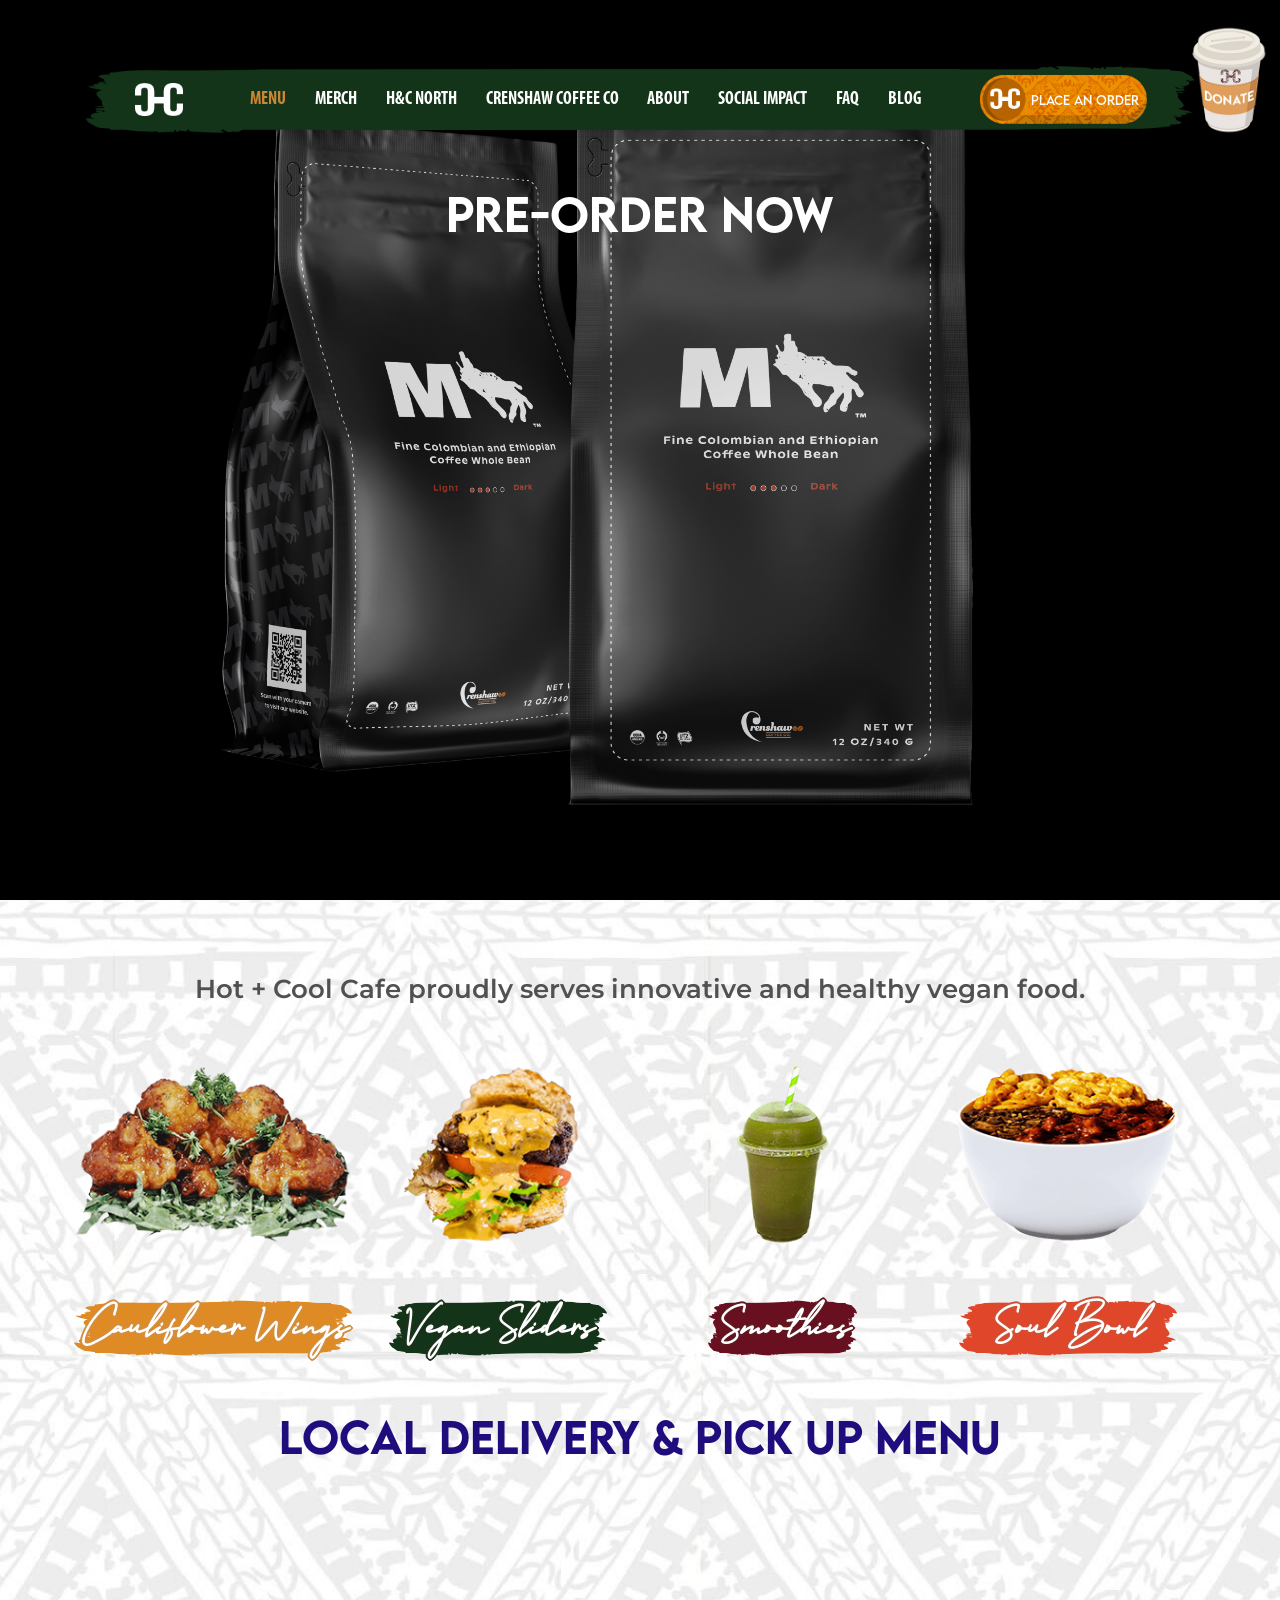
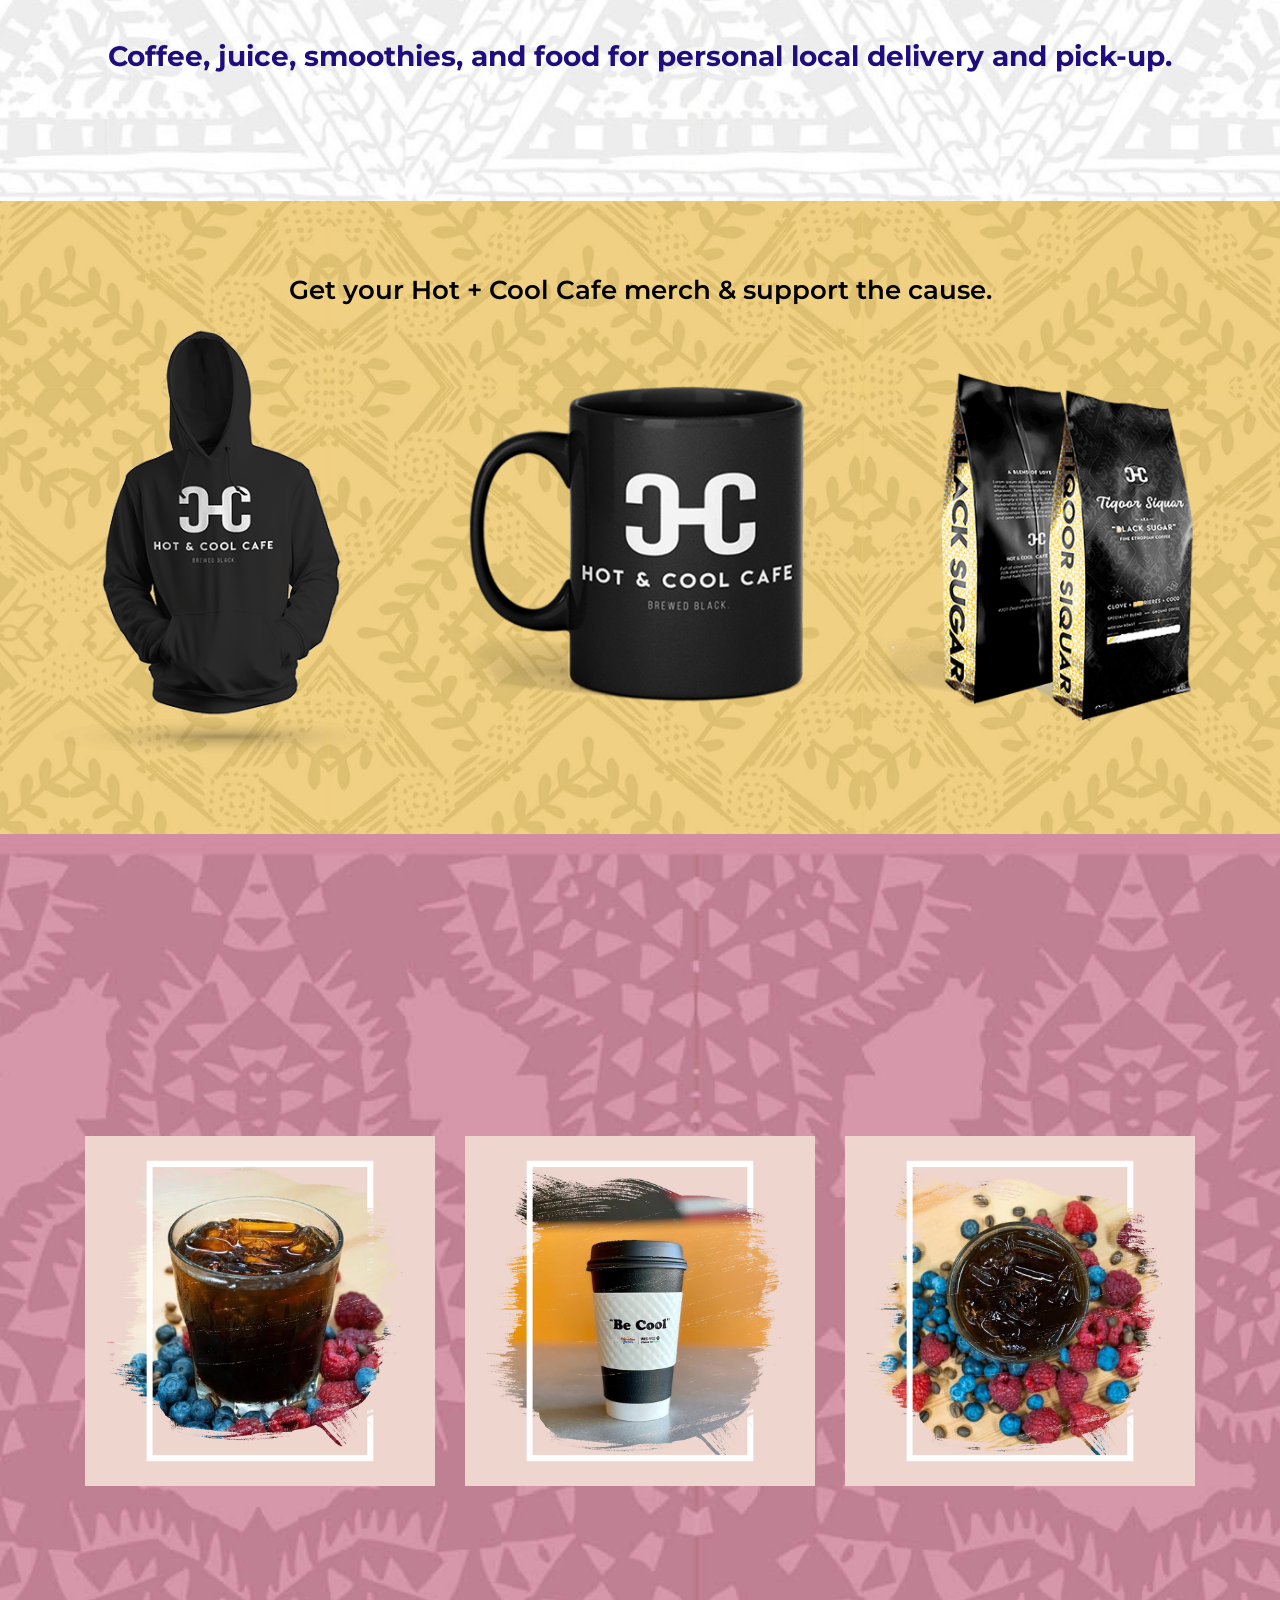
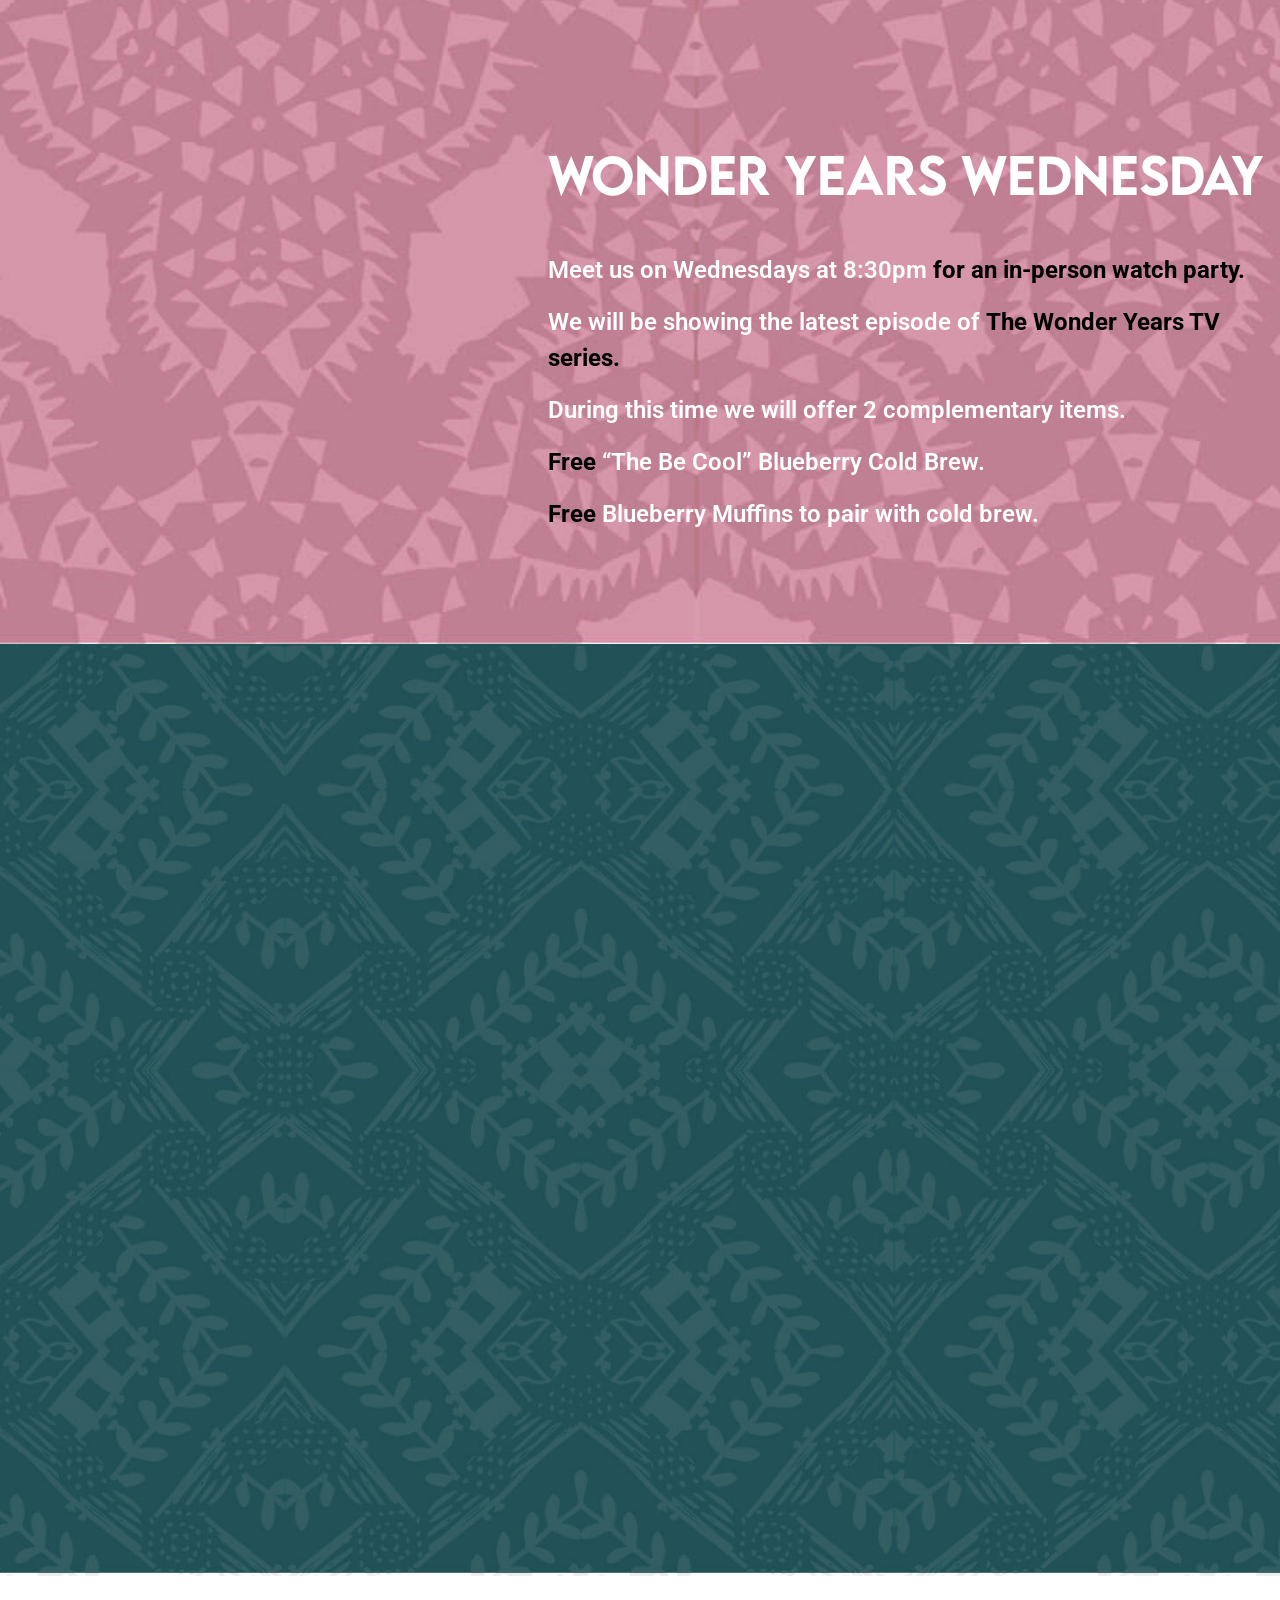
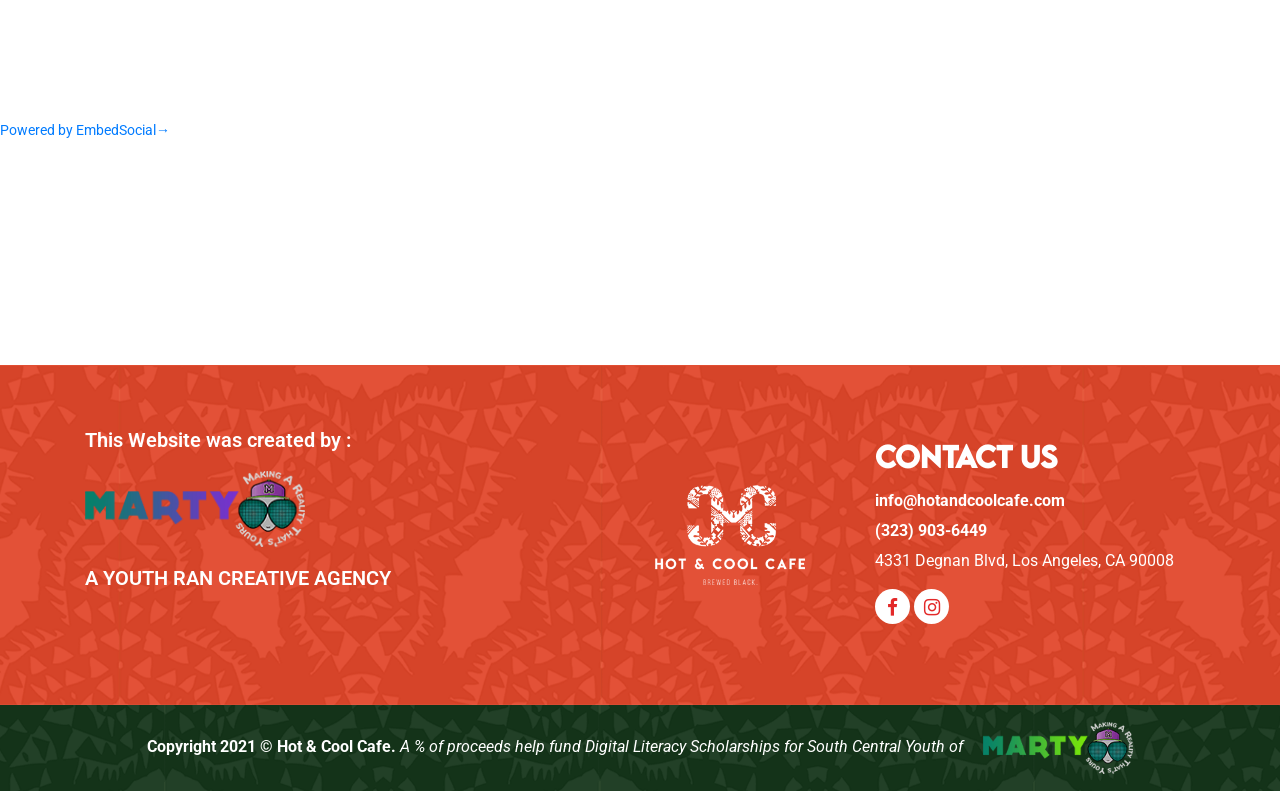
<file: index.html>
<!DOCTYPE html>
<html lang="en">
<head>
    <meta charset="UTF-8">
    <meta name="viewport" content="width=device-width, initial-scale=1">
    <meta http-equiv="Cache-control" content="no-cache, no-store, must-revalidate">
    <meta http-equiv="Pragma" content="no-cache">

    <title>Hot and Cool Cafe</title>
   
    <!--styles-->
    <link rel="stylesheet" href="assets/css/bootstrap.min.css">
    <link rel="stylesheet" href="assets/css/font-awesome.min.css">
    <link rel="stylesheet" href="assets/plugin/slick/slick.css">
    <link rel="stylesheet" href="assets/plugin/slick/slick-theme.css">
    <link rel="stylesheet" href="assets/css/aos.css">
    <link rel="stylesheet" href="assets/css/app.css?v=1.3">
    <!--end styles-->
    <link rel="shortcut icon" href="favicon.ico" type="image/x-icon">
    <link rel="apple-touch-icon" href="assets/images/apple-touch-icon.png">

</head>
<body>
<script async type="text/javascript" src="https://static.klaviyo.com/onsite/js/klaviyo.js?company_id=RwhCT3"></script>
<script
        async type="text/javascript"
        src="//static.klaviyo.com/onsite/js/klaviyo.js?company_id=RwhCT3"
></script>

<section class="home-section parallax-img" style="height: 100vh;background: url(assets/images/IMG_1203.jpg) center/cover no-repeat;" data-speed="0.5">
    <header>
        <div class="container">
            <nav class="navbar navbar-expand-lg navbar-light hc-navbar">
                <a class="navbar-brand" href="https://hotandcoolcafe.com/"><img src="assets/images/logo.png" alt="logo"></a>
                <button class="navbar-toggler" type="button" data-toggle="collapse" data-target="#navbarSupportedContent" aria-controls="navbarSupportedContent" aria-expanded="false" aria-label="Toggle navigation">
                    <i class="fa fa-bars text-white"></i>
                </button>
                <div class="collapse navbar-collapse" id="navbarSupportedContent">
                    <ul class="navbar-nav mr-auto">
                        <li class="nav-item active">
                            <a class="nav-link" target="_blank" href="https://hotandcoolcafe.square.site/">MENU</a>
                        </li>
                        <li class="nav-item">
                            <a class="nav-link" href="https://hotandcoolcafe.com/#merch">MERCH</a>
                        </li>
                        <!--                        <li class="nav-item">-->
                        <!--                            <a class="nav-link" href="/hot-cool-cafe-voting.html">VOTING</a>-->
                        <!--                        </li>-->
                        <li class="nav-item">
                            <a class="nav-link" href="https://hotandcoolcafe.com/#north">H&C NORTH</a>
                        </li>
                        <li class="nav-item">
                            <a class="nav-link" href="https://www.crenshawcoffeeco.com/" target="_blank">CRENSHAW COFFEE CO</a>
                        </li>
                        <li class="nav-item">
                            <a class="nav-link" href="about.html">ABOUT</a>
                        </li>
                        <li class="nav-item">
                            <a class="nav-link" href="about.html#social-impact">SOCIAL IMPACT</a>
                        </li>
                        <li class="nav-item ">
                            <a class="nav-link" href="faq.html">FAQ</a>
                        </li>
                        <li class="nav-item">
                            <a class="nav-link" href="blog.html">BLOG</a>
                        </li>
                        <li class="nav-item order-button" data-tilt="" data-tilt-reset="false" >
                            <a class="nav-link" target="_blank" href="https://hotandcoolcafe.square.site/">PLACE AN ORDER </a>
                        </li>
                    </ul>
                </div>
                <div class="donate-button">
                    <a href="https://www.gofundme.com/f/covid-19-seniors-and-families-in-need-meal-program" target="_blank"><img src="assets/images/H_C_donation_cup.png" alt="logo" class="img-fluid"></a>
                </div>
            </nav>
            <a href="https://www.crenshawcoffeeco.com/" target="_blank"> <h1 class="h1 text-center mt-5 bilal" style="color: #FFF" data-aos="fade-up">PRE-ORDER NOW</h1></a>

        </div>
    </header>
    <div class="home-inner-section mt-5" data-speed="0.5">
        <div class="container-fluid w-100">
            <div class="row">
                <!--<div class="col-md-6 p-0">-->
                <!--    <div class="hc-senior-image text-left" data-aos="fade-in">-->
                <!--        <img src="assets/images/senior-male.png" alt="Image" class="img-fluid">-->
                <!--    </div>-->
                <!--    <div class="hc-center-logo" data-tilt="" data-tilt-reset="false">-->
                <!--        <img src="assets/images/hc-logo.png" alt="Image" class="img-fluid">-->
                <!--    </div>-->
                <!--</div>-->
                <!--<div class="col-md-6 p-0">-->
                <!--    <div class="hc-senior-image text-right" data-aos="fade-in">-->
                <!--        <img src="assets/images/senior-women.png" alt="Image" class="img-fluid">-->
                <!--    </div>-->
                <!--</div>-->
                <!--<div class="col-12">-->
                <!--    <div class="text-center">-->
                <!--        <h4 class="para1 mb-5" data-aos="fade-in">-->
                <!--            Hot + Cool Cafe tackles <br>-->
                <!--            food inequity in South Central through our Senior Meal Program <br>-->
                <!--            and partnering with LA Community Fridges.-->
                <!--        </h4>-->
                <!--        <a href="https://www.gofundme.com/f/covid-19-seniors-and-families-in-need-meal-program" target="_blank" class="btn btn-learn-more" data-tilt="" data-tilt-reset="false" data-aos="fade-up">LEARN MORE <br>+<br> DONATE</a>-->
                <!--    </div>-->
                <!--</div>-->
            </div>
        </div>
    </div>
</section>

<section class="pro-section parallax-img" data-speed="-0.2">
    <div class="container">
        <h2 class="section-heading sh-orange heading-middle" data-aos="zoom-in">the best vegan bar food in LA! </h2>
        <p class="para1 text-center mb-5" style="color: #525050">Hot + Cool Cafe proudly serves innovative and healthy vegan food.</p>
        <div class="row pro-carousel">
            <div class="item text-center">
                <a href="https://hotandcoolcafe.square.site/product/cauliflower-wings/194" target="_blank">   <img src="assets/images/owl-slide.png" class="img-fluid" alt="slide">
                    <h4 class="mt-5 owl-orange-bg">Cauliflower Wings</h4></a>
            </div>
            <div class="item text-center">
                <a href="https://hotandcoolcafe.square.site/" target="_blank"><img src="assets/images/owl-slide2.png" class="img-fluid" alt="slide">
                    <h4 class="mt-5 owl-green-bg">Vegan Sliders</h4></a>
            </div>
            <div class="item text-center">
                <a href="https://hotandcoolcafe.square.site/product/the-garvey/193" target="_blank">   <img src="assets/images/owl-slide3.png" class="img-fluid" alt="slide">
                    <h4 class="mt-5 owl-pinkred-bg">Smoothies</h4></a>
            </div>
            <div class="item text-center">
                <a href="https://hotandcoolcafe.square.site/product/soul-bowl/4" target="_blank">     <img src="assets/images/owl-slide4.png" class="img-fluid" alt="slide">
                    <h4 class="mt-5 owl-shadered-bg">Soul Bowl</h4></a>
            </div>
        </div>
        <div class="text-center">
            <h4 class="berry-white lemonmilk-bold mb-4 navy-blue mt-5 aos-init">Local DElivery & Pick up menu</h4>
            <a href="https://hotandcoolcafe.square.site/" target="_blank" class="btn btn-place-ordered" data-tilt="" data-tilt-reset="false" data-aos="fade-up">PLACE AN ORDER</a>
            <p class="berry-white-sub navy-blue f28 mt-5">Coffee, juice, smoothies, and food for personal local delivery and pick-up.</p>
        </div>

    </div>
</section>

<section id="merch" class="merch-section parallax-img" data-speed="0.2">
    <div class="container-fluid">
        <h2 class="section-heading sh-merch heading-middle" data-aos="zoom-in">HOt & COOL MERCH </h2>
        <p class="para1 text-center" style="color: #000">Get your Hot + Cool Cafe merch & support the cause.</p>
        <div class="row">
            <div class="col-md-4">
                <a href="https://hotandcoolcafe.square.site/product/hot-and-cool-signature-unisex-hoodie/254" target="_blank" class="merch-image">
                    <img src="assets/images/coffe-hoodie.png" class="img-fluid" alt="Hot and Cool Hoodie" data-tilt-speed="1000" data-tilt data-tilt-scale="1.1" >
                </a>
            </div>
            <div class="col-md-4">
                <a href="https://hotandcoolcafe.square.site/product/hot-and-cool-signature-mug/255" target="_blank" class="merch-image">
                    <img src="assets/images/coffee-mug.png" class="img-fluid" alt="Hot and Cool Mug" data-tilt-speed="1000" data-tilt data-tilt-scale="1.1">
                </a>
            </div>
            <div class="col-md-4">
                <a href="https://hotandcoolcafe.square.site/product/hot-and-cool-black-sugar-whole-bean-coffee-bag/180" target="_blank" class="merch-image">
                    <img src="assets/images/coffee.png" class="img-fluid" alt="Hot and Cool Bag" data-tilt-speed="1000" data-tilt data-tilt-scale="1.1">
                </a>
            </div>
        </div>
    </div>
</section>

<!--<section class="checkout-section parallax-img" data-speed="0.6">-->
<!--    <div class="container">-->
<!--        <h2 class="section-heading hs-shadepink heading-middle" data-aos="zoom-in">CHECK OUT our new items! </h2>-->
<!--    </div>-->
<!--    <div class="container-fluid w-100">-->
<!--        <div class="row">-->
<!--            <div class="col-md-6 p-0 text-left">-->
<!--                <img src="assets/images/owner1.png" class="img-fluid pt-5" data-aos="fade-right" alt="Owner">-->
<!--            </div>-->
<!--            <div class="col-md-4 pt-5 align-self-center">-->
<!--                <div class="text-center">-->
<!--                    <h5 class="berry-white lemonmilk-bold mb-4" data-aos="fade-left"-->
<!--                    >THE BERRY WHITE</h5>-->
<!--                    <p class="text-white berry-white-sub" data-aos="fade-in">-->
<!--                        Cold brew <br>-->
<!--                        White chocolate <br>-->
<!--                        Blackberry syrup <br>-->
<!--                        Maple syrup <br>-->
<!--                        And whole lotta Soul-->
<!--                    </p>-->
<!--                    <a href="https://hotandcoolcafe.square.site/" target="_blank" class="btn btn-place-ordered2 mt-4" data-tilt="" data-tilt-reset="false"  data-aos="fade-up" data-aos-delay="800">Order Now</a>-->
<!--                </div>-->
<!--            </div>-->
<!--            <div class="col-md-2"></div>-->
<!--        </div>-->
<!--    </div>-->
<!--    <div class="right-side-juice">-->
<!--        <img src="assets/images/right-side-juice.png" class="img-fluid" alt="right side">-->
<!--    </div>-->
<!--</section>-->
<section class="checkout-section parallax-img py-5" data-speed="0.6">
    <div class="container">
        <h2 class="section-heading hs-shadepink heading-middle" data-aos="zoom-in">NEW DRINK ALERT!!</h2>
    </div>
    <div class="container">
        <div class="row">

            <!-- <div class="col-md-6 p-0 text-left">
                <img src="assets/images/owner1.png" class="img-fluid pt-5" data-aos="fade-right" alt="Owner">
            </div> -->

            <div class="col-md-12 pt-5 align-self-center">
                <div class="text-center">
                    <!-- <h5 class="berry-white lemonmilk-bold mb-4" data-aos="fade-left"
                    >THE BERRY WHITE</h5> -->
                    <p class="para2" data-aos="fade-in">
                        We proudly introduce THE BE COOL, A Blueberry Cold Brew celebrating THE WONDER YEARS. It’s Cold Brew Coffee infused with Blueberries and Raspberries. The Be Cool is hands down is the coolest cold brew coffee on the planet.
                    </p>
                    <div class="row">
                        <div class="col-md-4 mt-2">
                            <a href="#" class="merch-image">
                                <img src="assets/images/cup-1.jpg" class="img-fluid drink-images" alt="Hot and Cool Hoodie" data-tilt-speed="1000" data-tilt="" data-tilt-scale="1.1" style="will-change: transform; transform: perspective(300px) rotateX(0deg) rotateY(0deg);">
                            </a>
                        </div>
                        <div class="col-md-4 mt-2">
                            <a href="#"  class="merch-image">
                                <img src="assets/images/cup-2.jpg" class="img-fluid drink-images" alt="Hot and Cool Mug" data-tilt-speed="1000" data-tilt="" data-tilt-scale="1.1" style="will-change: transform; transform: perspective(300px) rotateX(0deg) rotateY(0deg);">
                            </a>
                        </div>
                        <div class="col-md-4 mt-2">
                            <a href="#"  class="merch-image">
                                <img src="assets/images/cup-3.jpg" class="img-fluid drink-images" alt="Hot and Cool Bag" data-tilt-speed="1000" data-tilt="" data-tilt-scale="1.1">
                            </a>
                        </div>
                    </div>
                    <div class="mt-4">
                    <a href="https://hotandcoolcafe.square.site/" target="_blank" class="btn btn-place-ordered2 mt-5" data-tilt="" data-tilt-reset="false"  data-aos="fade-up" data-aos-delay="800">Order Now</a>
                        </div>
<!--                    <div class="row m-5">-->

<!--                        <div class="col-md-12">-->
<!--                            <div class="row mt-4">-->
<!--                                <div class="col-md-12 text-center">-->
<!--                                    <img src="assets/images/party.png" alt="">-->
<!--                                    <h1 class="wonder_heading mt-5 text-white">“Wonder Years Wednesday.” </h1>-->
<!--                                    <p class="mt-4 font-20 text-white">-->
<!--                                        Meet us on Wednesdays at 8:30pm for an in-person watch party.-->
<!--                                    </p>-->
<!--                                </div>-->
<!--                                    </div>-->
<!--                                </div>-->

<!--                            </div>-->


                    </div>
<!--                    <h5 class="time-heading aos-init aos-animate aos-init aos-animate mt-3 py-5 font-weight-normal">Catch us on the Season Premiere episode of The Wonder Years on ABC and Hulu.</h5>-->
                </div>
            </div>
    </div>
    <div class="container-fluid">
        <div class="row pt-5 pb-5 d-flex align-items-center">
<!--            <div class="col-md-3 p-0 text-left mb-sm-mob">-->
<!--                <img src="assets/images/party.png" class="img-fluid aos-init aos-animate" data-tilt="" data-tilt-axis="y" data-aos="fade-in" alt="Window" style="will-change: transform; transform: perspective(300px) rotateX(0deg) rotateY(0deg);">-->
<!--            </div>-->
<!--            <div class="col-md-6 p-0 text-center aos-init aos-animate" data-aos="fade-in">-->
<!--                <h3 class="hc-orange-heading text-uppercase text-white">“Wonder Years Wednesday.” </h3>-->
<!--                <p class="para2">Meet us on Wednesdays at 8:30pm <span class="font-weight-bold text-dark">for an in-person watch party.</span></p>-->
<!--                <p class="para2">We will be showing the latest episode of  <span class="font-weight-bold text-dark">The Wonder Years TV series.</span></p>-->
<!--                <p class="para2">During this time we will offer 2 complementary items.</p>-->
<!--                <p class="para2"> <span class="font-weight-bold text-dark">Free</span> “The Be Cool” Blueberry Cold Brew </p>-->
<!--                <p class="para2"> <span class="font-weight-bold text-dark">Free</span> Blueberry Muffins to pair with cold brew </p>-->


<!--&lt;!&ndash;                <h5 class="time-heading">Open everyday 7AM-9PM.</h5>&ndash;&gt;-->
<!--            </div>-->
<!--            <div class="col-md-3 p-0 text-right mt-sm-mob">-->
<!--                <img src="assets/images/party-2.png" class="img-fluid aos-init aos-animate" data-tilt="" data-tilt-axis="y" data-aos="fade-in" alt="Window" style="will-change: transform; transform: perspective(300px) rotateX(0deg) rotateY(0deg);">-->
<!--            </div>-->
            <div class="col-md-5 text-center">
                <img src="assets/images/party.png" class="img-fluid aos-init aos-animate" data-tilt="" data-tilt-axis="y" data-aos="fade-in" alt="Window" style="will-change: transform; transform: perspective(300px) rotateX(0deg) rotateY(0deg);">
                </div>
            <div class="col-md-7">
                <h3 class="hc-orange-heading text-uppercase text-white wonders_heading mt-5">Wonder Years Wednesday</h3>
                               <div class="mt-5">
                                <p class="text-white font-24">Meet us on Wednesdays at 8:30pm <span class="font-weight-bold text-black">for an in-person watch party.</span></p>
                                <p class="text-white font-24">We will be showing the latest episode of  <span class="font-weight-bold text-black">The Wonder Years TV series.</span></p>
                                <p class="text-white font-24">During this time we will offer 2 complementary items.</p>
                                <p class="text-white font-24"> <span class="font-weight-bold text-black">Free</span> “The Be Cool” Blueberry Cold Brew. </p>
                                <p class="text-white font-24"> <span class="font-weight-bold text-black">Free</span> Blueberry Muffins to pair with cold brew. </p>
                               </div>
            </div>
        </div>
    </div>

    <!-- <div class="right-side-juice">
        <img src="assets/images/be_cool.png" class="img-fluid" alt="right side">
    </div>
    <div class="left-side-juice">
        <img src="assets/images/custom_cup.png" class="img-fluid" alt="right side">
    </div> -->
</section>
<section id="north" class="green-section parallax-img" data-speed="0.2">
    <div class="container">
        <h2 class="section-heading hs-grey heading-middle" data-aos="zoom-in">We HAVE A SECOND LOCATION! </h2>
    </div>
    <div class="container-fluid w-100 pt-5">
        <div class="row pt100">
            <div class="col-md-4 p-0 text-left mb-sm-mob">
                <img src="assets/images/green-left-side.png" class="img-fluid" data-tilt="" data-tilt-axis="y" data-aos="fade-in" alt="Window">
            </div>
            <div class="col-md-4 p-0 text-center" data-aos="fade-in">
                <h3 class="hc-orange-heading text-uppercase">HOT & COOL NORTH</h3>
                <p class="para2">Black owned <br>
                    & operated.
                </p>
                <p class="para2">
                    With delicious coffee & tasty <br> pastries, you’ll definitely <br>
                    want to stop by today.
                </p>
                <h5 class="time-heading">Open everyday 7AM-9PM.</h5>
            </div>
            <div class="col-md-4 p-0 text-right mt-sm-mob">
                <img src="assets/images/green-right-side.png" class="img-fluid"  data-tilt="" data-tilt-axis="y" data-aos="fade-in" alt="Window">
            </div>
        </div>
        <div class="text-center">
            <a href="https://hotandcoolcafe.square.site/" target="_blank" class="btn btn-place-ordered3 mt-5 mb-5" data-aos="fade-up" data-tilt="" data-tilt-reset="false">ORDER from <br>
                H&C NORTH</a>
            <h5 class="time-heading" data-aos="fade-in">6606 Variel Ave #123, Canoga Park, CA 91303</h5>
        </div>
    </div>
</section>
<section class="instagram-section pt-5 pb-5">
    <div class="container">
        <h3 class="hc-orange-heading text-black text-uppercase text-center mb-5" data-aos="fade-up">Follow us on instagram</h3>
    </div>
    <div class="embedsocial-hashtag" data-ref="21031575f3ce239226aa58a61474171201387817" ><a class="feed-powered-by-es" href="https://embedsocial.com/social-media-aggregator/" target="_blank" title="Powered by EmbedSocial">Powered by EmbedSocial<span>→</span></a></div><script>(function(d, s, id){var js; if (d.getElementById(id)) {return;} js = d.createElement(s); js.id = id; js.src = "https://embedsocial.com/cdn/ht.js"; d.getElementsByTagName("head")[0].appendChild(js);}(document, "script", "EmbedSocialHashtagScript"));</script>
    <div class="container text-center mt-5" data-aos="fade-in">
        <a href="https://www.instagram.com/hotandcoolcafe" target="_blank" class="btn btn-insta btn-lg" data-tilt="" > View US
            <br> On Instagram
        </a>
    </div>
</section>

<footer class="hc-footer">
    <div class="hc-footer-left">
        <div class="container">
            <div class="row">
                <div class="col-md-6">
                    <div class="mb-custom">
                        <p class="hc-footer-text text-white mb-3">This Website was created by :</p>
                        <a href="https://marty.world/" target="_blank">
                            <img src="assets/images/marty-logo.png" class="img-fluid mb-3" width="220" alt="logo">
                        </a>
                        <p class="hc-footer-text text-white">A YOUTH RAN CREATIVE AGENCY</p>
                    </div>
                </div>
                <div class=""></div>
                <div class="col-md-6">
                    <div class="hc-footer-right">
                        <div class="hc-footer-right-l">
                            <a href="https://hotandcoolcafe.com/">
                                <img src="assets/images/green-logo.png" class="img-fluid" width="150" alt="LOGO">
                            </a>
                        </div>
                        <div class="hc-footer-right-r">
                            <h3 class="font-weight-bold mb-3 lemonmilk-bold">CONTACT US</h3>
                            <p class="font-weight-bold"><a href="mailto:info@hotandcoolcafe.com">info@hotandcoolcafe.com</a></p>
                            <p class="font-weight-bold"><a href="tel:(323) 903-6449">(323) 903-6449</a></p>
                            <p class="m-0">4331 Degnan Blvd, Los Angeles, CA 90008</p>
                            <p class="mt-3 social_media">
                                <a href="https://www.facebook.com/hotandcoolcafe" target="_blank"><i class="fa fa-facebook"></i></a>
                                <a href="https://www.instagram.com/hotandcoolcafe/" target="_blank"><i class="fa fa-instagram"></i></a>
                            </p>
                        </div>
                    </div>
                </div>
            </div>
        </div>
    </div>

    <a id='qodef-back-to-top' href='#'>
        <svg width="13.148px" height="72.091px" viewBox="0 0 13.148 72.091">
            <path class="qodef-btt-part qodef-btt-p" d="M8.464,7.163h4.509V9.8H0.176V4.808c0-0.961,0.176-1.806,0.527-2.536s0.851-1.291,1.499-1.683S3.586,0,4.412,0   c1.254,0,2.243,0.429,2.966,1.288s1.085,2.046,1.085,3.564V7.163z M6.328,7.163V4.808c0-0.697-0.164-1.229-0.492-1.595   S5.039,2.663,4.43,2.663c-0.627,0-1.134,0.185-1.521,0.554S2.323,4.096,2.312,4.746v2.417H6.328z"/>
            <rect class="qodef-btt-part qodef-btt-line" x="5.574" y="17.412" width="2" height="27"/>
            <path class="qodef-btt-part qodef-btt-o" d="M6.864,50.258c1.26,0,2.364,0.223,3.313,0.668s1.682,1.083,2.197,1.912s0.773,1.78,0.773,2.852  c0,1.061-0.255,2.007-0.765,2.839s-1.238,1.477-2.184,1.934s-2.035,0.688-3.265,0.694H6.302c-1.26,0-2.369-0.227-3.327-0.681  s-1.693-1.096-2.206-1.925S0,56.774,0,55.708s0.256-2.014,0.769-2.843s1.248-1.471,2.206-1.925s2.064-0.681,3.318-0.681H6.864z   M6.284,52.93c-1.342,0-2.361,0.24-3.059,0.721S2.18,54.817,2.18,55.708c0,0.885,0.344,1.567,1.033,2.048s1.698,0.724,3.028,0.729  h0.624c1.307,0,2.32-0.24,3.041-0.721s1.081-1.172,1.081-2.074c0-0.885-0.347-1.564-1.042-2.039s-1.707-0.715-3.037-0.721H6.284z"/>
            <path class="qodef-btt-part qodef-btt-t" d="M2.312,61.667v3.92h10.661v2.637H2.312v3.867H0.176V61.667H2.312z"/>
        </svg>
    </a>
</footer>
<div class="hc-footer-copyright text-center">
    <div class="container">
        <p class="m-0"><strong>Copyright 2021 &copy; Hot & Cool Cafe.</strong> <span class="font-italic">A % of proceeds help fund Digital Literacy Scholarships for South Central Youth of </span><a href="https://marty.world/" target="_blank"><img src="assets/images/marty-logo1.png" alt="logo" class="img-fluid ml-3"></a></p>
    </div>
</div>






<!--Script Files-->
<script src="assets/js/jquery-v3.3.1.min.js"></script>
<script src="assets/js/popper-min.js"></script>
<script src="assets/js/bootstrap.min.js"></script>
<script src="assets/js/tilt.jquery.js"></script>
<script src="assets/plugin/slick/slick.js"></script>
<script src="https://apps.elfsight.com/p/platform.js" defer></script>
<script src="assets/js/aos.js"></script>
<script src="assets/plugin/jarallax/dist/jarallax.min.js"></script>
<script src="assets/js/app.js"></script>
<!--End-->
<script>
    var btn = $('#qodef-back-to-top');

    $(window).scroll(function() {
        if ($(window).scrollTop() > 800) {
            btn.addClass('show');
        } else {
            btn.removeClass('show');
        }
    });

    btn.on('click', function(e) {
        e.preventDefault();
        $('html, body').animate({scrollTop:0}, '300');
    });


</script>
</body>
</html>
</file>
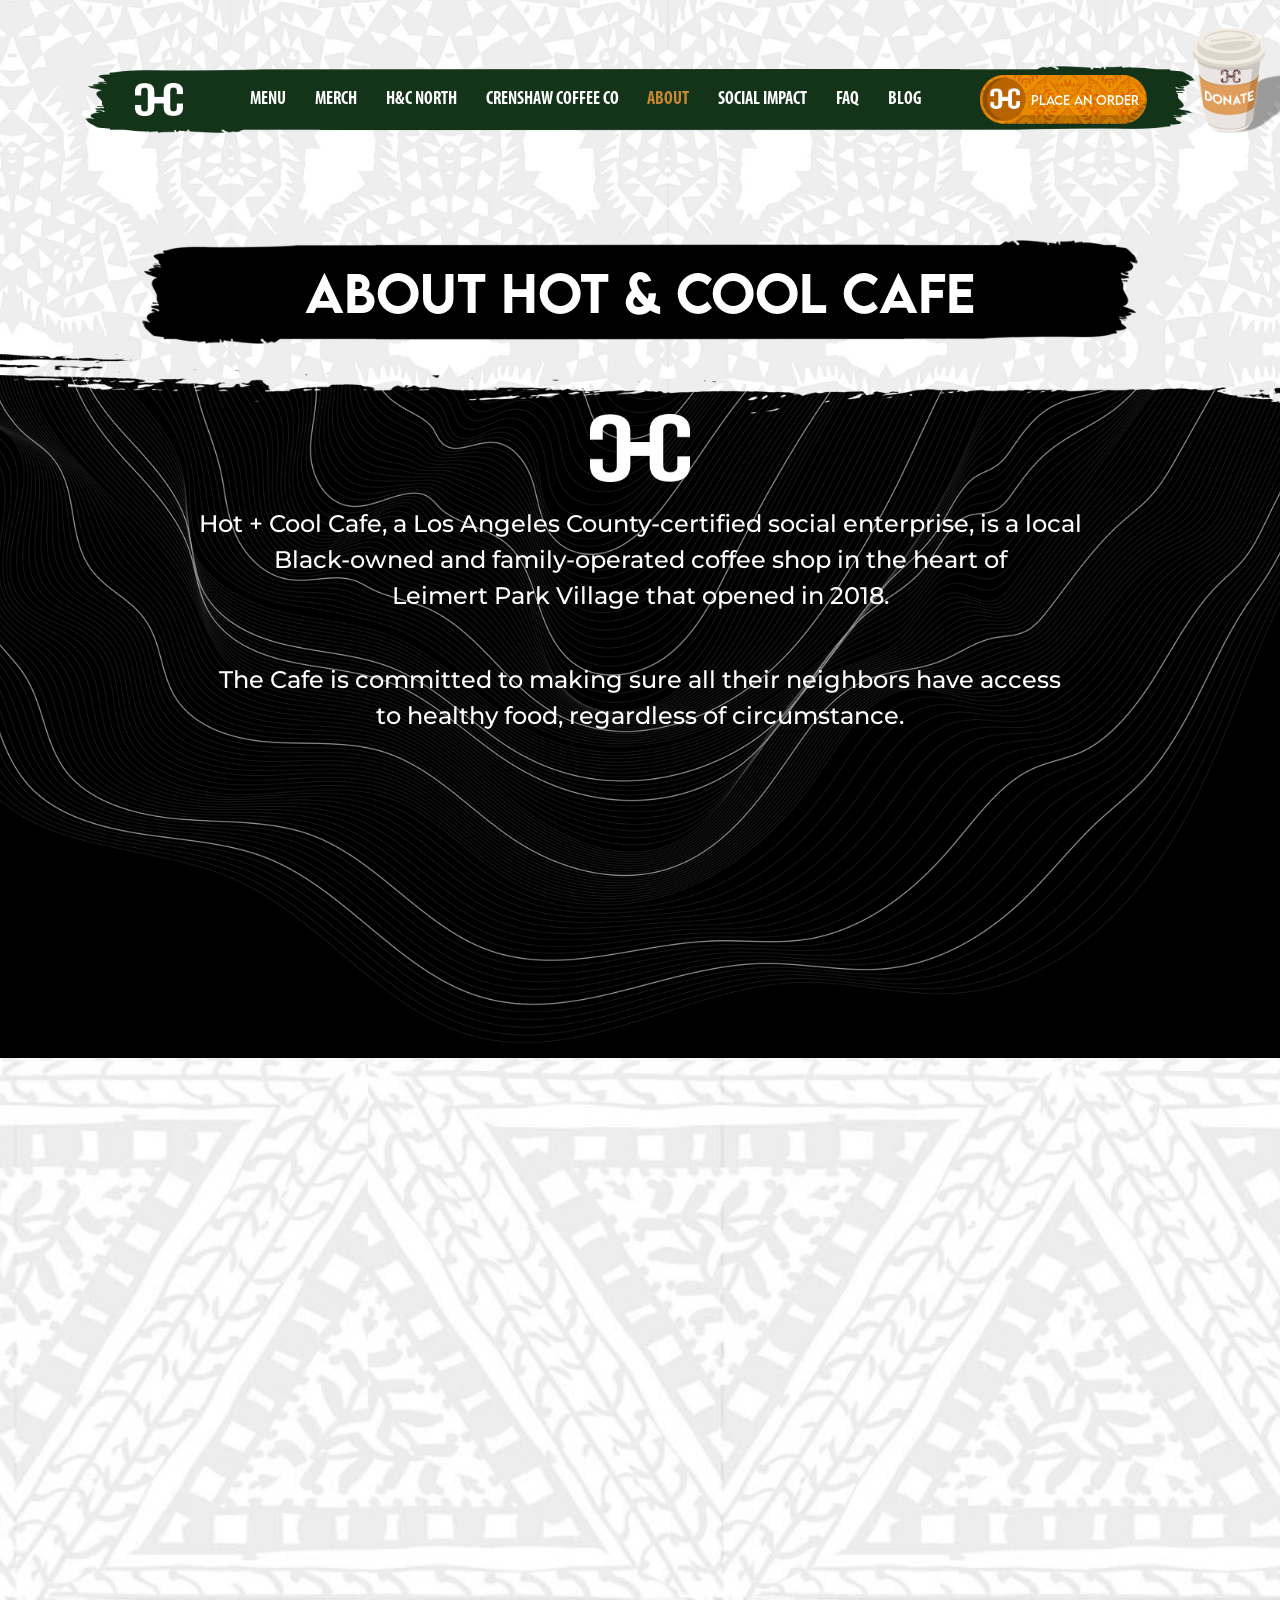
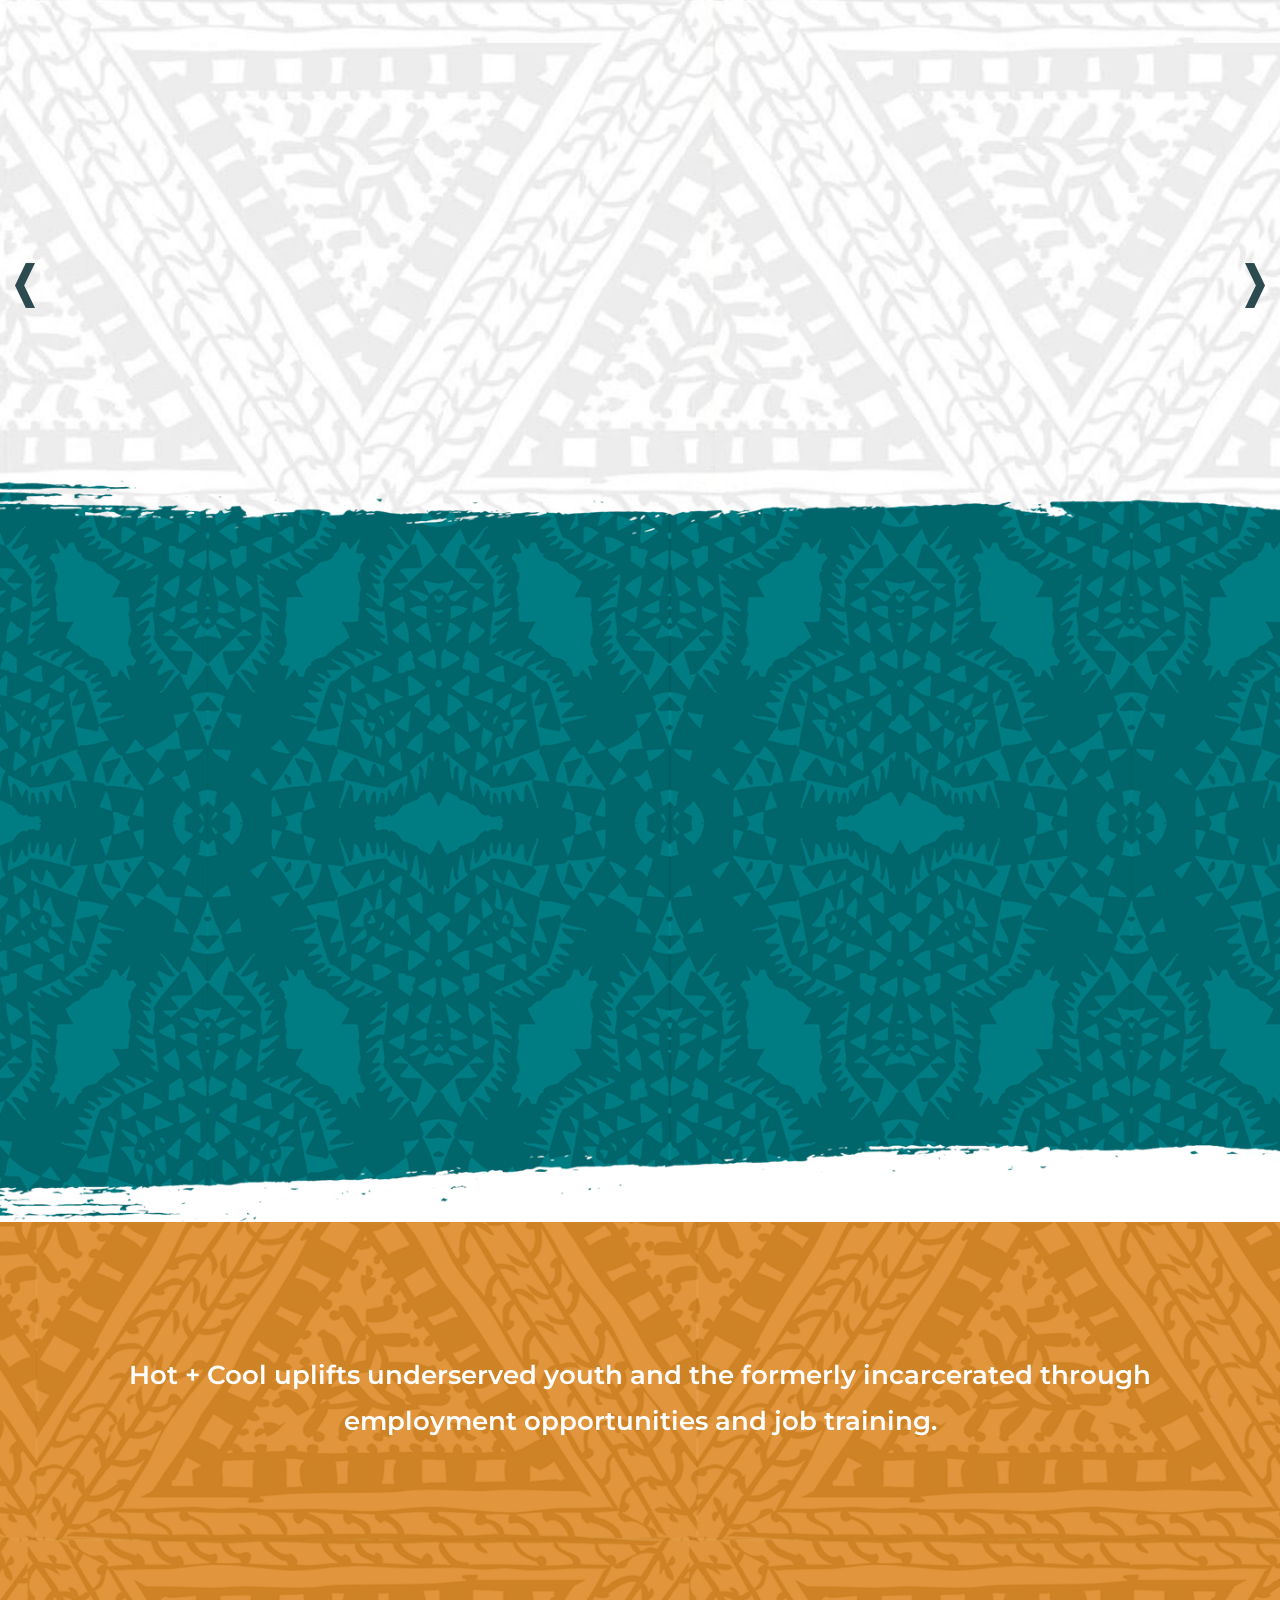
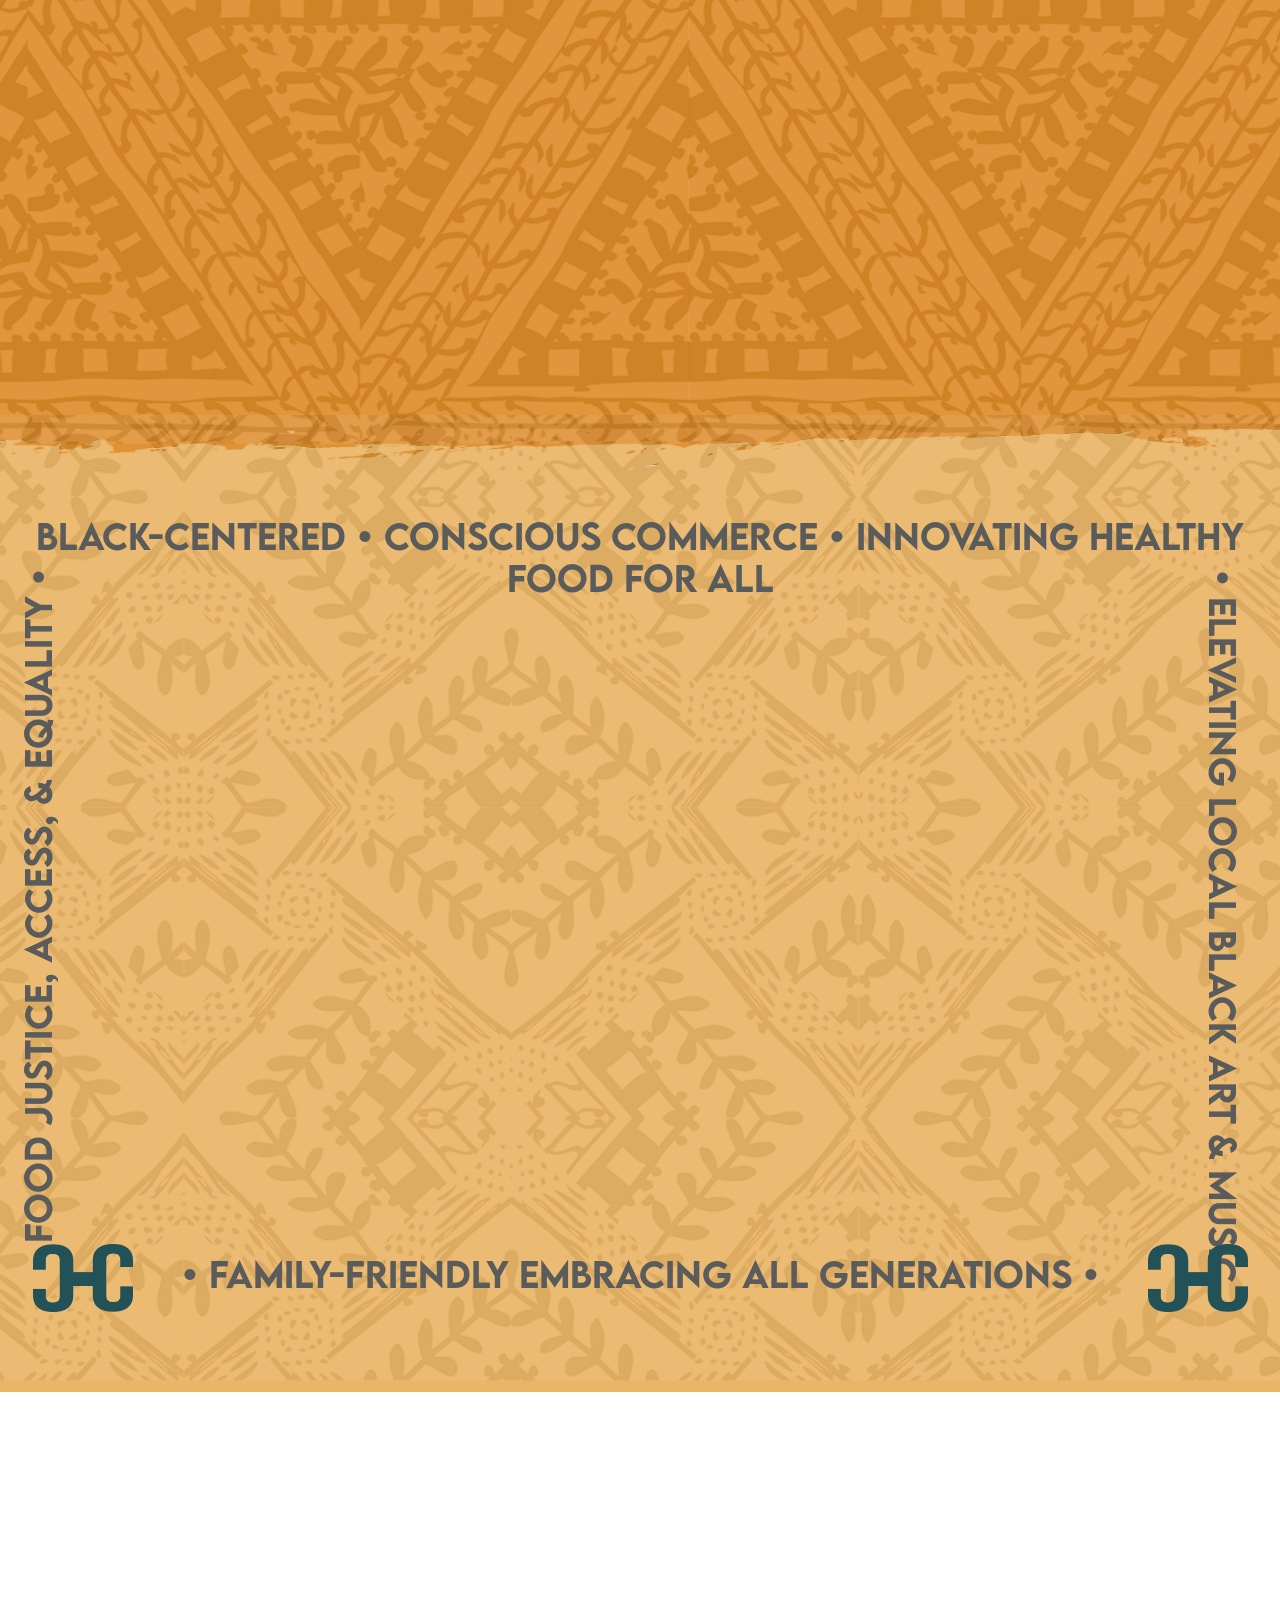
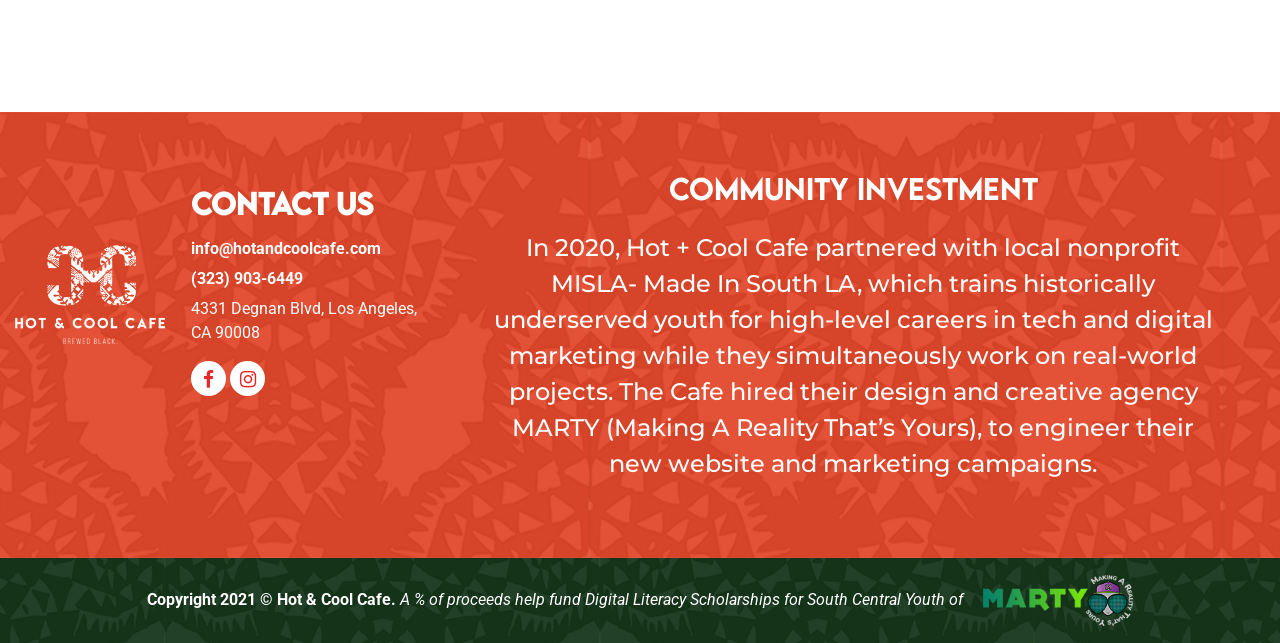
<file: about.html>
<!DOCTYPE html>
<html lang="en">
<head>
    <meta charset="UTF-8">
    <meta name="viewport" content="width=device-width,initial-scale=1,user-scalable=yes">
    <title>Hot and Cool Cafe - About Us</title>
    <meta name="description" content="">
    <meta name="keywords" content="Hot and Cool Cafe">
    <meta name="author" content="Marty World">
    <!--styles-->
    <link rel="stylesheet" href="assets/css/bootstrap.min.css">
    <link rel="stylesheet" href="assets/css/font-awesome.min.css">
    <link rel="stylesheet" href="assets/plugin/slick/slick.css">
    <link rel="stylesheet" href="assets/plugin/slick/slick-theme.css">
    <link rel="stylesheet" href="assets/css/aos.css">
    <link rel="stylesheet" href="assets/css/app.css">
    <!--end styles-->
    <link rel="shortcut icon" href="favicon.ico" type="image/x-icon">
    <link rel="apple-touch-icon" href="assets/images/apple-touch-icon.png">
</head>
<body class="about-page">
<section class="about-header-section">
    <header>
        <div class="container">
            <nav class="navbar navbar-expand-lg navbar-light hc-navbar">
                <a class="navbar-brand" href="https://hotandcoolcafe.com/"><img src="assets/images/logo.png" alt="logo"></a>
                <button class="navbar-toggler" type="button" data-toggle="collapse" data-target="#navbarSupportedContent" aria-controls="navbarSupportedContent" aria-expanded="false" aria-label="Toggle navigation">
                    <i class="fa fa-bars text-white"></i>
                </button>
                <div class="collapse navbar-collapse" id="navbarSupportedContent">
                    <ul class="navbar-nav mr-auto">
                        <li class="nav-item">
                            <a class="nav-link" target="_blank" href="https://hotandcoolcafe.square.site/">MENU</a>
                        </li>
                        <li class="nav-item">
                            <a class="nav-link" href="https://hotandcoolcafe.com/#merch">MERCH</a>
                        </li>
                        <li class="nav-item">
                            <a class="nav-link" href="https://hotandcoolcafe.com/#north">H&C NORTH</a>
                        </li>
                                      <li class="nav-item">
                            <a class="nav-link" href="https://www.crenshawcoffeeco.com/" target="_blank">CRENSHAW COFFEE CO</a>
                        </li>
                        <li class="nav-item active">
                            <a class="nav-link" href="about.html">ABOUT</a>
                        </li>
                        <li class="nav-item">
                            <a class="nav-link" href="about.html#social-impact">SOCIAL IMPACT</a>
                        </li>
                        <li class="nav-item ">
                            <a class="nav-link" href="faq.html">FAQ</a>
                        </li>
                        <li class="nav-item">
                            <a class="nav-link" href="blog.html">BLOG</a>
                        </li>
                        <li class="nav-item order-button" data-tilt="" data-tilt-reset="false" >
                            <a class="nav-link" target="_blank" href="https://hotandcoolcafe.square.site/">PLACE AN ORDER </a>
                        </li>
                    </ul>
                </div>
                <div class="donate-button">
                    <a href="https://www.gofundme.com/f/covid-19-seniors-and-families-in-need-meal-program" target="_blank"><img src="assets/images/H_C_donation_cup.png" alt="logo" class="img-fluid"></a>
                </div>
            </nav>

        </div>
    </header>
    <div class="container">
        <div style="padding: 100px 0 0">
            <h2 class="section-heading hs-about" data-aos="zoom-in">About HOT & COOL Cafe </h2>
        </div>
    </div>
</section>
<section class="about-section">
    <div class="container text-center">
        <img src="assets/images/logo.png" alt="Logo" width="100" class="img-fluid mb-4" data-aos="zoom-in">
        <p class="para3 mb-5 text-white" data-aos="fade-in">
            Hot + Cool Cafe, a Los Angeles County-certified social enterprise, is a local <br> Black-owned and family-operated coffee shop in the heart of
            <br>
            Leimert Park Village that opened in 2018.
        </p>
        <p class="para3 mb-5 text-white" data-aos="fade-in">
            The Cafe is committed to making sure all their neighbors have access <br>
            to healthy food, regardless of circumstance.
        </p>
        <p class="para3 mb-0 text-white" data-aos="fade-in">
            Owners Tony Jolly and Tina Amin <br>
            intentionally chose Leimert Park <br>
            as the location for their vegan cafe <br>
            in what has historically been a food desert <br>
            for convenient, healthy food choices <br>
            in South Central.
        </p>
    </div>
    <div class="white-box">
        <div class="img_left"><img src="assets/images/about-left.png" class="img-fluid" data-aos="fade-right" alt="H&CC"></div>
        <div class="img_right"><img src="assets/images/about-right.png" class="img-fluid" data-aos="fade-left" alt="H&CC"></div>
    </div>
</section>
<section class="social-section" id="social-impact">
    <div class="container-fluid text-center mb-5">
        <img src="assets/images/center-social.png" width="1100" alt="Social"  data-aos="zoom-in" class="img-fluid center-social-mt">
    </div>
    <div class="container">
        <h2 class="section-heading hs-social mb-5" data-aos="zoom-in">Social Impact</h2>
        <div class="row social-impact-slider">
            <div class="col-md-12">
                <div class="row align-items-center">
                    <div class="col-lg-5 col-md-6">
                        <img src="assets/images/slide-left.png" alt="Slide" class="img-fluid mb-3" data-aos="fade-left">
                    </div>
                    <div class="col-lg-7 col-md-6">
                        <p class="para4" data-aos="fade-right">
                            Hot + Cool served as a 2020 Voting location, providing voters with a safe, neighborhood location to engage in our democratic process.
                        </p>
                    </div>
                </div>
            </div>
            <div class="col-md-12">
                <div class="row align-items-center">
                    <div class="col-lg-5 col-md-6">
                        <img src="assets/images/slide-left2.png" alt="Slide" class="img-fluid mb-3" data-aos="fade-left">
                    </div>
                    <div class="col-lg-7 col-md-6">
                        <p class="para4" data-aos="fade-right">
                            Hot + Cool Cafe utilizes their venue to share music, tackle social justice issues, and discuss ways to improve the quality of life for residents of Leimert Park.
                        </p>
                    </div>
                </div>
            </div>
            <div class="col-md-12">
                <div class="row align-items-center">
                    <div class="col-lg-5 col-md-6">
                        <img src="assets/images/slide-left3.png" alt="Slide" class="img-fluid mb-3" data-aos="fade-left">
                    </div>
                    <div class="col-lg-7 col-md-6">
                        <p class="para4" data-aos="fade-right">
                            Hot + Cool tackles food inequity <br>
                            in South LA through their <br>
                            Senior Meal Program.
                        </p>
                    </div>
                </div>
            </div>
            <div class="col-md-12">
                <div class="row align-items-center">
                    <div class="col-lg-5 col-md-6">
                        <img src="assets/images/slide-left4.png" alt="Slide" class="img-fluid mb-3" data-aos="fade-left">
                    </div>
                    <div class="col-lg-7 col-md-6">
                        <p class="para4" data-aos="fade-right">
                            Owner Anthony Jolly and the cafe have been recognized by Governor Newsom and Los Angeles Mayor Eric Garcetti. Jolly turned Hot + Cool into a
                            community kitchen providing thousands of meals to senior citizens and those negatively economically impacted by COVID-19.
                        </p>
                    </div>
                </div>
            </div>
            <div class="col-md-12">
                <div class="row align-items-center">
                    <div class="col-lg-5 col-md-6">
                        <img src="assets/images/slide-left5.png" alt="Slide" class="img-fluid mb-3" data-aos="fade-left">
                    </div>
                    <div class="col-lg-7 col-md-6">
                        <p class="para4" data-aos="fade-right">
                            Hot + Cool tackles food inequity by partnering with LA Community Fridges, including the Leimert Park Community fridge).
                         </p>
                    </div>
                </div>
            </div>
        </div>
    </div>
</section>

<section class="enterprise-section">
    <div class="container text-center">
        <p class="para2 text-white" data-aos="fade-in">
            As a certified social enterprise, Hot + Cool Cafe’s mission <br>
            is to ensure that South Central communities have access to Black-centered arts and culture, delicious, plant-based food, and employment opportunities
            <br>
            and training, regardless of circumstance.
        </p>

        <p class="para2 text-white" data-aos="fade-in">
            The core of their business thrives on community building and togetherness.
        </p>
        <p class="para2 text-white" data-aos="fade-in">
        Hot + Cool proudly serves coffee carefully selected <br>
            and roasted by its founders, as well as hand-blended teas.
        </p>
        <p class="para2 text-white" data-aos="fade-in">
            People from all walks of life come together at Hot + Cool Cafe to enjoy delicious food, coffee, music, and conversation.
        </p>
    </div>
</section>
<section class="orange-center-section">
    <div class="container text-center">
        <a href="https://www.gofundme.com/f/covid-19-seniors-and-families-in-need-meal-program" target="_blank" class="btn btn-donate-now2 heading-middle" data-tilt="" data-tilt-reset="false" data-aos="fade-up">DONATE & SUPPORT</a>
        <p class="para2 text-white">
            Hot + Cool uplifts underserved youth and the formerly incarcerated through employment opportunities and job training.
        </p>
        <img src="assets/images/center-social2.png" alt="image" class="img-fluid" data-aos="zoom-in">
    </div>
</section>

<section class="black-center-section" data-speed="0.1">
    <div class="container-fluid text-center">
        <h2 class="mb-4">Black-centered • Conscious commerce • Innovating healthy food for all</h2>
        <h2 class="mb-5 h2-rotate"> Food justice, access, & equality •</h2>
        <h2 class="h2-rotate-right">• Elevating local Black art & music</h2>
        <img src="assets/images/about_social-impact.png" class="img-fluid mb-5 p-05" data-aos="zoom-in" width="730" alt="Center">
        <div class="row">
            <div class="col-md-12">
                <div class="row align-items-center justify-content-center">
                    <img src="assets/images/logo-green.png" class="img-fluid mr-5 d-sm-n" width="100" alt="Center">
                    <h2>• Family-friendly embracing all generations •</h2>
                    <img src="assets/images/logo-green.png" class="img-fluid d-sm-p" width="100" alt="Center">
                </div>
            </div>
        </div>
    </div>
</section>

<section class="instagram-section pt-5 pb-5">
    <div class="container">
        <h3 class="hc-orange-heading text-black text-uppercase text-center mb-5" data-aos="fade-up">Follow us on instagram</h3>
    </div>

<div class="elfsight-app-ce0f823a-f211-4721-970a-1f5df2b9372b"></div>

    <div class="container text-center mt-5" data-aos="fade-in">
        <a href="https://www.instagram.com/hotandcoolcafe" target="_blank" class="btn btn-insta btn-lg" data-tilt="" > View US
            <br> On Instagram
        </a>
    </div>
</section>

<footer class="hc-footer">
    <div class="hc-footer-left">
        <div class="container-fluid">
            <div class="row">
                <div class="col-lg-4 col-md-6">
                    <div class="hc-footer-right">
                        <div class="hc-footer-right-l">
                            <a href="https://hotandcoolcafe.com/">
                                <img src="assets/images/green-logo.png" class="img-fluid" width="150" alt="LOGO">
                            </a>
                        </div>
                        <div class="hc-footer-right-r">
                            <h3 class="font-weight-bold mb-3 lemonmilk-bold">CONTACT US</h3>
                            <p class="font-weight-bold"><a href="mailto:info@hotandcoolcafe.com">info@hotandcoolcafe.com</a></p>
                            <p class="font-weight-bold"><a href="tel:(323) 903-6449">(323) 903-6449</a></p>
                            <p class="m-0">4331 Degnan Blvd, Los Angeles, CA 90008</p>
                            <p class="mt-3 social_media">
                                <a href="https://www.facebook.com/hotandcoolcafe" target="_blank"><i class="fa fa-facebook"></i></a>
                                <a href="https://www.instagram.com/hotandcoolcafe/" target="_blank"><i class="fa fa-instagram"></i></a>
                            </p>
                        </div>
                    </div>
                </div>
                <div class="col-lg-8 col-md-6 text-center">
                    <h3 class="hc-footer-heading text-white mb-4">
                        COMMUNITY INVESTMENT
                    </h3>
                    <p class="hc-footer-para">
                        In 2020, Hot + Cool Cafe partnered with local nonprofit
                        MISLA- Made In South LA, which trains historically underserved youth for high-level careers in tech and digital marketing while they simultaneously work on real-world projects. The Cafe hired their design and creative agency MARTY (Making A Reality That’s Yours), to engineer their new website and marketing campaigns.
                    </p>
                </div>
            </div>
        </div>
    </div>
</footer>
<div class="hc-footer-copyright text-center">
    <div class="container">
        <p class="m-0"><strong>Copyright 2021 &copy; Hot & Cool Cafe.</strong> <span class="font-italic">A % of proceeds help fund Digital Literacy Scholarships for South Central Youth of </span><a href="https://marty.world/" target="_blank"><img src="assets/images/marty-logo1.png" alt="logo" class="img-fluid ml-3"></a></p>
    </div>
</div>


<!--Script Files-->
<script src="assets/js/jquery-v3.3.1.min.js"></script>
<script src="assets/js/popper-min.js"></script>
<script src="assets/js/bootstrap.min.js"></script>
<script src="assets/js/tilt.jquery.js"></script>
<script src="assets/plugin/slick/slick.js"></script>
<script src="https://apps.elfsight.com/p/platform.js" defer></script>
<script src="assets/js/aos.js"></script>
<script src="assets/plugin/jarallax/dist/jarallax.min.js"></script>
<script src="assets/js/app.js"></script>
<!--End-->
<script>
    var btn = $('#qodef-back-to-top');

    $(window).scroll(function() {
        if ($(window).scrollTop() > 800) {
            btn.addClass('show');
        } else {
            btn.removeClass('show');
        }
    });

    btn.on('click', function(e) {
        e.preventDefault();
        $('html, body').animate({scrollTop:0}, '300');
    });


</script>
</body>
</html>
</file>
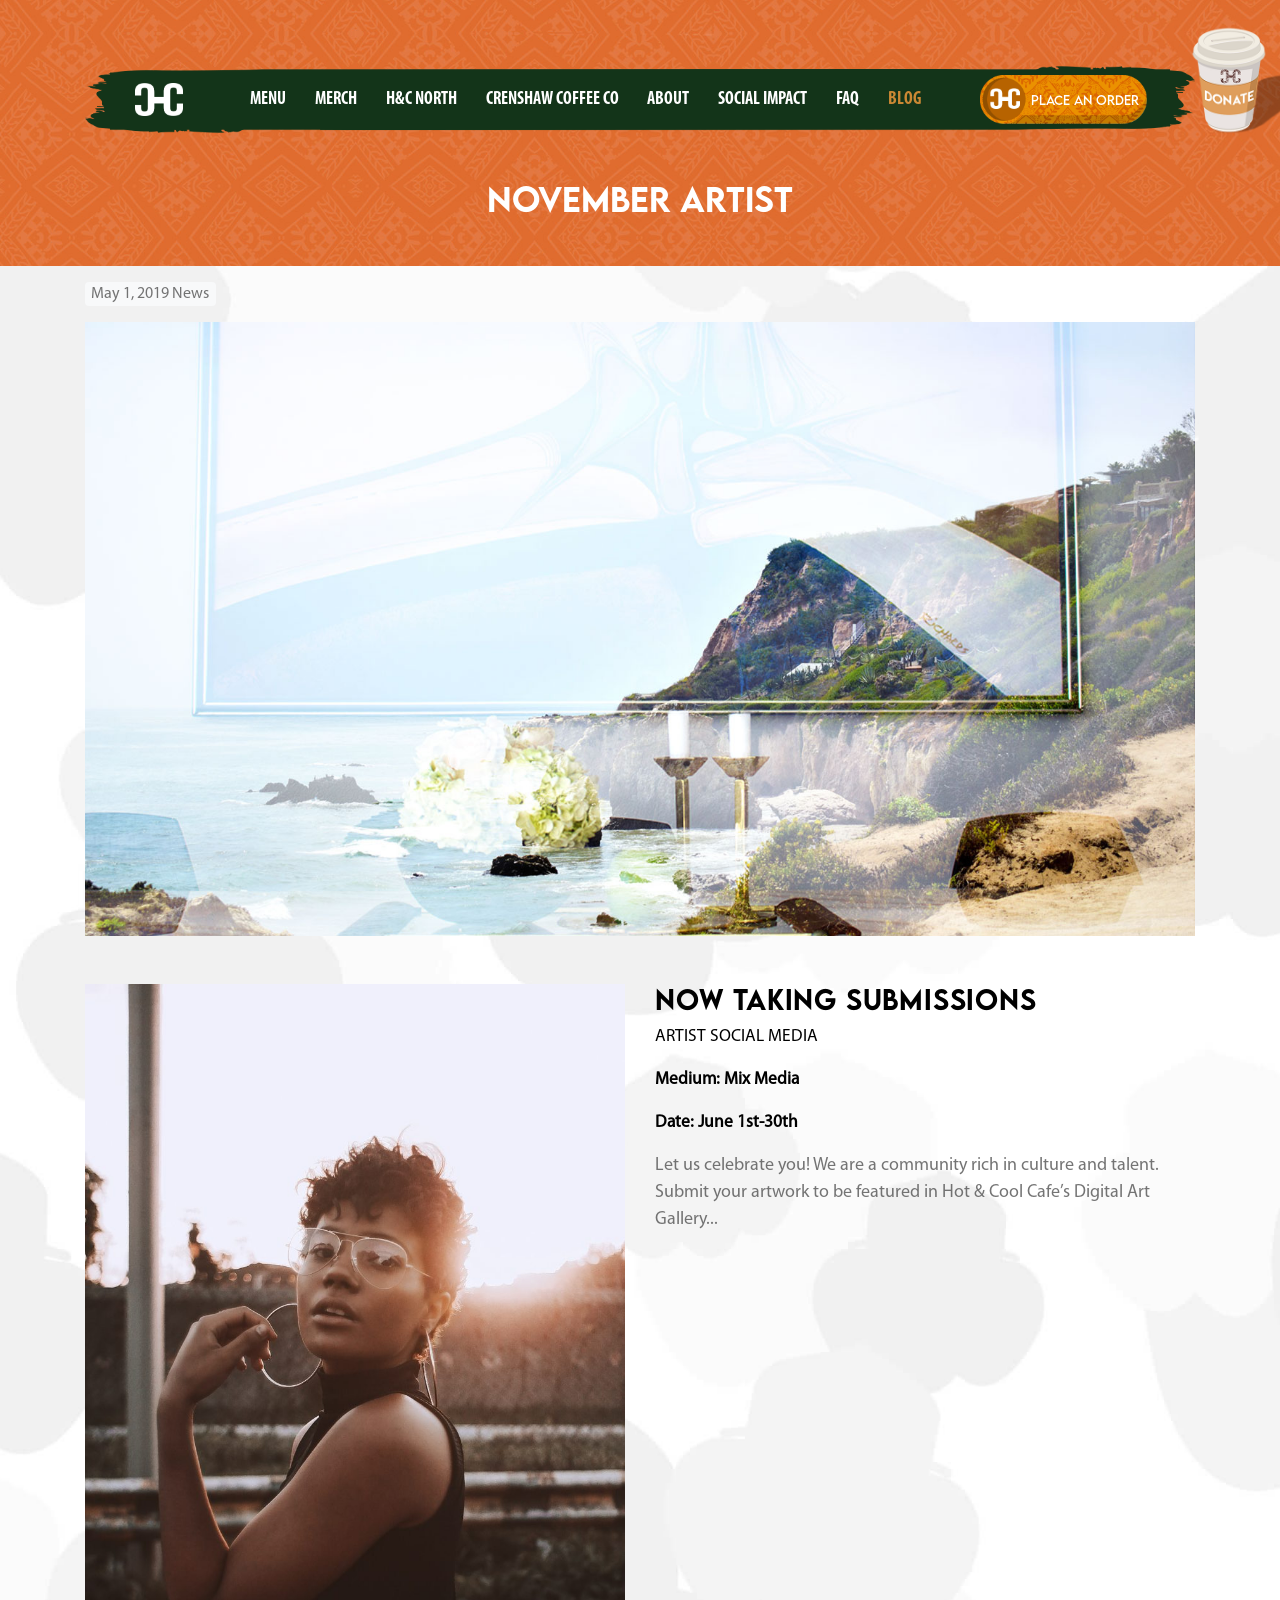
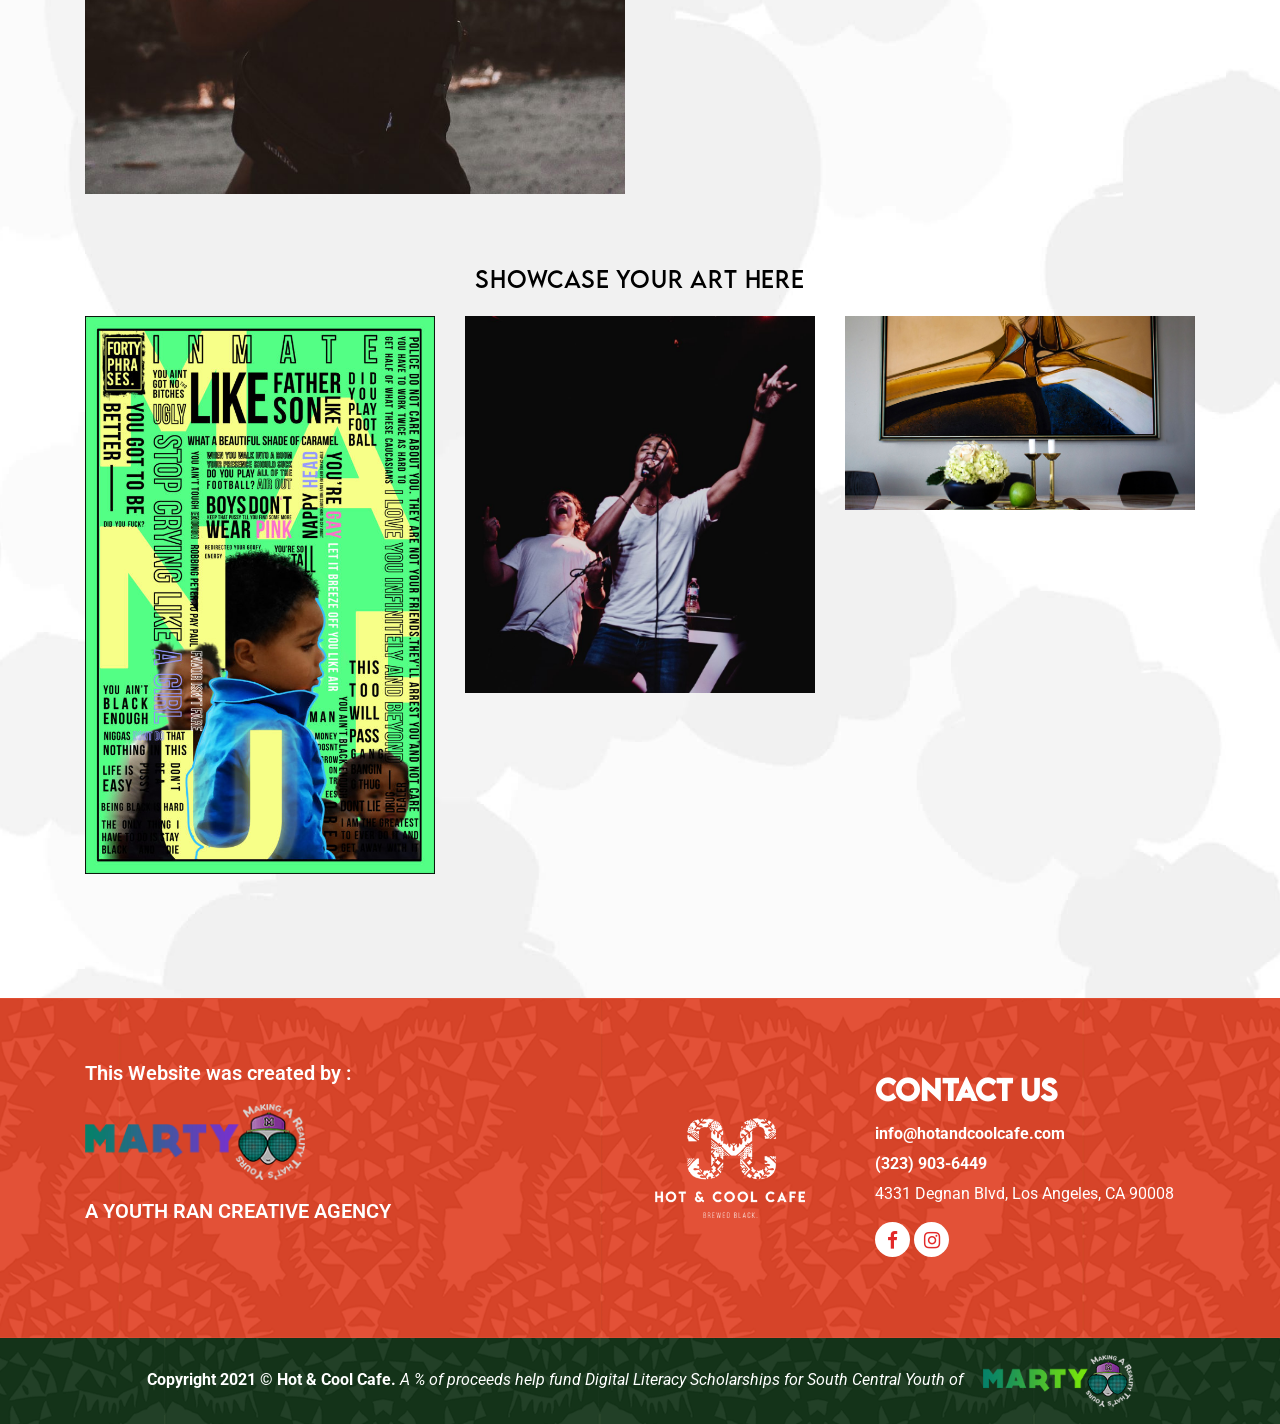
<file: artist-mock-3.html>
<!DOCTYPE html>
<html lang="en">
<head>
    <meta charset="UTF-8">
    <meta name="viewport" content="width=device-width,initial-scale=1,user-scalable=yes">
    <title>NOVEMBER   ARTIST - BLOG</title>
    <meta name="description" content="">
    <meta name="keywords" content="Hot and Cool Cafe">
    <meta name="author" content="Marty World">
    <!--styles-->
    <link rel="stylesheet" href="assets/css/bootstrap.min.css">
    <link rel="stylesheet" href="assets/css/font-awesome.min.css">
    <link rel="stylesheet" href="assets/plugin/slick/slick.css">
    <link rel="stylesheet" href="assets/plugin/slick/slick-theme.css">
    <link rel="stylesheet" href="assets/css/aos.css">
    <link rel="stylesheet" href="assets/css/app.css?v=1.3">
    <!--end styles-->
    <link rel="shortcut icon" href="favicon.ico" type="image/x-icon">
    <link rel="apple-touch-icon" href="assets/images/apple-touch-icon.png">
    <!-- Global site tag (gtag.js) - Google Analytics -->
<script async src="https://www.googletagmanager.com/gtag/js?id=G-P87N4N14MH"></script>
<script>
  window.dataLayer = window.dataLayer || [];
  function gtag(){dataLayer.push(arguments);}
  gtag('js', new Date());

  gtag('config', 'G-P87N4N14MH');
</script>
</head>
<body>
<section class="donate-section">
    <header>
        <div class="container">
            <nav class="navbar navbar-expand-lg navbar-light hc-navbar">
                <a class="navbar-brand" href="https://hotandcoolcafe.com/"><img src="assets/images/logo.png" alt="logo"></a>
                <button class="navbar-toggler" type="button" data-toggle="collapse" data-target="#navbarSupportedContent" aria-controls="navbarSupportedContent" aria-expanded="false" aria-label="Toggle navigation">
                    <i class="fa fa-bars text-white"></i>
                </button>
                <div class="collapse navbar-collapse" id="navbarSupportedContent">
                    <ul class="navbar-nav mr-auto">
                        <li class="nav-item">
                            <a class="nav-link" target="_blank" href="https://hotandcoolcafe.square.site/">MENU</a>
                        </li>
                        <li class="nav-item">
                            <a class="nav-link" href="https://hotandcoolcafe.com/#merch">MERCH</a>
                        </li>
                        <!--                        <li class="nav-item">-->
                        <!--                            <a class="nav-link" href="/hot-cool-cafe-voting.html">VOTING</a>-->
                        <!--                        </li>-->
                        <li class="nav-item">
                            <a class="nav-link" href="https://hotandcoolcafe.com/#north">H&C NORTH</a>
                        </li>
                 <li class="nav-item">
                            <a class="nav-link" href="https://www.crenshawcoffeeco.com/" target="_blank">CRENSHAW COFFEE CO</a>
                        </li>
                    <li class="nav-item">
                            <a class="nav-link" href="about.html">ABOUT</a>
                        </li>
                        <li class="nav-item">
                            <a class="nav-link" href="about.html#social-impact">SOCIAL IMPACT</a>
                        </li>
                        <li class="nav-item ">
                            <a class="nav-link" href="faq.html">FAQ</a>
                        </li>
                        <li class="nav-item active">
                            <a class="nav-link" href="blog.html">BLOG</a>
                        </li>
                        <li class="nav-item order-button" data-tilt="" data-tilt-reset="false" >
                            <a class="nav-link" target="_blank" href="https://hotandcoolcafe.square.site/">PLACE AN ORDER </a>
                        </li>
                    </ul>
                </div>
                <div class="donate-button">
                    <a href="https://www.gofundme.com/f/covid-19-seniors-and-families-in-need-meal-program" target="_blank"><img src="assets/images/H_C_donation_cup.png" alt="logo" class="img-fluid"></a>
                </div>
            </nav>

        </div>
    </header>
    <div class="container">
        <div class="hc-orange-box text-center" style="padding: 40px 0">
            <h1 class="voting-heading text-white" style="font-size: 24pt">NOVEMBER  ARTIST

            </h1>
        </div>
    </div>
</section>
<section class="voting-section blog_detail parallax-img pt-0" data-speed="0.2">
    <div class="container">
        <p class="badge badge-light mt-3" style="font-size: 16px">May 1, 2019 News</p>
        <img src="assets/images/blog-4.jpg" class="img-fluid mb-5" alt="Blog">
        <div class="row">
            <div class="col-md-6">
                <img src="assets/images/caique-silva-360731-unsplash-853x1280.jpg" class="img-fluid mb-4" alt="Image">
            </div>
            <div class="col-md-6">
                <h2>Now taking Submissions
                </h2>
                <p><span style="font-size: 13pt;" class="text-black">ARTIST SOCIAL MEDIA </span></p>
                <p><span style="font-size: 13pt;" class="text-black"><b>Medium: Mix Media </b></span></p>
                <p><span style="font-size: 13pt;" class="text-black"><b>Date: June 1st-30th</b></span></p>
                <p>Let us celebrate you! We are a community rich in culture and talent. Submit your artwork to be featured in Hot & Cool Cafe’s Digital Art Gallery...

                </p>
            </div>
            <div class="col-md-12">
                <h3 class="text-center mt-5 mb-4">Showcase your art here
                </h3>
            </div>
        </div>
        <div class="row">
            <div class="col-md-4">
                <img src="assets/images/boy-643x1024.jpg" class="img-fluid mb-4" alt="boy">
            </div>
            <div class="col-md-4">
                <img src="assets/images/curtis-potvin-775977-unsplash-952x1024.jpg" class="img-fluid mb-4" alt="boy">
            </div>
            <div class="col-md-4">
                <img src="assets/images/blog-3.jpg" class="img-fluid mb-4" alt="boy">
            </div>
        </div>
    </div>
</section>


<footer class="hc-footer">
    <div class="hc-footer-left">
        <div class="container">
            <div class="row">
                <div class="col-md-6">
                    <div class="mb-custom">
                        <p class="hc-footer-text text-white mb-3">This Website was created by :</p>
                        <a href="https://marty.world/" target="_blank">
                            <img src="assets/images/marty-logo.png" class="img-fluid mb-3" width="220" alt="logo">
                        </a>
                        <p class="hc-footer-text text-white">A YOUTH RAN CREATIVE AGENCY</p>
                    </div>
                </div>
                <div class="col-md-6">
                    <div class="hc-footer-right">
                        <div class="hc-footer-right-l">
                            <a href="https://hotandcoolcafe.com/">
                                <img src="assets/images/green-logo.png" class="img-fluid" width="150" alt="LOGO">
                            </a>
                        </div>
                        <div class="hc-footer-right-r">
                            <h3 class="font-weight-bold mb-3 lemonmilk-bold">CONTACT US</h3>
                            <p class="font-weight-bold"><a href="mailto:info@hotandcoolcafe.com">info@hotandcoolcafe.com</a></p>
                            <p class="font-weight-bold"><a href="tel:(323) 903-6449">(323) 903-6449</a></p>
                            <p class="m-0">4331 Degnan Blvd, Los Angeles, CA 90008</p>
                            <p class="mt-3 social_media">
                                <a href="https://www.facebook.com/hotandcoolcafe" target="_blank"><i class="fa fa-facebook"></i></a>
                                <a href="https://www.instagram.com/hotandcoolcafe/" target="_blank"><i class="fa fa-instagram"></i></a>
                            </p>
                        </div>
                    </div>
                </div>
            </div>
        </div>
    </div>
</footer>
<div class="hc-footer-copyright text-center">
    <div class="container">
        <p class="m-0"><strong>Copyright 2021 &copy; Hot & Cool Cafe.</strong> <span class="font-italic">A % of proceeds help fund Digital Literacy Scholarships for South Central Youth of </span><a href="https://marty.world/" target="_blank"><img src="assets/images/marty-logo1.png" alt="logo" class="img-fluid ml-3"></a></p>
    </div>
</div>





<!--Script Files-->
<script src="assets/js/jquery-v3.3.1.min.js"></script>
<script src="assets/js/popper-min.js"></script>
<script src="assets/js/bootstrap.min.js"></script>
<script src="assets/js/tilt.jquery.js"></script>
<script src="assets/plugin/slick/slick.js"></script>
<script src="https://apps.elfsight.com/p/platform.js" defer></script>
<script src="assets/js/aos.js"></script>
<script src="assets/plugin/jarallax/dist/jarallax.min.js"></script>
<script src="assets/js/app.js"></script>
<!--End-->
<script>
    var btn = $('#qodef-back-to-top');

    $(window).scroll(function() {
        if ($(window).scrollTop() > 800) {
            btn.addClass('show');
        } else {
            btn.removeClass('show');
        }
    });

    btn.on('click', function(e) {
        e.preventDefault();
        $('html, body').animate({scrollTop:0}, '300');
    });


</script>
</body>
</html>
</file>
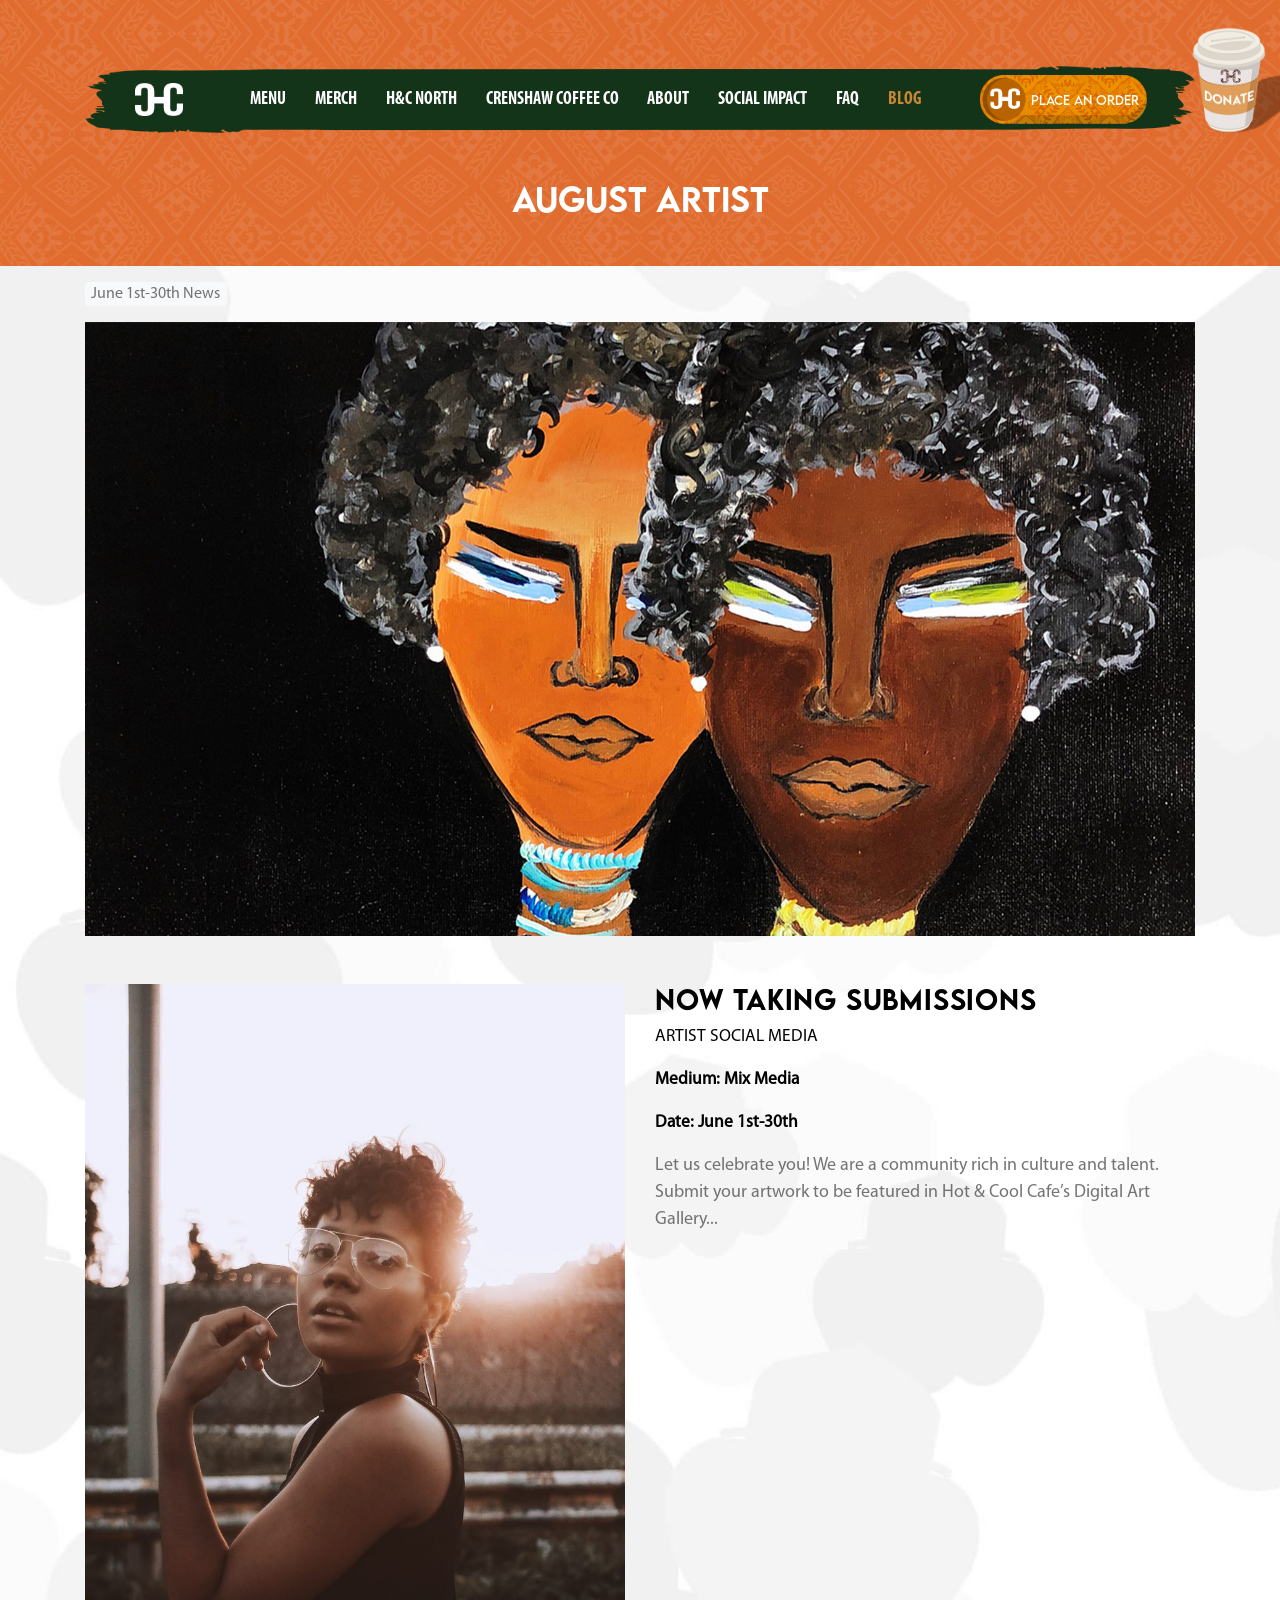
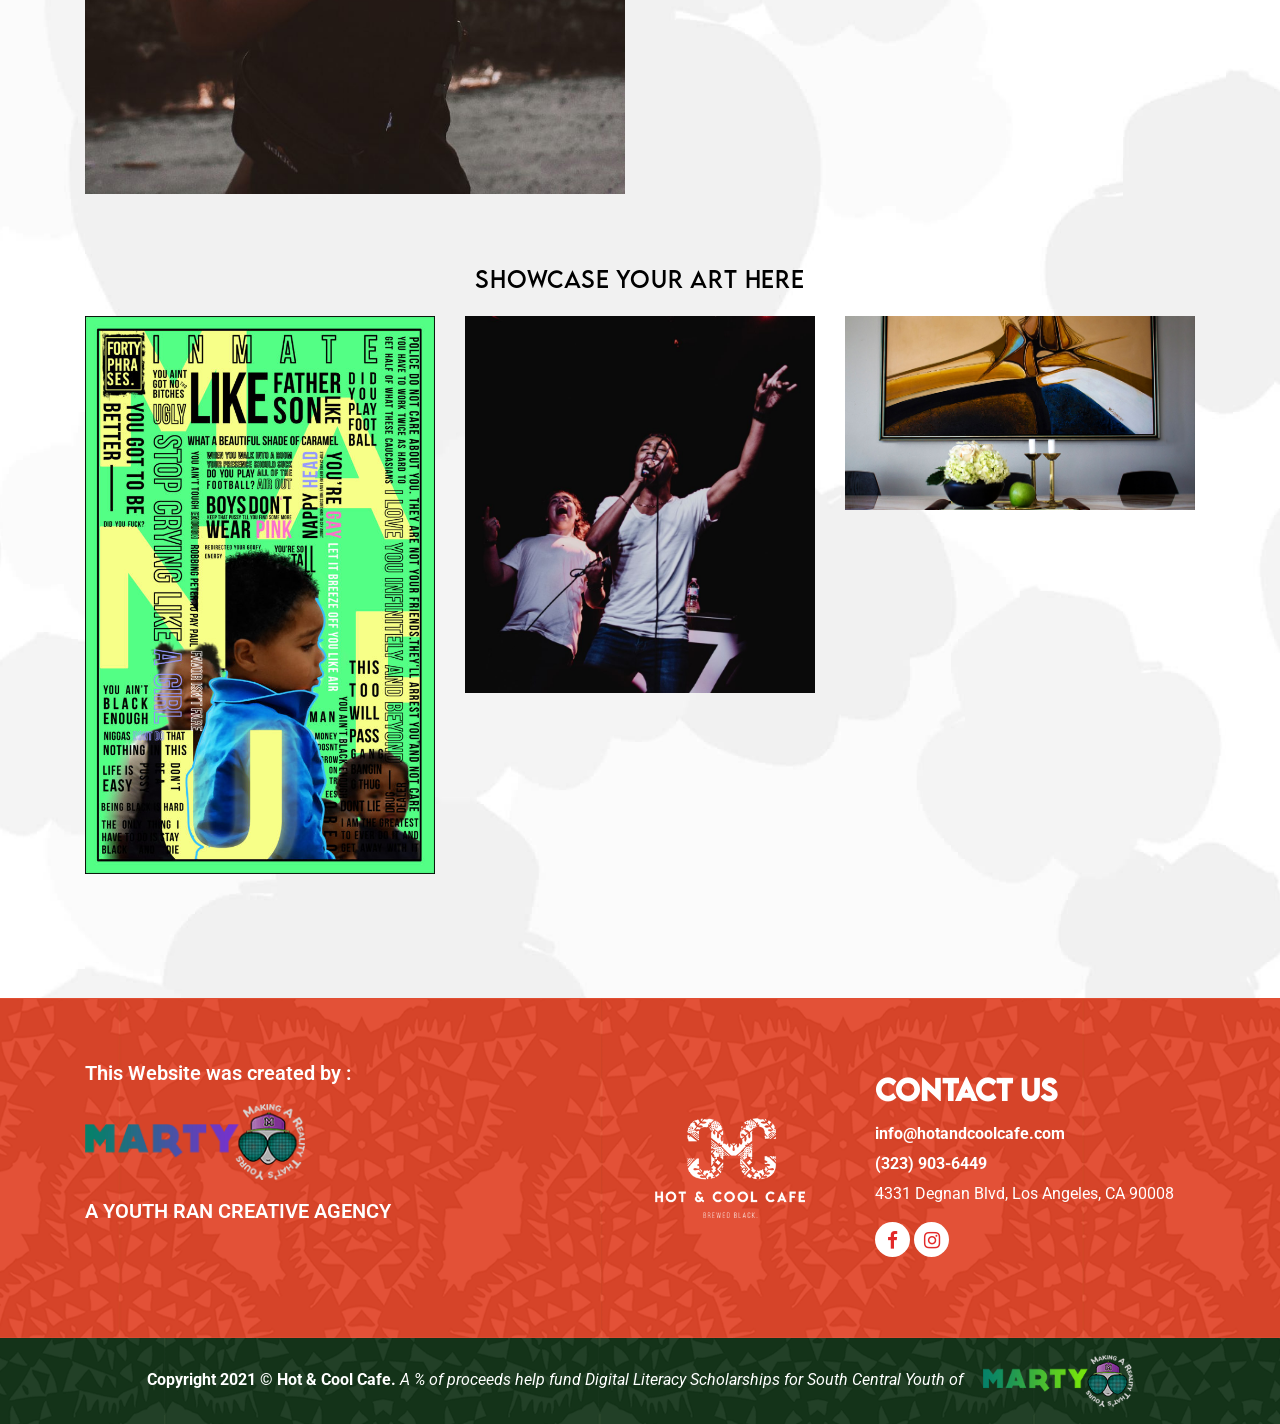
<file: august-artist.html>
<!DOCTYPE html>
<html lang="en">
<head>
    <meta charset="UTF-8">
    <meta name="viewport" content="width=device-width,initial-scale=1,user-scalable=yes">
    <title>AUGUST ARTIST - BLOG</title>
    <meta name="description" content="">
    <meta name="keywords" content="Hot and Cool Cafe">
    <meta name="author" content="Marty World">
    <!--styles-->
    <link rel="stylesheet" href="assets/css/bootstrap.min.css">
    <link rel="stylesheet" href="assets/css/font-awesome.min.css">
    <link rel="stylesheet" href="assets/plugin/slick/slick.css">
    <link rel="stylesheet" href="assets/plugin/slick/slick-theme.css">
    <link rel="stylesheet" href="assets/css/aos.css">
    <link rel="stylesheet" href="assets/css/app.css?v=1.3">
    <!--end styles-->
    <link rel="shortcut icon" href="favicon.ico" type="image/x-icon">
    <link rel="apple-touch-icon" href="assets/images/apple-touch-icon.png">
    <!-- Global site tag (gtag.js) - Google Analytics -->
<script async src="https://www.googletagmanager.com/gtag/js?id=G-P87N4N14MH"></script>
<script>
  window.dataLayer = window.dataLayer || [];
  function gtag(){dataLayer.push(arguments);}
  gtag('js', new Date());

  gtag('config', 'G-P87N4N14MH');
</script>
</head>
<body>
<section class="donate-section">
    <header>
        <div class="container">
            <nav class="navbar navbar-expand-lg navbar-light hc-navbar">
                <a class="navbar-brand" href="https://hotandcoolcafe.com/"><img src="assets/images/logo.png" alt="logo"></a>
                <button class="navbar-toggler" type="button" data-toggle="collapse" data-target="#navbarSupportedContent" aria-controls="navbarSupportedContent" aria-expanded="false" aria-label="Toggle navigation">
                    <i class="fa fa-bars text-white"></i>
                </button>
                <div class="collapse navbar-collapse" id="navbarSupportedContent">
                    <ul class="navbar-nav mr-auto">
                        <li class="nav-item">
                            <a class="nav-link" target="_blank" href="https://hotandcoolcafe.square.site/">MENU</a>
                        </li>
                        <li class="nav-item">
                            <a class="nav-link" href="https://hotandcoolcafe.com/#merch">MERCH</a>
                        </li>
                        <!--                        <li class="nav-item">-->
                        <!--                            <a class="nav-link" href="/hot-cool-cafe-voting.html">VOTING</a>-->
                        <!--                        </li>-->
                        <li class="nav-item">
                            <a class="nav-link" href="https://hotandcoolcafe.com/#north">H&C NORTH</a>
                        </li>
                               <li class="nav-item">
                            <a class="nav-link" href="https://www.crenshawcoffeeco.com/" target="_blank">CRENSHAW COFFEE CO</a>
                        </li>
             <li class="nav-item">
                            <a class="nav-link" href="about.html">ABOUT</a>
                        </li>
                        <li class="nav-item">
                            <a class="nav-link" href="about.html#social-impact">SOCIAL IMPACT</a>
                        </li>
                        <li class="nav-item ">
                            <a class="nav-link" href="faq.html">FAQ</a>
                        </li>
                        <li class="nav-item active">
                            <a class="nav-link" href="blog.html">BLOG</a>
                        </li>
                        <li class="nav-item order-button" data-tilt="" data-tilt-reset="false" >
                            <a class="nav-link" target="_blank" href="https://hotandcoolcafe.square.site/">PLACE AN ORDER </a>
                        </li>
                    </ul>
                </div>
                <div class="donate-button">
                    <a href="https://www.gofundme.com/f/covid-19-seniors-and-families-in-need-meal-program" target="_blank"><img src="assets/images/H_C_donation_cup.png" alt="logo" class="img-fluid"></a>
                </div>
            </nav>

        </div>
    </header>
    <div class="container">
        <div class="hc-orange-box text-center" style="padding: 40px 0">
            <h1 class="voting-heading text-white" style="font-size: 24pt">AUGUST ARTIST

            </h1>
        </div>
    </div>
</section>
<section class="voting-section blog_detail parallax-img pt-0" data-speed="0.2">
    <div class="container">
        <p class="badge badge-light mt-3" style="font-size: 16px">June 1st-30th News</p>
        <img src="assets/images/blog-2.jpg" class="img-fluid mb-5" alt="Blog">
        <div class="row">
            <div class="col-md-6">
                <img src="assets/images/caique-silva-360731-unsplash-853x1280.jpg" class="img-fluid mb-4" alt="Image">
            </div>
            <div class="col-md-6">
                <h2>Now taking Submissions


                </h2>
                <p><span style="font-size: 13pt;" class="text-black">ARTIST SOCIAL MEDIA </span></p>
                <p><span style="font-size: 13pt;" class="text-black"><b>Medium: Mix Media </b></span></p>
                <p><span style="font-size: 13pt;" class="text-black"><b>Date: June 1st-30th</b></span></p>
                <p>Let us celebrate you! We are a community rich in culture and talent. Submit your artwork to be featured in Hot & Cool Cafe’s Digital Art Gallery...

                </p>
            </div>
            <div class="col-md-12">
                <h3 class="text-center mt-5 mb-4">Showcase your art here
                </h3>
            </div>
        </div>
        <div class="row">
            <div class="col-md-4">
                <img src="assets/images/boy-643x1024.jpg" class="img-fluid mb-4" alt="boy">
            </div>
            <div class="col-md-4">
                <img src="assets/images/curtis-potvin-775977-unsplash-952x1024.jpg" class="img-fluid mb-4" alt="boy">
            </div>
            <div class="col-md-4">
                <img src="assets/images/blog-3.jpg" class="img-fluid mb-4" alt="boy">
            </div>
        </div>
    </div>
</section>


<footer class="hc-footer">
    <div class="hc-footer-left">
        <div class="container">
            <div class="row">
                <div class="col-md-6">
                    <div class="mb-custom">
                        <p class="hc-footer-text text-white mb-3">This Website was created by :</p>
                        <a href="https://marty.world/" target="_blank">
                            <img src="assets/images/marty-logo.png" class="img-fluid mb-3" width="220" alt="logo">
                        </a>
                        <p class="hc-footer-text text-white">A YOUTH RAN CREATIVE AGENCY</p>
                    </div>
                </div>
                <div class="col-md-6">
                    <div class="hc-footer-right">
                        <div class="hc-footer-right-l">
                            <a href="https://hotandcoolcafe.com/">
                                <img src="assets/images/green-logo.png" class="img-fluid" width="150" alt="LOGO">
                            </a>
                        </div>
                        <div class="hc-footer-right-r">
                            <h3 class="font-weight-bold mb-3 lemonmilk-bold">CONTACT US</h3>
                            <p class="font-weight-bold"><a href="mailto:info@hotandcoolcafe.com">info@hotandcoolcafe.com</a></p>
                            <p class="font-weight-bold"><a href="tel:(323) 903-6449">(323) 903-6449</a></p>
                            <p class="m-0">4331 Degnan Blvd, Los Angeles, CA 90008</p>
                            <p class="mt-3 social_media">
                                <a href="https://www.facebook.com/hotandcoolcafe" target="_blank"><i class="fa fa-facebook"></i></a>
                                <a href="https://www.instagram.com/hotandcoolcafe/" target="_blank"><i class="fa fa-instagram"></i></a>
                            </p>
                        </div>
                    </div>
                </div>
            </div>
        </div>
    </div>
</footer>
<div class="hc-footer-copyright text-center">
    <div class="container">
        <p class="m-0"><strong>Copyright 2021 &copy; Hot & Cool Cafe.</strong> <span class="font-italic">A % of proceeds help fund Digital Literacy Scholarships for South Central Youth of </span><a href="https://marty.world/" target="_blank"><img src="assets/images/marty-logo1.png" alt="logo" class="img-fluid ml-3"></a></p>
    </div>
</div>






<!--Script Files-->
<script src="assets/js/jquery-v3.3.1.min.js"></script>
<script src="assets/js/popper-min.js"></script>
<script src="assets/js/bootstrap.min.js"></script>
<script src="assets/js/tilt.jquery.js"></script>
<script src="assets/plugin/slick/slick.js"></script>
<script src="https://apps.elfsight.com/p/platform.js" defer></script>
<script src="assets/js/aos.js"></script>
<script src="assets/plugin/jarallax/dist/jarallax.min.js"></script>
<script src="assets/js/app.js"></script>
<!--End-->
<script>
    var btn = $('#qodef-back-to-top');

    $(window).scroll(function() {
        if ($(window).scrollTop() > 800) {
            btn.addClass('show');
        } else {
            btn.removeClass('show');
        }
    });

    btn.on('click', function(e) {
        e.preventDefault();
        $('html, body').animate({scrollTop:0}, '300');
    });


</script>
</body>
</html>
</file>
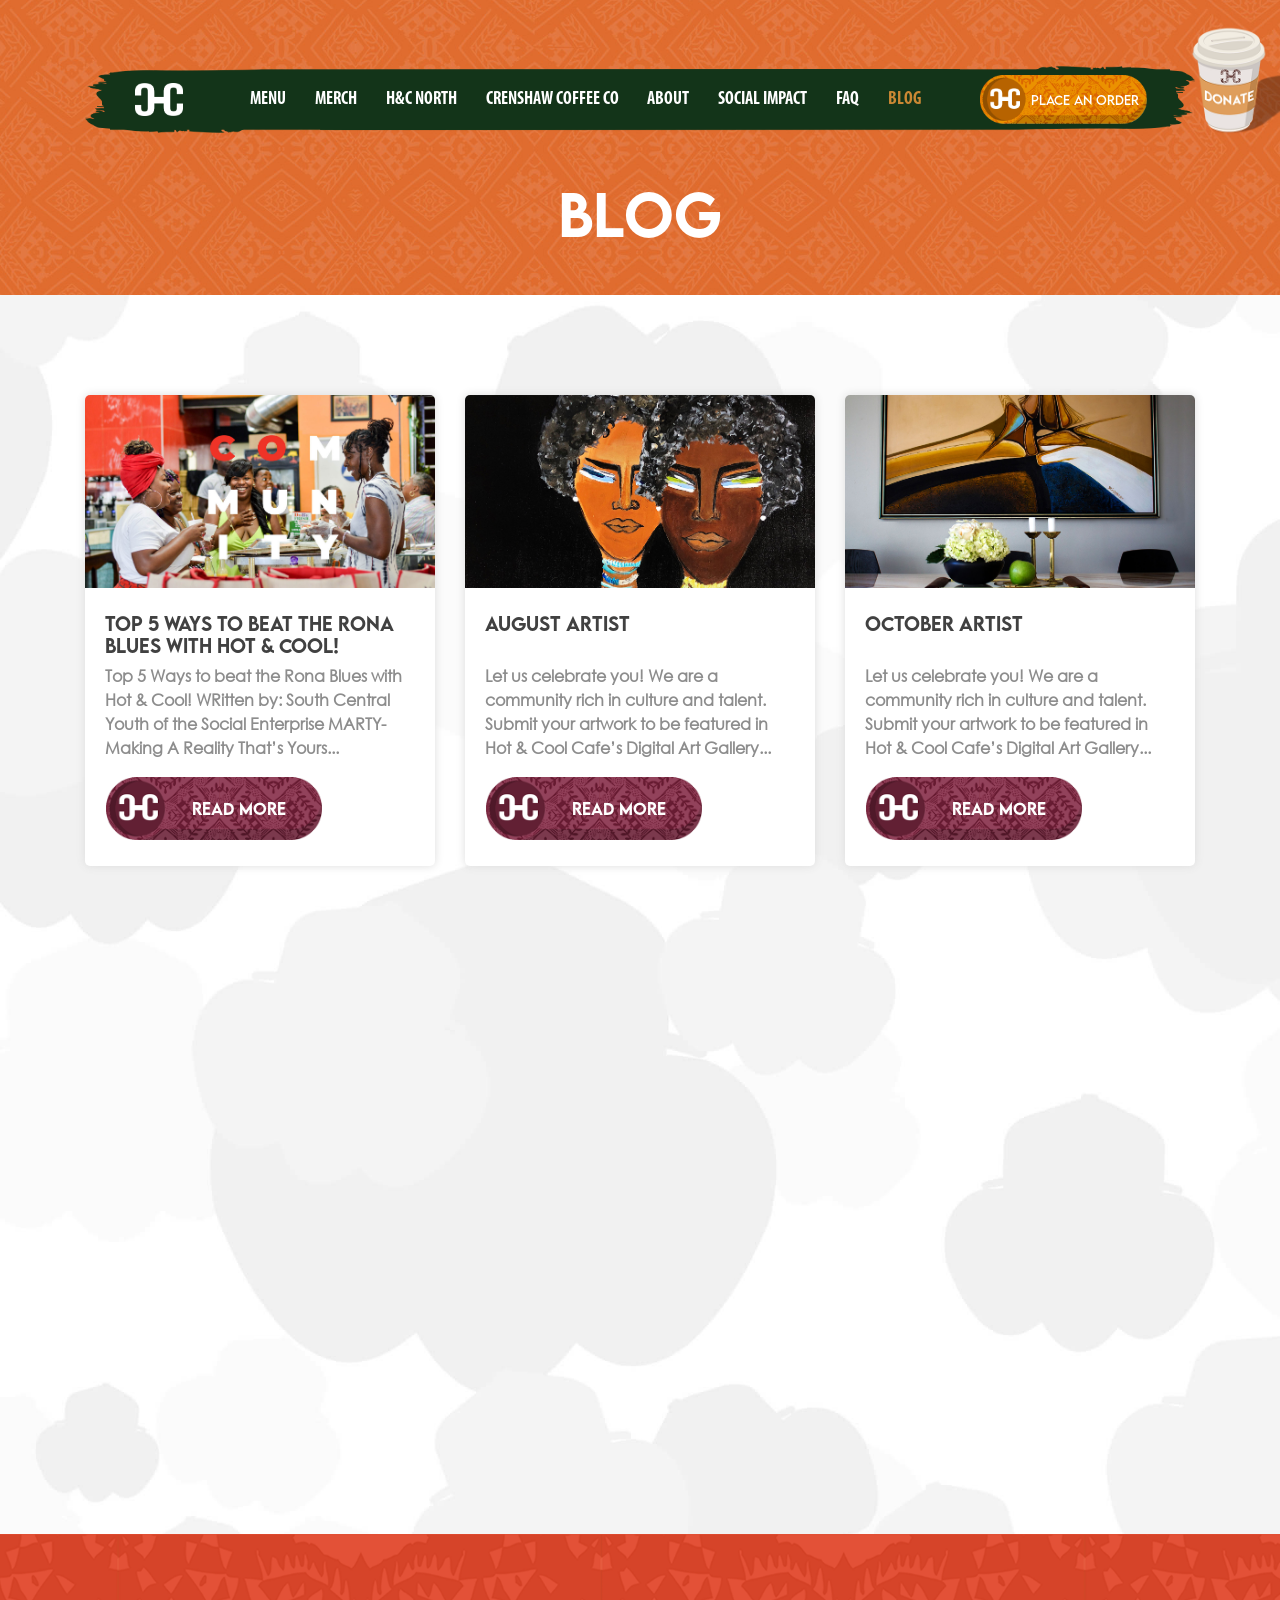
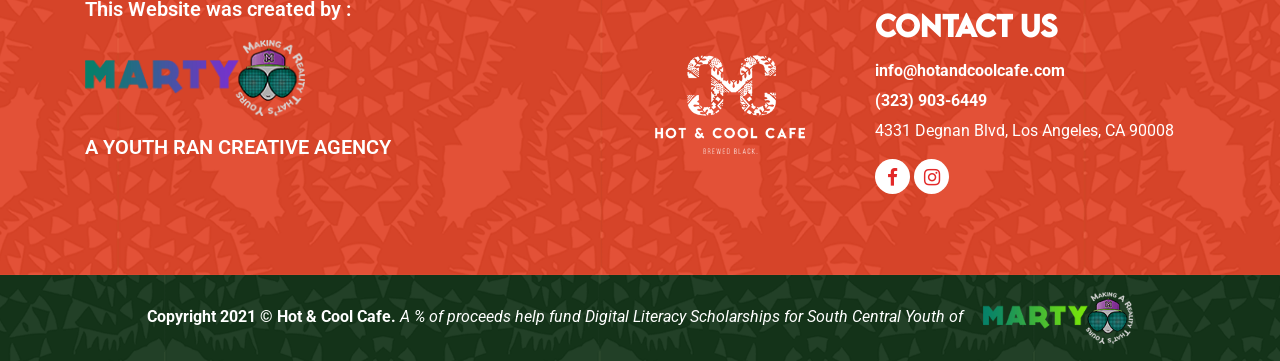
<file: blog.html>
<!DOCTYPE html>
<html lang="en">
<head>
    <meta charset="UTF-8">
    <meta name="viewport" content="width=device-width,initial-scale=1,user-scalable=yes">
    <title>Hot and Cool Cafe - Blog</title>
    <meta name="description" content="">
    <meta name="keywords" content="Hot and Cool Cafe">
    <meta name="author" content="Marty World">
    <!--styles-->
    <link rel="stylesheet" href="assets/css/bootstrap.min.css">
    <link rel="stylesheet" href="assets/css/font-awesome.min.css">
    <link rel="stylesheet" href="assets/plugin/slick/slick.css">
    <link rel="stylesheet" href="assets/plugin/slick/slick-theme.css">
    <link rel="stylesheet" href="assets/css/aos.css">
    <link rel="stylesheet" href="assets/css/app.css?v=1.3">
    <!--end styles-->
    <link rel="shortcut icon" href="favicon.ico" type="image/x-icon">
    <link rel="apple-touch-icon" href="assets/images/apple-touch-icon.png">
    <!-- Global site tag (gtag.js) - Google Analytics -->
<script async src="https://www.googletagmanager.com/gtag/js?id=G-P87N4N14MH"></script>
<script>
  window.dataLayer = window.dataLayer || [];
  function gtag(){dataLayer.push(arguments);}
  gtag('js', new Date());

  gtag('config', 'G-P87N4N14MH');
</script>
</head>
<body>
<section class="donate-section">
    <header>
        <div class="container">
            <nav class="navbar navbar-expand-lg navbar-light hc-navbar">
                <a class="navbar-brand" href="https://hotandcoolcafe.com/"><img src="assets/images/logo.png" alt="logo"></a>
                <button class="navbar-toggler" type="button" data-toggle="collapse" data-target="#navbarSupportedContent" aria-controls="navbarSupportedContent" aria-expanded="false" aria-label="Toggle navigation">
                    <i class="fa fa-bars text-white"></i>
                </button>
                <div class="collapse navbar-collapse" id="navbarSupportedContent">
                    <ul class="navbar-nav mr-auto">
                        <li class="nav-item">
                            <a class="nav-link" target="_blank" href="https://hotandcoolcafe.square.site/">MENU</a>
                        </li>
                        <li class="nav-item">
                            <a class="nav-link" href="https://hotandcoolcafe.com/#merch">MERCH</a>
                        </li>
                        <!--                        <li class="nav-item">-->
                        <!--                            <a class="nav-link" href="/hot-cool-cafe-voting.html">VOTING</a>-->
                        <!--                        </li>-->
                        <li class="nav-item">
                            <a class="nav-link" href="https://hotandcoolcafe.com/#north">H&C NORTH</a>
                        </li>
                 <li class="nav-item">
                            <a class="nav-link" href="https://www.crenshawcoffeeco.com/" target="_blank">CRENSHAW COFFEE CO</a>
                        </li>
                   <li class="nav-item">
                            <a class="nav-link" href="about.html">ABOUT</a>
                        </li>
                        <li class="nav-item">
                            <a class="nav-link" href="about.html#social-impact">SOCIAL IMPACT</a>
                        </li>
                        <li class="nav-item ">
                            <a class="nav-link" href="faq.html">FAQ</a>
                        </li>
                        <li class="nav-item active">
                            <a class="nav-link" href="blog.html">BLOG</a>
                        </li>
                        <li class="nav-item order-button" data-tilt="" data-tilt-reset="false" >
                            <a class="nav-link" target="_blank" href="https://hotandcoolcafe.square.site/">PLACE AN ORDER </a>
                        </li>
                    </ul>
                </div>
                <div class="donate-button">
                    <a href="https://www.gofundme.com/f/covid-19-seniors-and-families-in-need-meal-program" target="_blank"><img src="assets/images/H_C_donation_cup.png" alt="logo" class="img-fluid"></a>
                </div>
            </nav>

        </div>
    </header>
    <div class="container">
        <div class="hc-orange-box text-center" style="padding: 40px 0">
            <h1 class="voting-heading text-white" style="font-size: 42pt">Blog</h1>
        </div>
    </div>
</section>
<section class="voting-section parallax-img" data-speed="0.2">
    <div class="container">
        <div class="row">
            <div class="col-md-4">
                <a href="top-5-ways-to-beat-the-rona-blues-with-hot-cool.html">
                    <div class="blog_post mb-5" data-aos="fade-in">
                        <img src="assets/images/Blog_Topper.jpg" class="img-fluid" alt="Blog_Topper">

                        <div class="blog_meta">
                            <h4 class="blog_heading">TOP 5 WAYS TO BEAT THE RONA BLUES WITH HOT & COOL!</h4>
                            <p>
                                Top 5 Ways to beat the Rona Blues with Hot & Cool! WRitten by: South Central Youth of the Social Enterprise MARTY- Making A Reality That’s Yours...
                            </p>
                            <a class="btn btn-place-ordered2" href="top-5-ways-to-beat-the-rona-blues-with-hot-cool.html" style="zoom: 0.7;" data-tilt="">READ MORE </a>
                        </div>
                    </div>
                </a>
            </div>
            <div class="col-md-4">
                <a href="august-artist.html">
                    <div class="blog_post mb-5" data-aos="fade-in">
                        <img src="assets/images/blog-2.jpg" class="img-fluid" alt="Blog_Topper">

                        <div class="blog_meta">
                            <h4 class="blog_heading">AUGUST ARTIST</h4>
                            <p>Let us celebrate you! We are a community rich in culture and talent. Submit your artwork to be featured in Hot & Cool Cafe’s Digital Art Gallery... </p>
                            <a class="btn btn-place-ordered2" href="august-artist.html" style="zoom: 0.7;" data-tilt="">READ MORE </a>
                        </div>
                    </div>
                </a>
            </div>
            <div class="col-md-4">
                <a href="mock-artist-4.html">
                    <div class="blog_post mb-5" data-aos="fade-in">
                        <img src="assets/images/blog-3.jpg" class="img-fluid" alt="Blog_Topper">

                        <div class="blog_meta">
                            <h4 class="blog_heading">OCTOBER ARTIST</h4>
                            <p>Let us celebrate you! We are a community rich in culture and talent. Submit your artwork to be featured in Hot & Cool Cafe’s Digital Art Gallery...</p>
                            <a class="btn btn-place-ordered2" href="mock-artist-4.html" style="zoom: 0.7;" data-tilt="">READ MORE </a>
                        </div>
                    </div>
                </a>
            </div>
            <div class="col-md-4">
                <a href="artist-mock-3.html">
                    <div class="blog_post mb-5" data-aos="fade-in">
                        <img src="assets/images/blog-3.jpg" class="img-fluid" alt="Blog_Topper">

                        <div class="blog_meta">
                            <h4 class="blog_heading">NOVEMBER ARTIST
                            </h4>
                            <p>Let us celebrate you! We are a community rich in culture and talent. Submit your artwork to be featured in Hot & Cool Cafe’s Digital Art Gallery...</p>
                            <a class="btn btn-place-ordered2" href="artist-mock-3.html" style="zoom: 0.7;" data-tilt="">READ MORE </a>
                        </div>
                    </div>
                </a>
            </div>
        </div>
    </div>
</section>


<footer class="hc-footer">
    <div class="hc-footer-left">
        <div class="container">
            <div class="row">
                <div class="col-md-6">
                    <div class="mb-custom">
                        <p class="hc-footer-text text-white mb-3">This Website was created by :</p>
                        <a href="https://marty.world/" target="_blank">
                            <img src="assets/images/marty-logo.png" class="img-fluid mb-3" width="220" alt="logo">
                        </a>
                        <p class="hc-footer-text text-white">A YOUTH RAN CREATIVE AGENCY</p>
                    </div>
                </div>
                <div class="col-md-6">
                    <div class="hc-footer-right">
                        <div class="hc-footer-right-l">
                            <a href="https://hotandcoolcafe.com/">
                                <img src="assets/images/green-logo.png" class="img-fluid" width="150" alt="LOGO">
                            </a>
                        </div>
                        <div class="hc-footer-right-r">
                            <h3 class="font-weight-bold mb-3 lemonmilk-bold">CONTACT US</h3>
                            <p class="font-weight-bold"><a href="mailto:info@hotandcoolcafe.com">info@hotandcoolcafe.com</a></p>
                            <p class="font-weight-bold"><a href="tel:(323) 903-6449">(323) 903-6449</a></p>
                            <p class="m-0">4331 Degnan Blvd, Los Angeles, CA 90008</p>
                            <p class="mt-3 social_media">
                                <a href="https://www.facebook.com/hotandcoolcafe" target="_blank"><i class="fa fa-facebook"></i></a>
                                <a href="https://www.instagram.com/hotandcoolcafe/" target="_blank"><i class="fa fa-instagram"></i></a>
                            </p>
                        </div>
                    </div>
                </div>
            </div>
        </div>
    </div>
</footer>
<div class="hc-footer-copyright text-center">
    <div class="container">
        <p class="m-0"><strong>Copyright 2021 &copy; Hot & Cool Cafe.</strong> <span class="font-italic">A % of proceeds help fund Digital Literacy Scholarships for South Central Youth of </span><a href="https://marty.world/" target="_blank"><img src="assets/images/marty-logo1.png" alt="logo" class="img-fluid ml-3"></a></p>
    </div>
</div>




<!--Script Files-->
<script src="assets/js/jquery-v3.3.1.min.js"></script>
<script src="assets/js/popper-min.js"></script>
<script src="assets/js/bootstrap.min.js"></script>
<script src="assets/js/tilt.jquery.js"></script>
<script src="assets/plugin/slick/slick.js"></script>
<script src="https://apps.elfsight.com/p/platform.js" defer></script>
<script src="assets/js/aos.js"></script>
<script src="assets/plugin/jarallax/dist/jarallax.min.js"></script>
<script src="assets/js/app.js"></script>
<!--End-->
<script>
    var btn = $('#qodef-back-to-top');

    $(window).scroll(function() {
        if ($(window).scrollTop() > 800) {
            btn.addClass('show');
        } else {
            btn.removeClass('show');
        }
    });

    btn.on('click', function(e) {
        e.preventDefault();
        $('html, body').animate({scrollTop:0}, '300');
    });


</script>
</body>
</html>
</file>
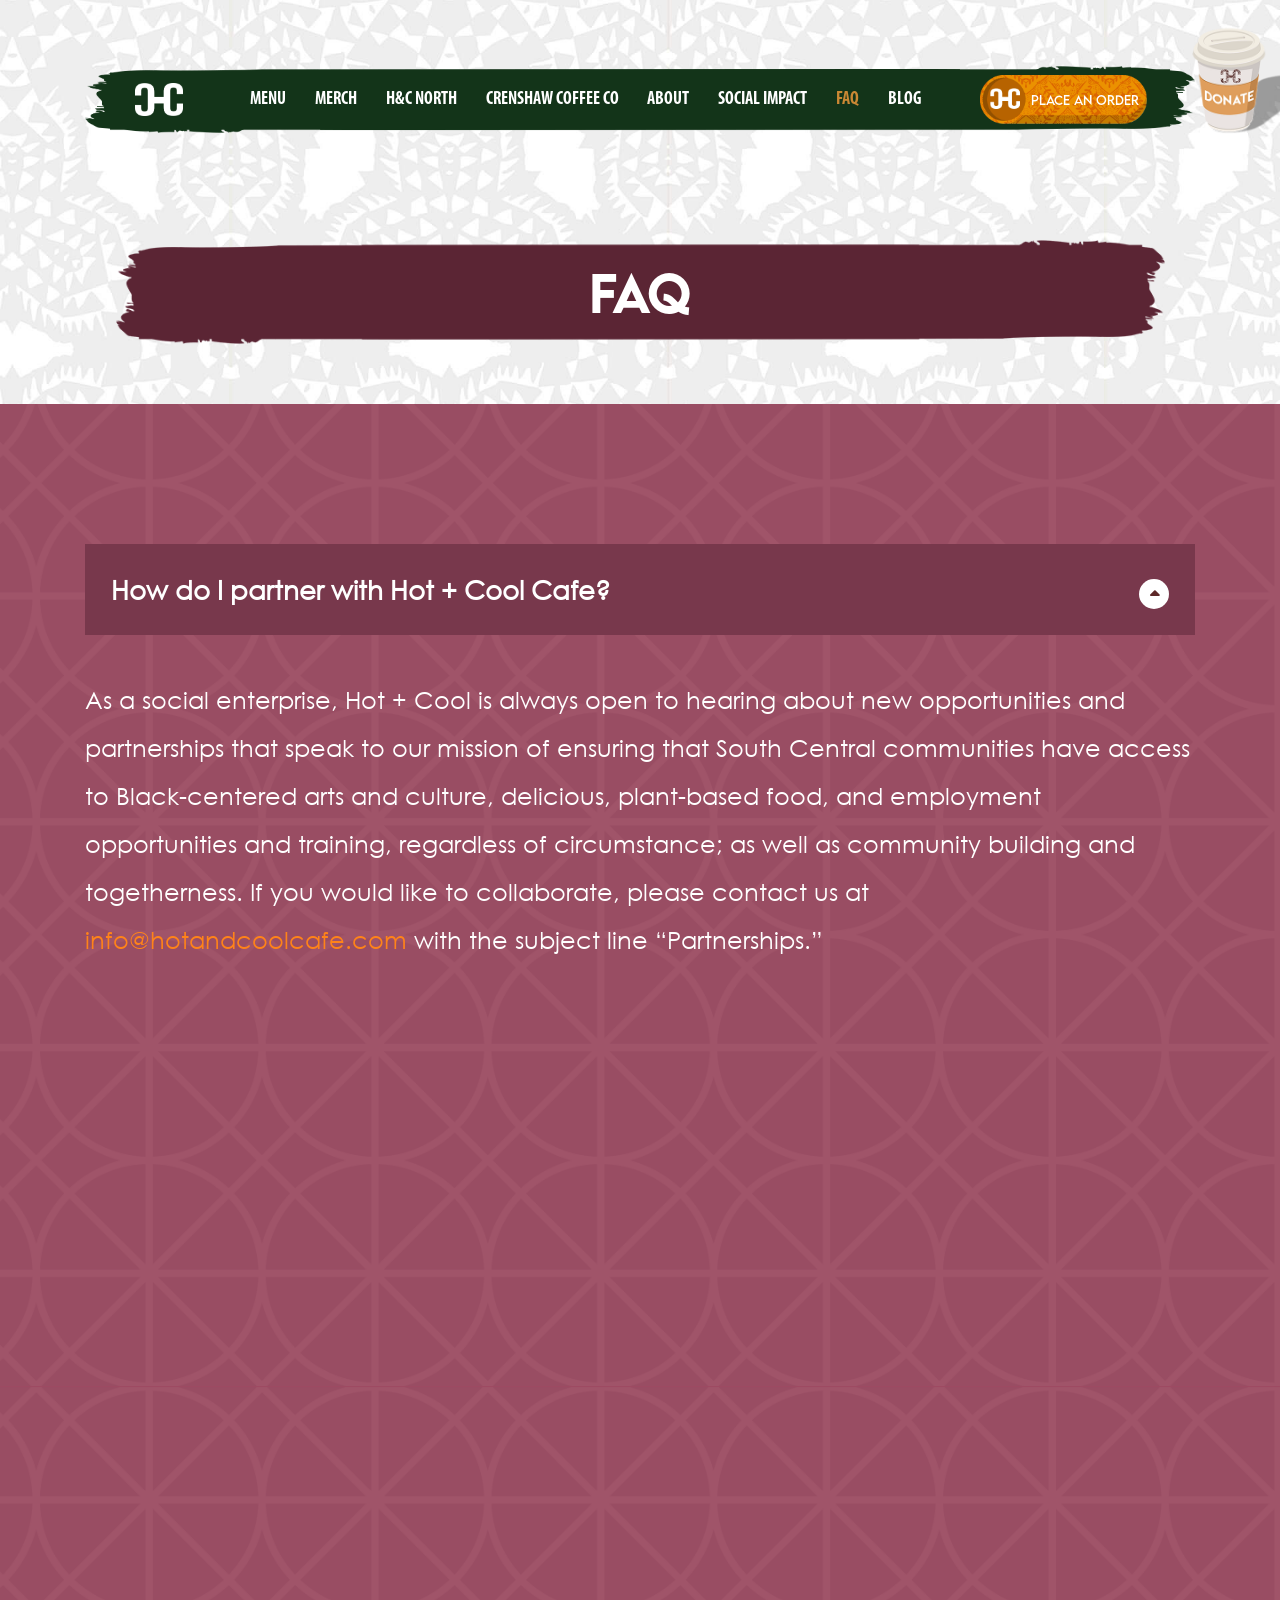
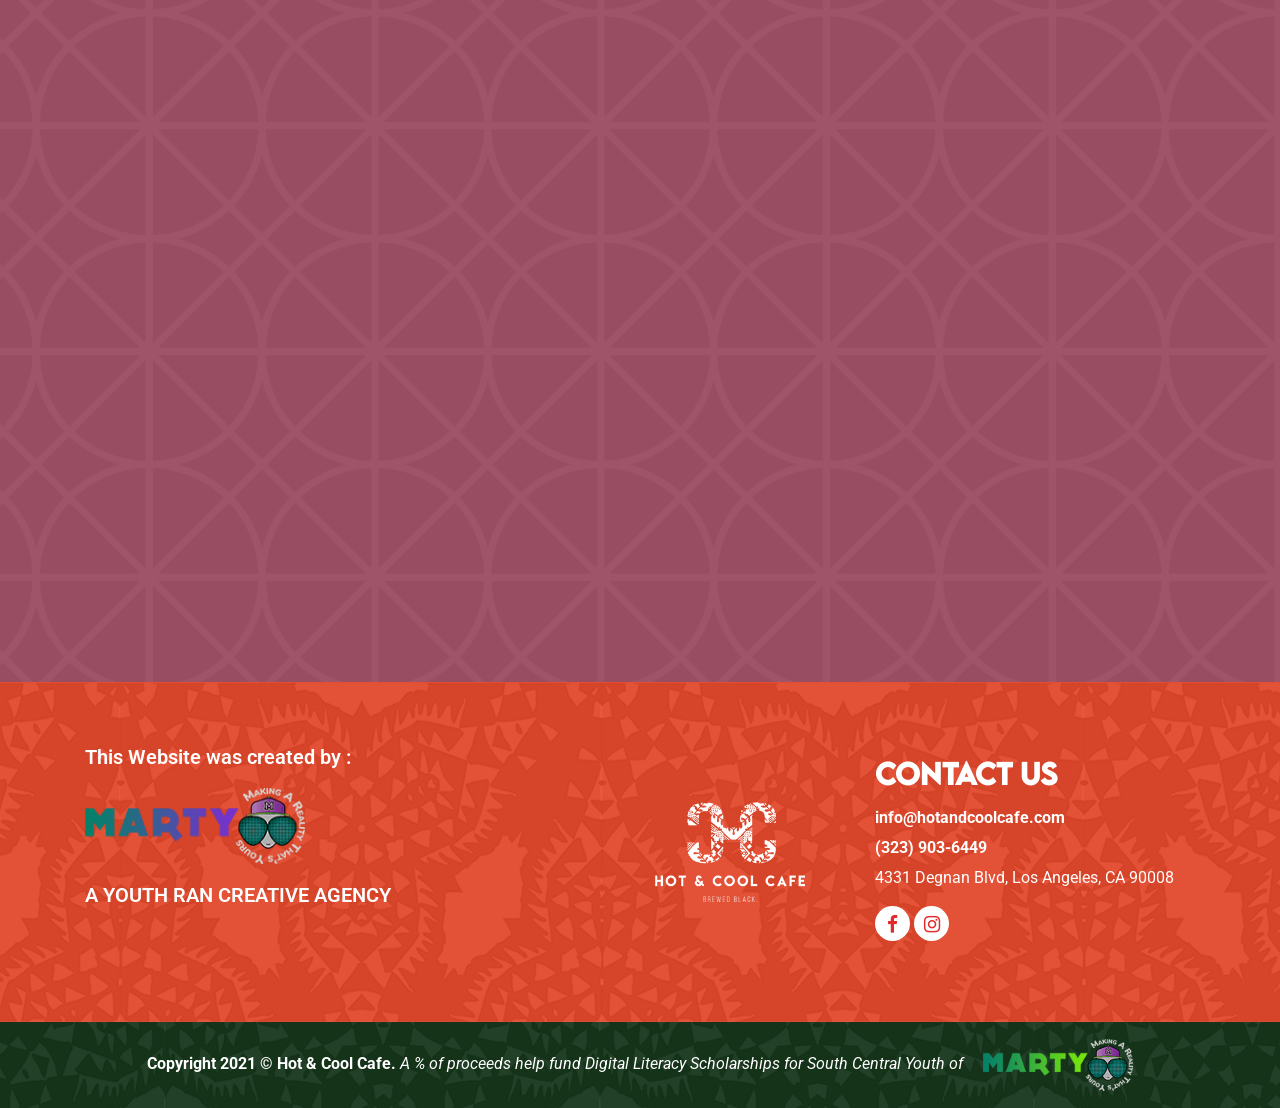
<file: faq.html>
<!DOCTYPE html>
<html lang="en">
<head>
    <meta charset="UTF-8">
    <meta name="viewport" content="width=device-width,initial-scale=1,user-scalable=yes">
    <title>Hot and Cool Cafe - About Us</title>
    <meta name="description" content="">
    <meta name="keywords" content="Hot and Cool Cafe">
    <meta name="author" content="Marty World">
    <!--styles-->
    <link rel="stylesheet" href="assets/css/bootstrap.min.css">
    <link rel="stylesheet" href="assets/css/font-awesome.min.css">
    <link rel="stylesheet" href="assets/plugin/slick/slick.css">
    <link rel="stylesheet" href="assets/plugin/slick/slick-theme.css">
    <link rel="stylesheet" href="assets/css/aos.css">
    <link rel="stylesheet" href="assets/css/app.css">
    <!--end styles-->
    <link rel="shortcut icon" href="favicon.ico" type="image/x-icon">
    <link rel="apple-touch-icon" href="assets/images/apple-touch-icon.png">
</head>
<body>
<section class="about-header-section">
    <header>
        <div class="container">
            <nav class="navbar navbar-expand-lg navbar-light hc-navbar">
                <a class="navbar-brand" href="https://hotandcoolcafe.com/"><img src="assets/images/logo.png" alt="logo"></a>
                <button class="navbar-toggler" type="button" data-toggle="collapse" data-target="#navbarSupportedContent" aria-controls="navbarSupportedContent" aria-expanded="false" aria-label="Toggle navigation">
                    <i class="fa fa-bars text-white"></i>
                </button>
                <div class="collapse navbar-collapse" id="navbarSupportedContent">
                    <ul class="navbar-nav mr-auto">
                        <li class="nav-item">
                            <a class="nav-link" target="_blank" href="https://hotandcoolcafe.square.site/">MENU</a>
                        </li>
                        <li class="nav-item">
                            <a class="nav-link" href="https://hotandcoolcafe.com/#merch">MERCH</a>
                        </li>
                        <li class="nav-item">
                            <a class="nav-link" href="https://hotandcoolcafe.com/#north">H&C NORTH</a>
                        </li>
                 <li class="nav-item">
                            <a class="nav-link" href="https://www.crenshawcoffeeco.com/" target="_blank">CRENSHAW COFFEE CO</a>
                        </li>
                       <li class="nav-item">
                            <a class="nav-link" href="about.html">ABOUT</a>
                        </li>
                        <li class="nav-item">
                            <a class="nav-link" href="about.html#social-impact">SOCIAL IMPACT</a>
                        </li>
                        <li class="nav-item active">
                            <a class="nav-link" href="faq.html">FAQ</a>
                        </li>
                        <li class="nav-item">
                            <a class="nav-link" href="blog.html">BLOG</a>
                        </li>
                        <li class="nav-item order-button" data-tilt="" data-tilt-reset="false" >
                            <a class="nav-link" target="_blank" href="https://hotandcoolcafe.square.site/">PLACE AN ORDER </a>
                        </li>
                    </ul>
                </div>
                <div class="donate-button">
                    <a href="https://www.gofundme.com/f/covid-19-seniors-and-families-in-need-meal-program" target="_blank"><img src="assets/images/H_C_donation_cup.png" alt="logo" class="img-fluid"></a>
                </div>
            </nav>

        </div>
    </header>
    <div class="container">
        <div style="padding: 100px 0 0">
            <h2 class="section-heading sh-faq" data-aos="zoom-in">FAQ</h2>
        </div>
    </div>
</section>
<section id="faq" class="faq-section parallax-img" data-speed="-0.2">
    <div class="container">
        <div class="hhc_collapse" data-aos="fade-in">
            <button class="btn btn_collapse" type="button" data-toggle="collapse" data-target="#hhc_collapse_1" aria-expanded="false" aria-controls="collapseExample">
                How do I partner with Hot + Cool Cafe?
            </button>
            <div class="collapse show" id="hhc_collapse_1">
                <div class="card card-body">
                    As a social enterprise, Hot + Cool is always open to hearing about new opportunities and partnerships that speak to our mission of ensuring that South Central communities have access to Black-centered arts and culture, delicious, plant-based food, and employment opportunities and training, regardless of circumstance; as well as community building and togetherness. If you would like to collaborate, please contact us at
                    <a href="mailto:info@hotandcoolcafe.com">info@hotandcoolcafe.com</a> with the subject line “Partnerships.”
                </div>
            </div>
        </div>
        <div class="hhc_collapse" data-aos="fade-in">
            <button class="btn btn_collapse" type="button" data-toggle="collapse" data-target="#hhc_collapse_2" aria-expanded="false" aria-controls="collapseExample">
                Who do I contact for job opportunities?
            </button>
            <div class="collapse" id="hhc_collapse_2">
                <div class="card card-body">
                    We would love to hear from you and your job talents and interests. Please email us at <a href="mailto:info@hotandcoolcafe.com">info@hotandcoolcafe.com</a>  with the subject line “Job Opportunities.”
                </div>
            </div>
        </div>
        <div class="hhc_collapse" data-aos="fade-in">
            <button class="btn btn_collapse" type="button" data-toggle="collapse" data-target="#hhc_collapse_3" aria-expanded="false" aria-controls="collapseExample">
                How do I become a volunteer for your meal programs?
            </button>
            <div class="collapse" id="hhc_collapse_3">
                <div class="card card-body">
                    We are always looking for extra hands to help us prepare or distribute food from our free meal program. If you would like to help, please contact us at <a href="mailto:info@hotandcoolcafe.com">info@hotandcoolcafe.com</a>  and use “Volunteer” in the subject line.
                </div>
            </div>
        </div>
        <div class="hhc_collapse" data-aos="fade-in">
            <button class="btn btn_collapse" type="button" data-toggle="collapse" data-target="#hhc_collapse_4" aria-expanded="false" aria-controls="collapseExample">
                Do you cater?
            </button>
            <div class="collapse" id="hhc_collapse_4">
                <div class="card card-body">
                    We do! Please contact <a href="mailto:info@hotandcoolcafe.com">info@hotandcoolcafe.com</a>  for our catering menu and to discuss your needs! Please use “Catering” in your subject line.
                </div>
            </div>
        </div>
        <div class="hhc_collapse" data-aos="fade-in">
            <button class="btn btn_collapse" type="button" data-toggle="collapse" data-target="#hhc_collapse_5" aria-expanded="false" aria-controls="collapseExample">
                How can I showcase my art or music at your cafe?
            </button>
            <div class="collapse" id="hhc_collapse_5">
                <div class="card card-body">
                    Please contact info@hotandcoolcafe.com and use the subject line “Local Artist.”
                </div>
            </div>
        </div>
        <div class="hhc_collapse" data-aos="fade-in">
            <button class="btn btn_collapse" type="button" data-toggle="collapse" data-target="#hhc_collapse_7" aria-expanded="false" aria-controls="collapseExample">
                Is all your food vegan?      </button>
            <div class="collapse" id="hhc_collapse_7">
                <div class="card card-body">
                    We have non-vegan milk options for coffee beverages, but other than that all the food at our Leimert Park location is 100% vegan.
                </div>
            </div>
        </div>


        <div class="hhc_collapse" data-aos="fade-in">
            <button class="btn btn_collapse" type="button" data-toggle="collapse" data-target="#hhc_collapse_8" aria-expanded="false" aria-controls="collapseExample">
                Do you hold fundraisers?     </button>
            <div class="collapse" id="hhc_collapse_8">
                <div class="card card-body">
                    Yes, we often host fundraisers. Please contact <a href="mailto:info@hotandcoolcafe.com">info@hotandcoolcafe.com</a>  and use the subject line “Fundraiser.”
                </div>
            </div>
        </div>
        <div class="hhc_collapse" data-aos="fade-in">
            <button class="btn btn_collapse" type="button" data-toggle="collapse" data-target="#hhc_collapse_9" aria-expanded="false" aria-controls="collapseExample">
                Do you have other locations?     </button>
            <div class="collapse" id="hhc_collapse_9">
                <div class="card card-body">
                    Yes! We opened our second location, Hot + Cool North, proudly serving the San Fernando Valley at 6606 N. Variel Ave., Canoga Park.
                </div>
            </div>
        </div>
        <div class="hhc_collapse" data-aos="fade-in">
            <button class="btn btn_collapse" type="button" data-toggle="collapse" data-target="#hhc_collapse_10" aria-expanded="false" aria-controls="collapseExample">
                Do you rent your space for events or filming?   </button>
            <div class="collapse" id="hhc_collapse_10">
                <div class="card card-body">
                    Yes, we do! Please contact <a href="mailto:info@hotandcoolcafe.com">info@hotandcoolcafe.com</a>  and use the subject line “Events/Filming Inquiry.”
                </div>
            </div>
        </div>

        <div class="hhc_collapse" data-aos="fade-in">
            <button class="btn btn_collapse" type="button" data-toggle="collapse" data-target="#hhc_collapse_11" aria-expanded="false" aria-controls="collapseExample">
                What is a social enterprise? </button>
            <div class="collapse" id="hhc_collapse_11">
                <div class="card card-body">
                    Hot + Cool Cafe is a Los Angeles County Certified Social Enterprise, which means our business is committed to at least one of the following:
                    <ul>
                        <li>Has been in operation for at least one (1) year providing transitional jobs, including access to supportive services to a transitional workforce employing at least 51% of a transitional workforce.</li>
                        <li>Is certified as a B Corporation by B Labs or is incorporated as a Benefit or Social Purpose Corporation with the State of California; or</li>
                        <li>Is certified Green by a city government located within Los Angeles County; or</li>
                        <li>A business whose primary purpose is the common good as demonstrated through a published mission statement and whose principal business activity is directly related to accomplishing that stated social mission.</li>
                        <li>For more information on LA Social Enterprise Businesses, please visit: <a href="https://dcba.lacounty.gov/social-enterprise/" target="_blank">https://dcba.lacounty.gov/social-enterprise/</a></li>
                    </ul>
                </div>
            </div>
        </div>


    </div>
</section>

<footer class="hc-footer">
    <div class="hc-footer-left">
        <div class="container">
            <div class="row">
                <div class="col-md-6">
                    <div class="mb-custom">
                        <p class="hc-footer-text text-white mb-3">This Website was created by :</p>
                        <a href="https://marty.world/" target="_blank">
                            <img src="assets/images/marty-logo.png" class="img-fluid mb-3" width="220" alt="logo">
                        </a>
                        <p class="hc-footer-text text-white">A YOUTH RAN CREATIVE AGENCY</p>
                    </div>
                </div>
                <div class="col-md-6">
                    <div class="hc-footer-right">
                        <div class="hc-footer-right-l">
                            <a href="https://hotandcoolcafe.com/">
                                <img src="assets/images/green-logo.png" class="img-fluid" width="150" alt="LOGO">
                            </a>
                        </div>
                        <div class="hc-footer-right-r">
                            <h3 class="font-weight-bold mb-3 lemonmilk-bold">CONTACT US</h3>
                            <p class="font-weight-bold"><a href="mailto:info@hotandcoolcafe.com">info@hotandcoolcafe.com</a></p>
                            <p class="font-weight-bold"><a href="tel:(323) 903-6449">(323) 903-6449</a></p>
                            <p class="m-0">4331 Degnan Blvd, Los Angeles, CA 90008</p>
                            <p class="mt-3 social_media">
                                <a href="https://www.facebook.com/hotandcoolcafe" target="_blank"><i class="fa fa-facebook"></i></a>
                                <a href="https://www.instagram.com/hotandcoolcafe/" target="_blank"><i class="fa fa-instagram"></i></a>
                            </p>
                        </div>
                    </div>
                </div>
            </div>
        </div>
    </div>
</footer>
<div class="hc-footer-copyright text-center">
    <div class="container">
        <p class="m-0"><strong>Copyright 2021 &copy; Hot & Cool Cafe.</strong> <span class="font-italic">A % of proceeds help fund Digital Literacy Scholarships for South Central Youth of </span><a href="https://marty.world/" target="_blank"><img src="assets/images/marty-logo1.png" alt="logo" class="img-fluid ml-3"></a></p>
    </div>
</div>


<!--Script Files-->
<script src="assets/js/jquery-v3.3.1.min.js"></script>
<script src="assets/js/popper-min.js"></script>
<script src="assets/js/bootstrap.min.js"></script>
<script src="assets/js/tilt.jquery.js"></script>
<script src="assets/plugin/slick/slick.js"></script>
<script src="https://apps.elfsight.com/p/platform.js" defer></script>
<script src="assets/js/aos.js"></script>
<script src="assets/plugin/jarallax/dist/jarallax.min.js"></script>
<script src="assets/js/app.js"></script>
<!--End-->
<script>
    var btn = $('#qodef-back-to-top');

    $(window).scroll(function() {
        if ($(window).scrollTop() > 800) {
            btn.addClass('show');
        } else {
            btn.removeClass('show');
        }
    });

    btn.on('click', function(e) {
        e.preventDefault();
        $('html, body').animate({scrollTop:0}, '300');
    });


</script>
</body>
</html>
</file>
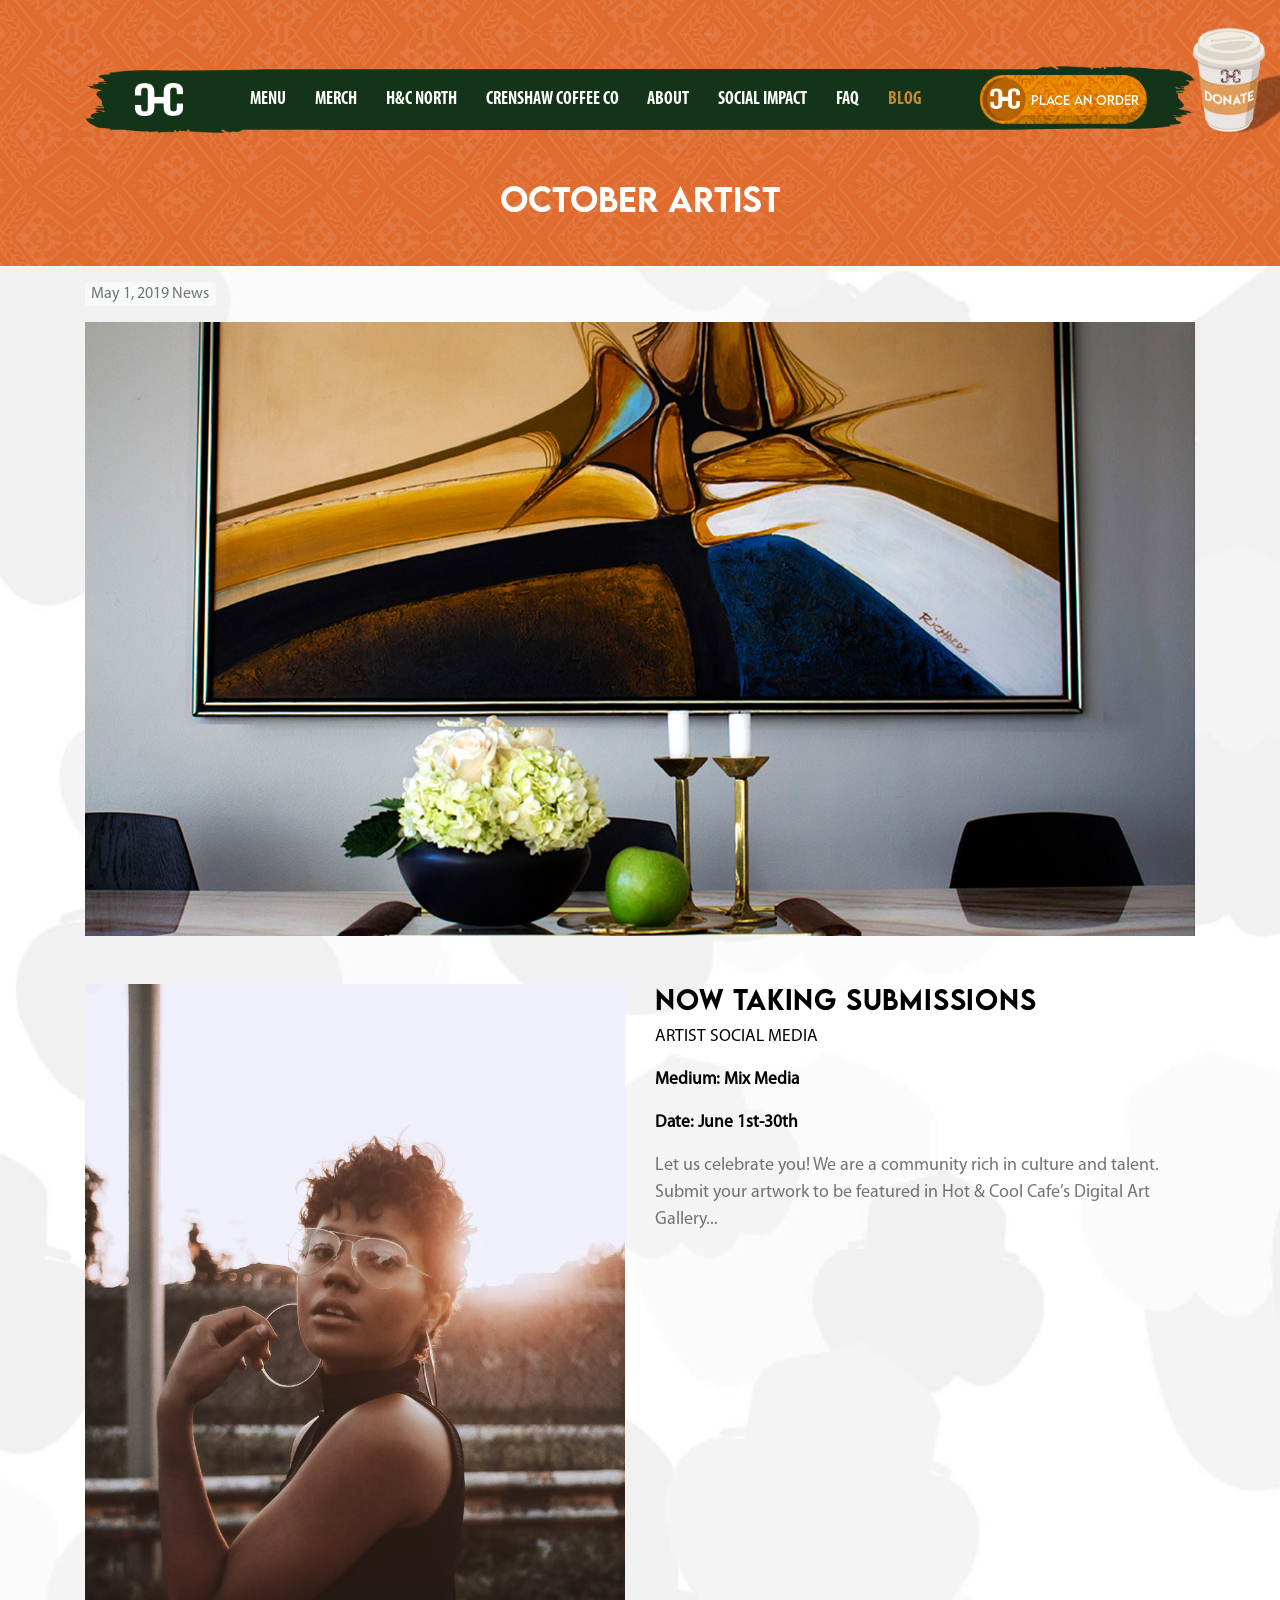
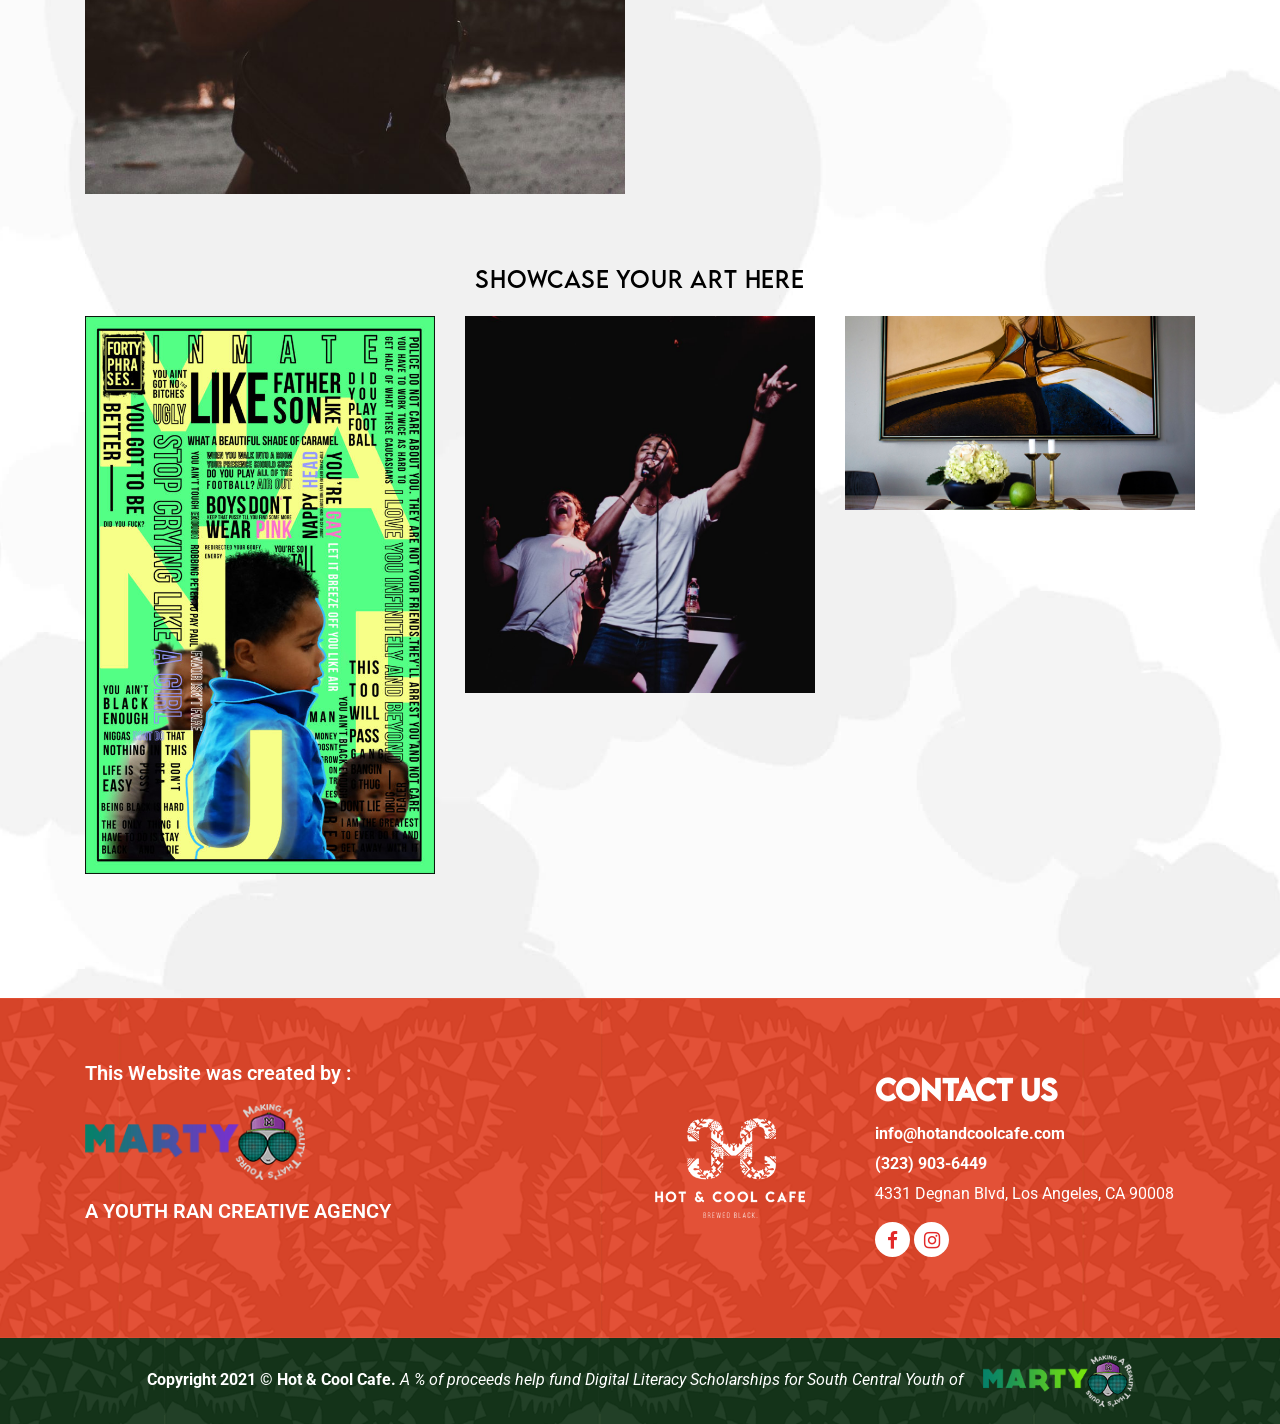
<file: mock-artist-4.html>
<!DOCTYPE html>
<html lang="en">
<head>
    <meta charset="UTF-8">
    <meta name="viewport" content="width=device-width,initial-scale=1,user-scalable=yes">
    <title>OCTOBER  ARTIST - BLOG</title>
    <meta name="description" content="">
    <meta name="keywords" content="Hot and Cool Cafe">
    <meta name="author" content="Marty World">
    <!--styles-->
    <link rel="stylesheet" href="assets/css/bootstrap.min.css">
    <link rel="stylesheet" href="assets/css/font-awesome.min.css">
    <link rel="stylesheet" href="assets/plugin/slick/slick.css">
    <link rel="stylesheet" href="assets/plugin/slick/slick-theme.css">
    <link rel="stylesheet" href="assets/css/aos.css">
    <link rel="stylesheet" href="assets/css/app.css?v=1.3">
    <!--end styles-->
    <link rel="shortcut icon" href="favicon.ico" type="image/x-icon">
    <link rel="apple-touch-icon" href="assets/images/apple-touch-icon.png">
    <!-- Global site tag (gtag.js) - Google Analytics -->
<script async src="https://www.googletagmanager.com/gtag/js?id=G-P87N4N14MH"></script>
<script>
  window.dataLayer = window.dataLayer || [];
  function gtag(){dataLayer.push(arguments);}
  gtag('js', new Date());

  gtag('config', 'G-P87N4N14MH');
</script>
</head>
<body>
<section class="donate-section">
    <header>
        <div class="container">
            <nav class="navbar navbar-expand-lg navbar-light hc-navbar">
                <a class="navbar-brand" href="https://hotandcoolcafe.com/"><img src="assets/images/logo.png" alt="logo"></a>
                <button class="navbar-toggler" type="button" data-toggle="collapse" data-target="#navbarSupportedContent" aria-controls="navbarSupportedContent" aria-expanded="false" aria-label="Toggle navigation">
                    <i class="fa fa-bars text-white"></i>
                </button>
                <div class="collapse navbar-collapse" id="navbarSupportedContent">
                    <ul class="navbar-nav mr-auto">
                        <li class="nav-item">
                            <a class="nav-link" target="_blank" href="https://hotandcoolcafe.square.site/">MENU</a>
                        </li>
                        <li class="nav-item">
                            <a class="nav-link" href="https://hotandcoolcafe.com/#merch">MERCH</a>
                        </li>
                        <!--                        <li class="nav-item">-->
                        <!--                            <a class="nav-link" href="/hot-cool-cafe-voting.html">VOTING</a>-->
                        <!--                        </li>-->
                        <li class="nav-item">
                            <a class="nav-link" href="https://hotandcoolcafe.com/#north">H&C NORTH</a>
                        </li>
                             <li class="nav-item">
                            <a class="nav-link" href="https://www.crenshawcoffeeco.com/" target="_blank">CRENSHAW COFFEE CO</a>
                        </li>
                    <li class="nav-item">
                            <a class="nav-link" href="about.html">ABOUT</a>
                        </li>
                        <li class="nav-item">
                            <a class="nav-link" href="about.html#social-impact">SOCIAL IMPACT</a>
                        </li>
                        <li class="nav-item ">
                            <a class="nav-link" href="faq.html">FAQ</a>
                        </li>
                        <li class="nav-item active">
                            <a class="nav-link" href="blog.html">BLOG</a>
                        </li>
                        <li class="nav-item order-button" data-tilt="" data-tilt-reset="false" >
                            <a class="nav-link" target="_blank" href="https://hotandcoolcafe.square.site/">PLACE AN ORDER </a>
                        </li>
                    </ul>
                </div>
                <div class="donate-button">
                    <a href="https://www.gofundme.com/f/covid-19-seniors-and-families-in-need-meal-program" target="_blank"><img src="assets/images/H_C_donation_cup.png" alt="logo" class="img-fluid"></a>
                </div>
            </nav>

        </div>
    </header>
    <div class="container">
        <div class="hc-orange-box text-center" style="padding: 40px 0">
            <h1 class="voting-heading text-white" style="font-size: 24pt">OCTOBER  ARTIST

            </h1>
        </div>
    </div>
</section>
<section class="voting-section blog_detail parallax-img pt-0" data-speed="0.2">
    <div class="container">
        <p class="badge badge-light mt-3" style="font-size: 16px">May 1, 2019 News</p>
        <img src="assets/images/blog-3.jpg" class="img-fluid mb-5" alt="Blog">
        <div class="row">
            <div class="col-md-6">
                <img src="assets/images/caique-silva-360731-unsplash-853x1280.jpg" class="img-fluid mb-4" alt="Image">
            </div>
            <div class="col-md-6">
                <h2>Now taking Submissions
                </h2>
                <p><span style="font-size: 13pt;" class="text-black">ARTIST SOCIAL MEDIA </span></p>
                <p><span style="font-size: 13pt;" class="text-black"><b>Medium: Mix Media </b></span></p>
                <p><span style="font-size: 13pt;" class="text-black"><b>Date: June 1st-30th</b></span></p>
                <p>Let us celebrate you! We are a community rich in culture and talent. Submit your artwork to be featured in Hot & Cool Cafe’s Digital Art Gallery...

                </p>
            </div>
            <div class="col-md-12">
                <h3 class="text-center mt-5 mb-4">Showcase your art here
                </h3>
            </div>
        </div>
        <div class="row">
            <div class="col-md-4">
                <img src="assets/images/boy-643x1024.jpg" class="img-fluid mb-4" alt="boy">
            </div>
            <div class="col-md-4">
                <img src="assets/images/curtis-potvin-775977-unsplash-952x1024.jpg" class="img-fluid mb-4" alt="boy">
            </div>
            <div class="col-md-4">
                <img src="assets/images/blog-3.jpg" class="img-fluid mb-4" alt="boy">
            </div>
        </div>
    </div>
</section>



<footer class="hc-footer">
    <div class="hc-footer-left">
        <div class="container">
            <div class="row">
                <div class="col-md-6">
                    <div class="mb-custom">
                        <p class="hc-footer-text text-white mb-3">This Website was created by :</p>
                        <a href="https://marty.world/" target="_blank">
                            <img src="assets/images/marty-logo.png" class="img-fluid mb-3" width="220" alt="logo">
                        </a>
                        <p class="hc-footer-text text-white">A YOUTH RAN CREATIVE AGENCY</p>
                    </div>
                </div>
                <div class="col-md-6">
                    <div class="hc-footer-right">
                        <div class="hc-footer-right-l">
                            <a href="https://hotandcoolcafe.com/">
                                <img src="assets/images/green-logo.png" class="img-fluid" width="150" alt="LOGO">
                            </a>
                        </div>
                        <div class="hc-footer-right-r">
                            <h3 class="font-weight-bold mb-3 lemonmilk-bold">CONTACT US</h3>
                            <p class="font-weight-bold"><a href="mailto:info@hotandcoolcafe.com">info@hotandcoolcafe.com</a></p>
                            <p class="font-weight-bold"><a href="tel:(323) 903-6449">(323) 903-6449</a></p>
                            <p class="m-0">4331 Degnan Blvd, Los Angeles, CA 90008</p>
                            <p class="mt-3 social_media">
                                <a href="https://www.facebook.com/hotandcoolcafe" target="_blank"><i class="fa fa-facebook"></i></a>
                                <a href="https://www.instagram.com/hotandcoolcafe/" target="_blank"><i class="fa fa-instagram"></i></a>
                            </p>
                        </div>
                    </div>
                </div>
            </div>
        </div>
    </div>
</footer>
<div class="hc-footer-copyright text-center">
    <div class="container">
        <p class="m-0"><strong>Copyright 2021 &copy; Hot & Cool Cafe.</strong> <span class="font-italic">A % of proceeds help fund Digital Literacy Scholarships for South Central Youth of </span><a href="https://marty.world/" target="_blank"><img src="assets/images/marty-logo1.png" alt="logo" class="img-fluid ml-3"></a></p>
    </div>
</div>






<!--Script Files-->
<script src="assets/js/jquery-v3.3.1.min.js"></script>
<script src="assets/js/popper-min.js"></script>
<script src="assets/js/bootstrap.min.js"></script>
<script src="assets/js/tilt.jquery.js"></script>
<script src="assets/plugin/slick/slick.js"></script>
<script src="https://apps.elfsight.com/p/platform.js" defer></script>
<script src="assets/js/aos.js"></script>
<script src="assets/plugin/jarallax/dist/jarallax.min.js"></script>
<script src="assets/js/app.js"></script>
<!--End-->
<script>
    var btn = $('#qodef-back-to-top');

    $(window).scroll(function() {
        if ($(window).scrollTop() > 800) {
            btn.addClass('show');
        } else {
            btn.removeClass('show');
        }
    });

    btn.on('click', function(e) {
        e.preventDefault();
        $('html, body').animate({scrollTop:0}, '300');
    });


</script>
</body>
</html>
</file>
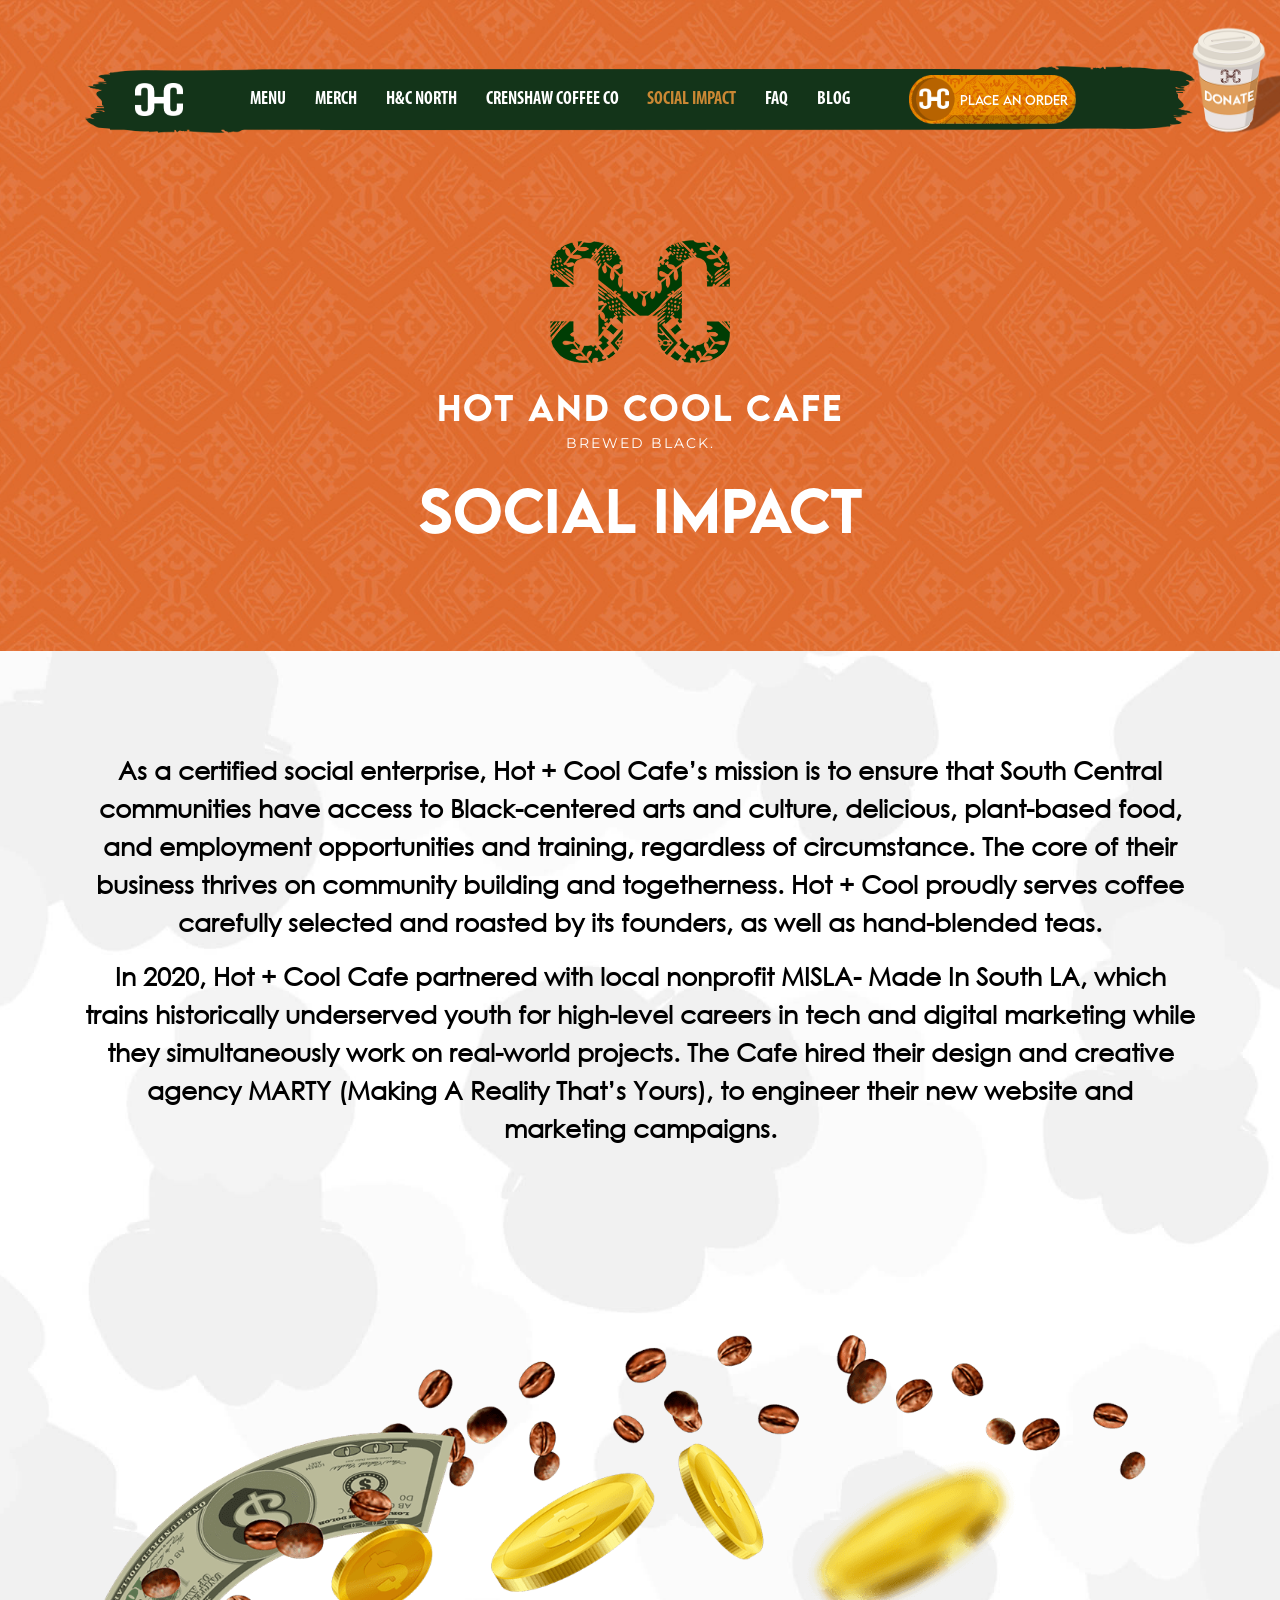
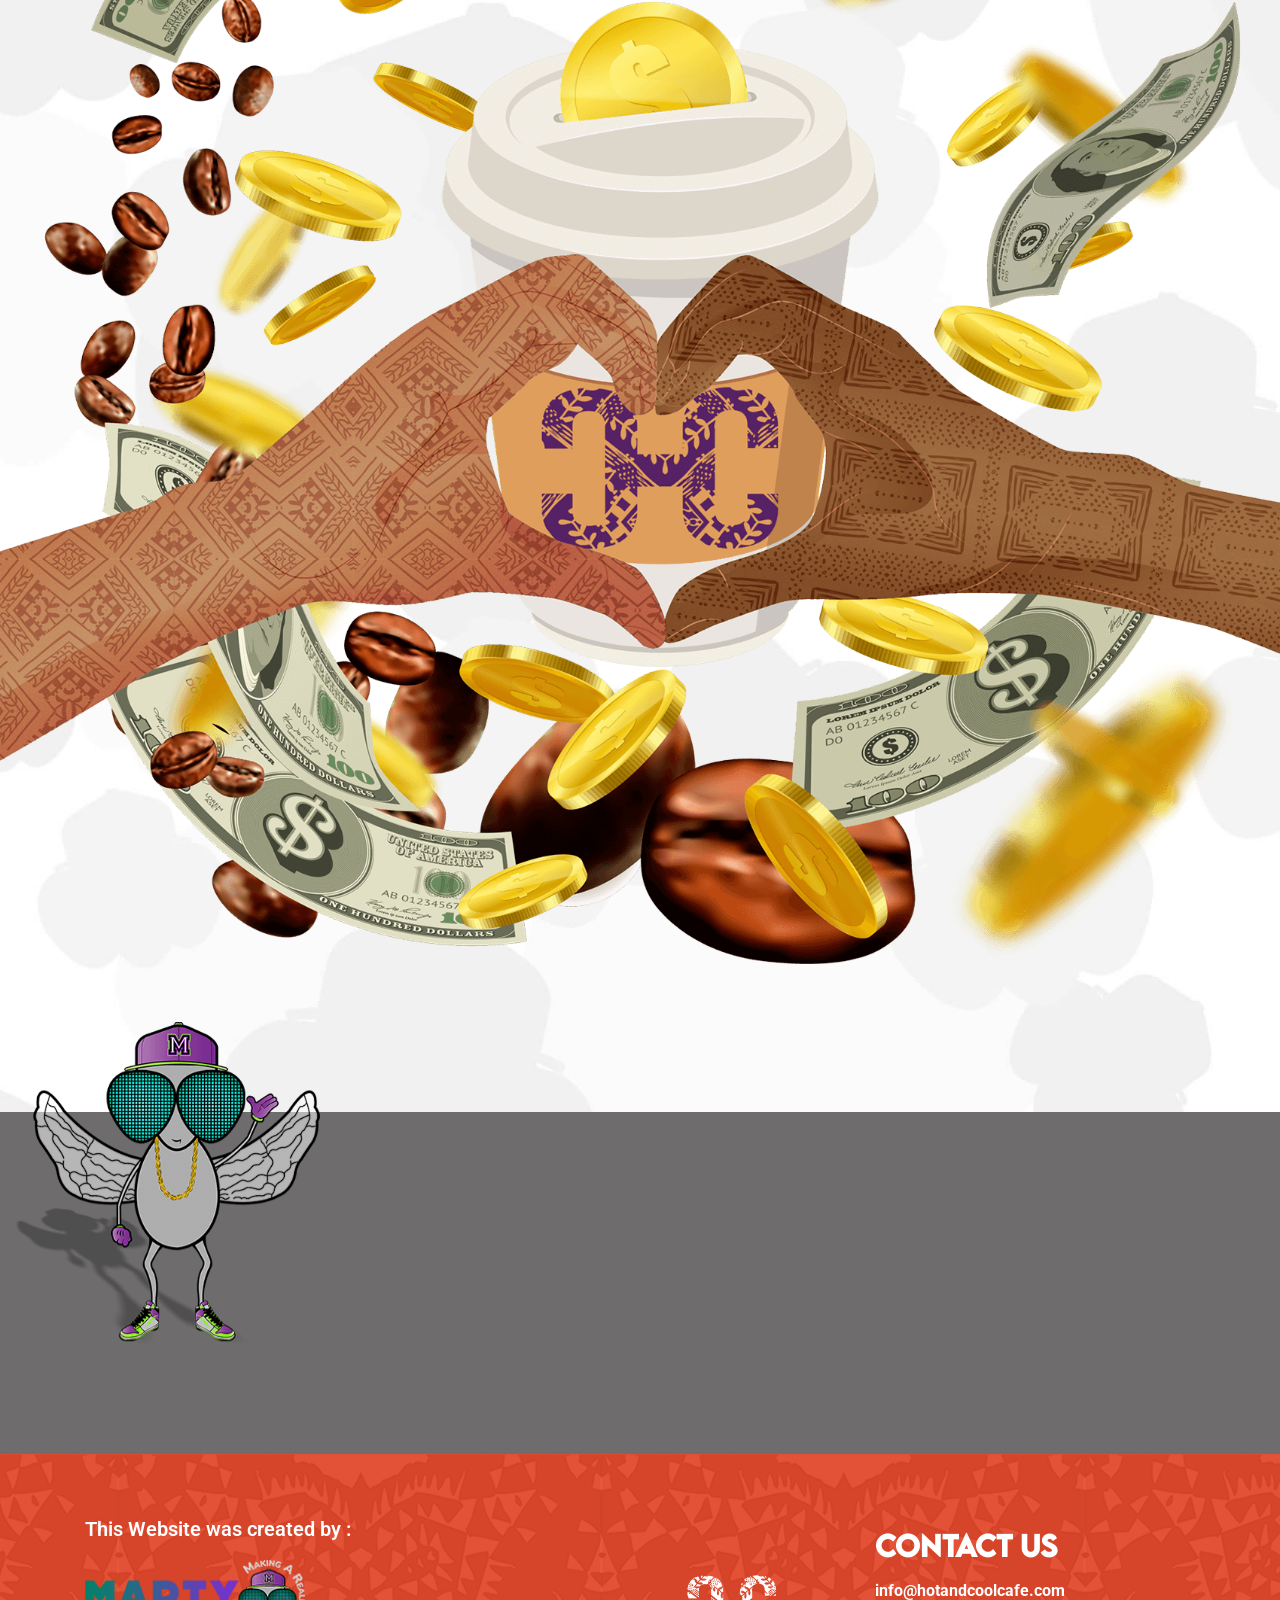
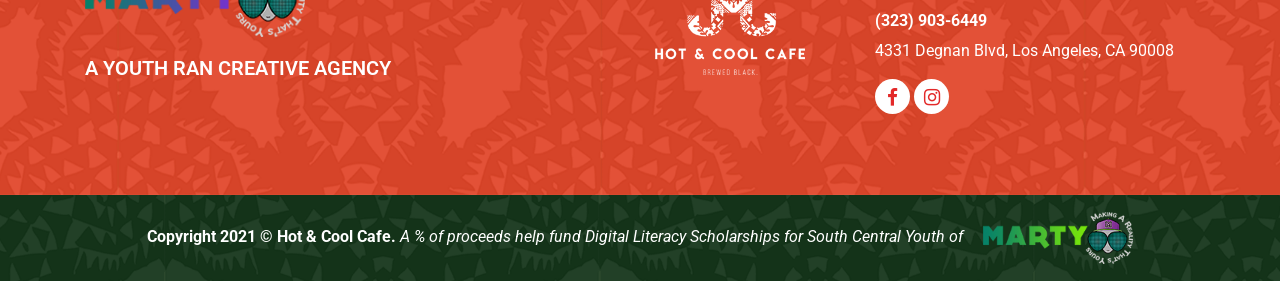
<file: social-impact.html>
<!DOCTYPE html>
<html lang="en">
<head>
    <meta charset="UTF-8">
    <meta name="viewport" content="width=device-width,initial-scale=1,user-scalable=yes">
    <title>Hot and Cool Cafe - Social Impact</title>
    <meta name="description" content="">
    <meta name="keywords" content="Hot and Cool Cafe">
    <meta name="author" content="Marty World">
    <!--styles-->
    <link rel="stylesheet" href="assets/css/bootstrap.min.css">
    <link rel="stylesheet" href="assets/css/font-awesome.min.css">
    <link rel="stylesheet" href="assets/plugin/slick/slick.css">
    <link rel="stylesheet" href="assets/plugin/slick/slick-theme.css">
    <link rel="stylesheet" href="assets/css/aos.css">
    <link rel="stylesheet" href="assets/css/app.css?v=1.3">
    <!--end styles-->
    <link rel="shortcut icon" href="favicon.ico" type="image/x-icon">
    <link rel="apple-touch-icon" href="assets/images/apple-touch-icon.png">
</head>
<body>
<section class="donate-section">
    <header>
        <div class="container">
            <nav class="navbar navbar-expand-lg navbar-light hc-navbar">
                <a class="navbar-brand" href="https://hotandcoolcafe.com/"><img src="assets/images/logo.png" alt="logo"></a>
                <button class="navbar-toggler" type="button" data-toggle="collapse" data-target="#navbarSupportedContent" aria-controls="navbarSupportedContent" aria-expanded="false" aria-label="Toggle navigation">
                    <i class="fa fa-bars text-white"></i>
                </button>
                <div class="collapse navbar-collapse" id="navbarSupportedContent">
                    <ul class="navbar-nav mr-auto">
                        <li class="nav-item">
                            <a class="nav-link" target="_blank" href="https://hotandcoolcafe.square.site/">MENU</a>
                        </li>
                        <li class="nav-item">
                            <a class="nav-link" href="https://hotandcoolcafe.com/#merch">MERCH</a>
                        </li>
                        <!--                        <li class="nav-item">-->
                        <!--                            <a class="nav-link" href="/hot-cool-cafe-voting.html">VOTING</a>-->
                        <!--                        </li>-->
                        <li class="nav-item">
                            <a class="nav-link" href="https://hotandcoolcafe.com/#north">H&C NORTH</a>
                        </li>
                 <li class="nav-item">
                            <a class="nav-link" href="https://www.crenshawcoffeeco.com/" target="_blank">CRENSHAW COFFEE CO</a>
                        </li>
                        <li class="nav-item active">
                            <a class="nav-link" href="social-impact.html">SOCIAL IMPACT</a>
                        </li>
                        <li class="nav-item ">
                            <a class="nav-link" href="about.html#faq">FAQ</a>
                        </li>

                        <li class="nav-item">
                            <a class="nav-link" href="blog.html">BLOG</a>
                        </li>
                        <li class="nav-item order-button" data-tilt="" data-tilt-reset="false" >
                            <a class="nav-link" target="_blank" href="https://hotandcoolcafe.square.site/">PLACE AN ORDER </a>
                        </li>
                    </ul>
                </div>
                <div class="donate-button">
                    <a href="https://www.gofundme.com/f/covid-19-seniors-and-families-in-need-meal-program" target="_blank"><img src="assets/images/H_C_donation_cup.png" alt="logo" class="img-fluid"></a>
                </div>
            </nav>

        </div>
    </header>
    <div class="container">
        <div class="hc-orange-box text-center">
            <img src="assets/images/hc-logo-1.png" width="180" class="img-fluid mb-4" alt="Logo">
            <h2 class="">Hot and Cool Cafe</h2>
            <h6 class="text-white">BREWED BLACK. </h6>
            <h1 class="voting-heading text-white mt-4" style="font-size: 42pt">Social Impact</h1>

        </div>
    </div>
</section>
<section class="voting-section parallax-img" data-speed="0.2">
    <div class="container text-center">
        <p class="gothic-regular">
            As a certified social enterprise, Hot + Cool Cafe’s mission is to ensure that South Central communities have access to Black-centered arts and culture, delicious, plant-based food, and employment opportunities and training, regardless of circumstance. The core of their business thrives on community building and togetherness. Hot + Cool proudly serves coffee carefully selected and roasted by its founders, as well as hand-blended teas. </p>
        <p class="gothic-regular">
            In 2020, Hot + Cool Cafe partnered with local nonprofit MISLA- Made In South LA, which trains historically underserved youth for high-level careers in tech and digital marketing while they simultaneously work on real-world projects. The Cafe hired their design and creative agency MARTY (Making A Reality That’s Yours), to engineer their new website and marketing campaigns.  </p>

        <div class="mt-5">
            <a href="https://www.gofundme.com/f/covid-19-seniors-and-families-in-need-meal-program" target="_blank" class="btn btn-donate-now" data-tilt="" data-tilt-reset="false" data-aos="fade-up">DONATE & SUPPORT</a>
        </div>
    </div>
    <div class="text-center mt-5 mb-5">
        <img src="assets/images/donate-center-image.png" class="img-fluid w-100" alt="Donate">
    </div>
</section>

<section class="donate-last-section position-relative">
    <div class="marty_donate">
        <div class="container-fluid">
            <div class="row">
                <div class="col-md-3">
                    <div class="marty-cap mb-4">
                        <img src="assets/images/marty.png" class="img-fluid" alt="Marty">
                    </div>
                </div>
                <div class="col-md-9">
                    <h1 class="voting-heading text-white mb-4" data-aos="fade-right">
                        WE are <img src="assets/images/marty-color.png" class="img-fluid pt-20" width="300px" alt="Marty">  A YOUTH BRAND AGENCY
                    </h1>
                    <h2 class="gothic-heading text-white text-center m-0" data-aos="fade-up">
                        MARTY is here to provide cost-effective, top-notch digital <br>
                        services to businesses and entreprenuers of South LA.
                    </h2>
                </div>
            </div>
        </div>
    </div>
</section>


<footer class="hc-footer">
    <div class="hc-footer-left">
        <div class="container">
            <div class="row">
                <div class="col-md-6">
                    <div class="mb-custom">
                        <p class="hc-footer-text text-white mb-3">This Website was created by :</p>
                        <a href="https://marty.world/" target="_blank">
                            <img src="assets/images/marty-logo.png" class="img-fluid mb-3" width="220" alt="logo">
                        </a>
                        <p class="hc-footer-text text-white">A YOUTH RAN CREATIVE AGENCY</p>
                    </div>
                </div>
                <div class="col-md-6">
                    <div class="hc-footer-right">
                        <div class="hc-footer-right-l">
                            <a href="https://hotandcoolcafe.com/">
                                <img src="assets/images/green-logo.png" class="img-fluid" width="150" alt="LOGO">
                            </a>
                        </div>
                        <div class="hc-footer-right-r">
                            <h3 class="font-weight-bold mb-3 lemonmilk-bold">CONTACT US</h3>
                            <p class="font-weight-bold"><a href="mailto:info@hotandcoolcafe.com">info@hotandcoolcafe.com</a></p>
                            <p class="font-weight-bold"><a href="tel:(323) 903-6449">(323) 903-6449</a></p>
                            <p class="m-0">4331 Degnan Blvd, Los Angeles, CA 90008</p>
                            <p class="mt-3 social_media">
                                <a href="https://www.facebook.com/hotandcoolcafe" target="_blank"><i class="fa fa-facebook"></i></a>
                                <a href="https://www.instagram.com/hotandcoolcafe/" target="_blank"><i class="fa fa-instagram"></i></a>
                            </p>
                        </div>
                    </div>
                </div>
            </div>
        </div>
    </div>
</footer>
<div class="hc-footer-copyright text-center">
    <div class="container">
        <p class="m-0"><strong>Copyright 2021 &copy; Hot & Cool Cafe.</strong> <span class="font-italic">A % of proceeds help fund Digital Literacy Scholarships for South Central Youth of </span><a href="https://marty.world/" target="_blank"><img src="assets/images/marty-logo1.png" alt="logo" class="img-fluid ml-3"></a></p>
    </div>
</div>




<!--Script Files-->
<script src="assets/js/jquery-v3.3.1.min.js"></script>
<script src="assets/js/popper-min.js"></script>
<script src="assets/js/bootstrap.min.js"></script>
<script src="assets/js/tilt.jquery.js"></script>
<script src="assets/plugin/slick/slick.js"></script>
<script src="https://apps.elfsight.com/p/platform.js" defer></script>
<script src="assets/js/aos.js"></script>
<script src="assets/plugin/jarallax/dist/jarallax.min.js"></script>
<script src="assets/js/app.js"></script>
<!--End-->
<script>
    var btn = $('#qodef-back-to-top');

    $(window).scroll(function() {
        if ($(window).scrollTop() > 800) {
            btn.addClass('show');
        } else {
            btn.removeClass('show');
        }
    });

    btn.on('click', function(e) {
        e.preventDefault();
        $('html, body').animate({scrollTop:0}, '300');
    });


</script>
</body>
</html>
</file>
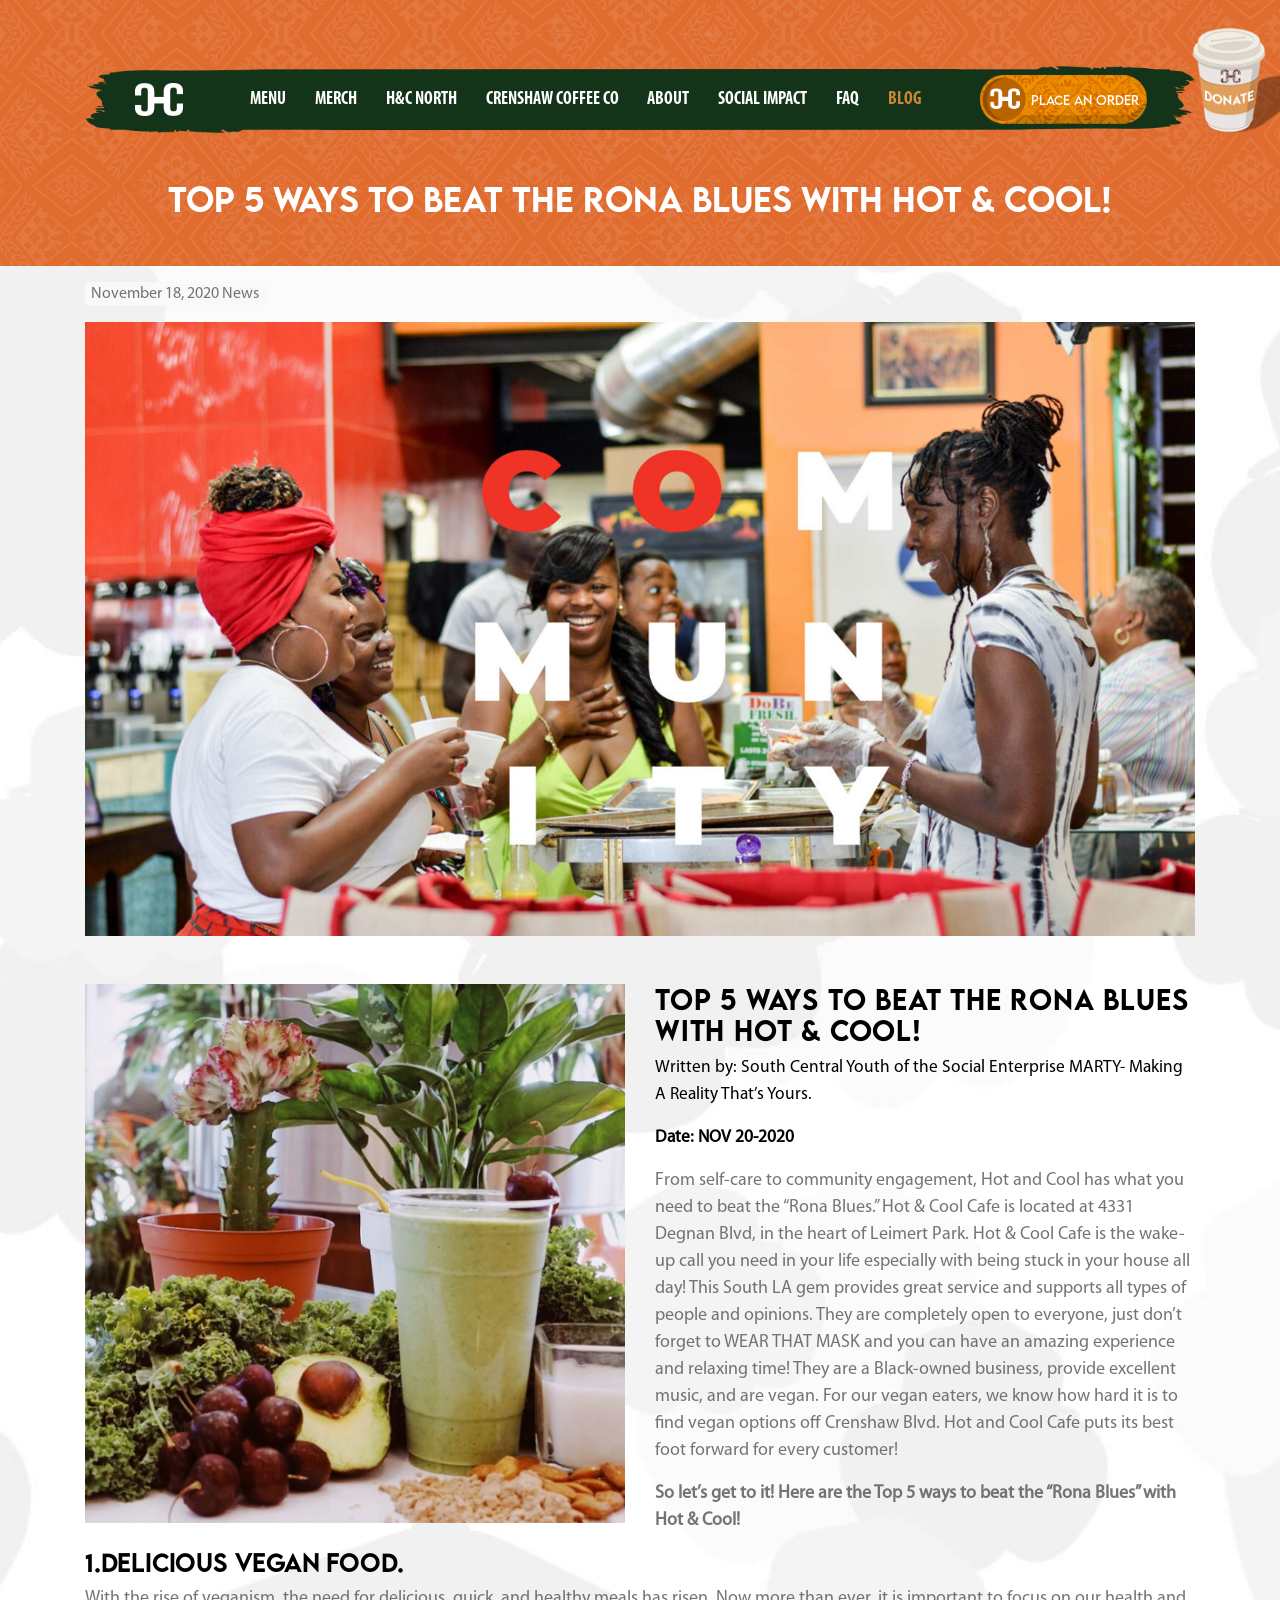
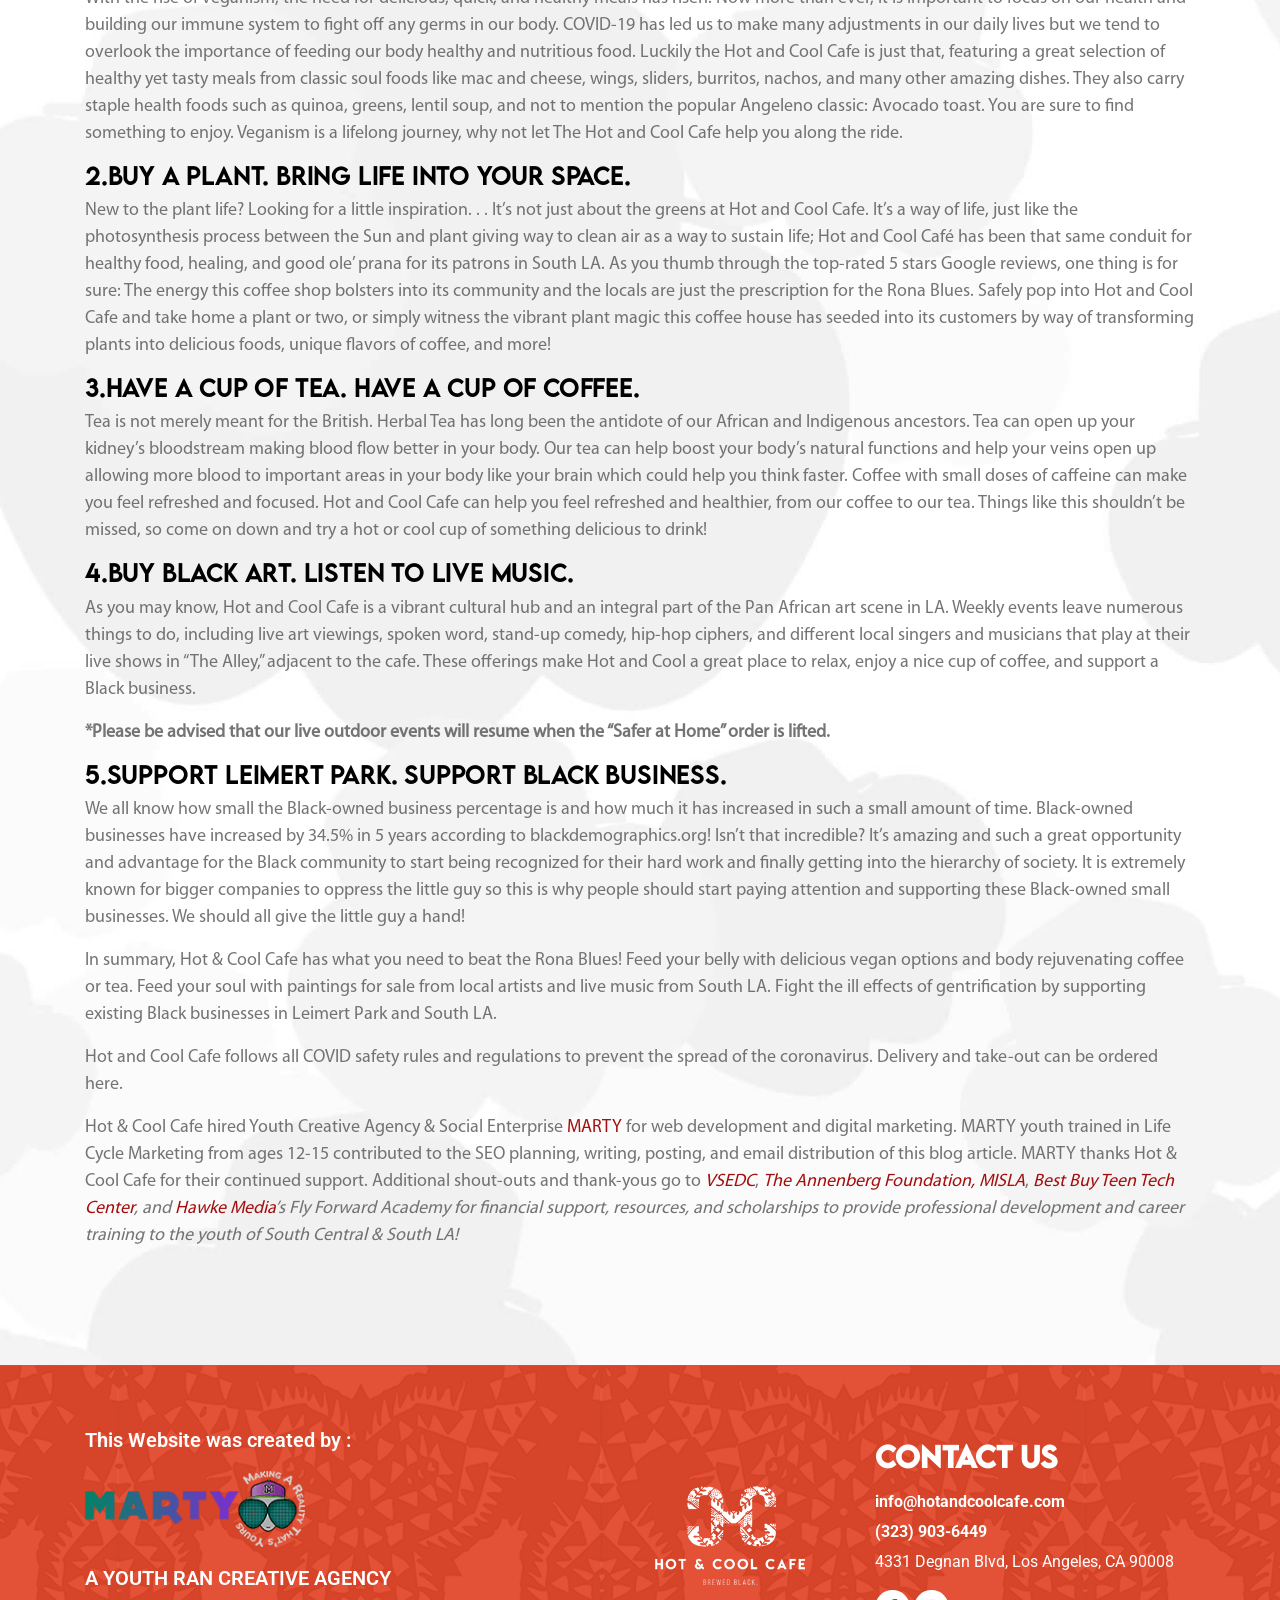
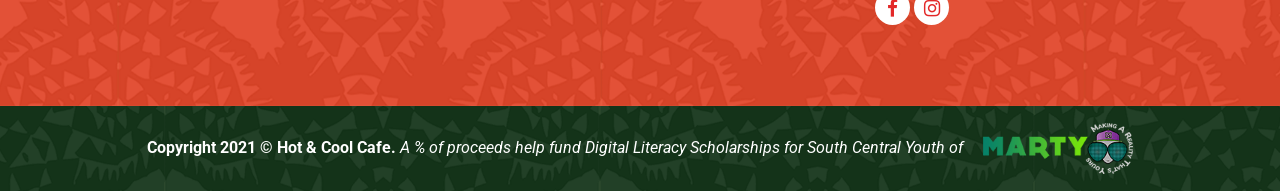
<file: top-5-ways-to-beat-the-rona-blues-with-hot-cool.html>
<!DOCTYPE html>
<html lang="en">
<head>
    <meta charset="UTF-8">
    <meta name="viewport" content="width=device-width,initial-scale=1,user-scalable=yes">
    <title>TOP 5 WAYS TO BEAT THE RONA BLUES WITH HOT & COOL! - BLOG</title>
    <meta name="description" content="">
    <meta name="keywords" content="Hot and Cool Cafe">
    <meta name="author" content="Marty World">
    <!--styles-->
    <link rel="stylesheet" href="assets/css/bootstrap.min.css">
    <link rel="stylesheet" href="assets/css/font-awesome.min.css">
    <link rel="stylesheet" href="assets/plugin/slick/slick.css">
    <link rel="stylesheet" href="assets/plugin/slick/slick-theme.css">
    <link rel="stylesheet" href="assets/css/aos.css">
    <link rel="stylesheet" href="assets/css/app.css?v=1.3">
    <!--end styles-->
    <link rel="shortcut icon" href="favicon.ico" type="image/x-icon">
    <link rel="apple-touch-icon" href="assets/images/apple-touch-icon.png">
    <!-- Global site tag (gtag.js) - Google Analytics -->
<script async src="https://www.googletagmanager.com/gtag/js?id=G-P87N4N14MH"></script>
<script>
  window.dataLayer = window.dataLayer || [];
  function gtag(){dataLayer.push(arguments);}
  gtag('js', new Date());

  gtag('config', 'G-P87N4N14MH');
</script>
</head>
<body>
<section class="donate-section">
    <header>
        <div class="container">
            <nav class="navbar navbar-expand-lg navbar-light hc-navbar">
                <a class="navbar-brand" href="https://hotandcoolcafe.com/"><img src="assets/images/logo.png" alt="logo"></a>
                <button class="navbar-toggler" type="button" data-toggle="collapse" data-target="#navbarSupportedContent" aria-controls="navbarSupportedContent" aria-expanded="false" aria-label="Toggle navigation">
                    <i class="fa fa-bars text-white"></i>
                </button>
                <div class="collapse navbar-collapse" id="navbarSupportedContent">
                    <ul class="navbar-nav mr-auto">
                        <li class="nav-item">
                            <a class="nav-link" target="_blank" href="https://hotandcoolcafe.square.site/">MENU</a>
                        </li>
                        <li class="nav-item">
                            <a class="nav-link" href="https://hotandcoolcafe.com/#merch">MERCH</a>
                        </li>
                        <!--                        <li class="nav-item">-->
                        <!--                            <a class="nav-link" href="/hot-cool-cafe-voting.html">VOTING</a>-->
                        <!--                        </li>-->
                        <li class="nav-item">
                            <a class="nav-link" href="https://hotandcoolcafe.com/#north">H&C NORTH</a>
                        </li>
                 <li class="nav-item">
                            <a class="nav-link" href="https://www.crenshawcoffeeco.com/" target="_blank">CRENSHAW COFFEE CO</a>
                        </li>
                     <li class="nav-item">
                            <a class="nav-link" href="about.html">ABOUT</a>
                        </li>
                        <li class="nav-item">
                            <a class="nav-link" href="about.html#social-impact">SOCIAL IMPACT</a>
                        </li>
                        <li class="nav-item ">
                            <a class="nav-link" href="faq.html">FAQ</a>
                        </li>
                        <li class="nav-item active">
                            <a class="nav-link" href="blog.html">BLOG</a>
                        </li>
                        <li class="nav-item order-button" data-tilt="" data-tilt-reset="false" >
                            <a class="nav-link" target="_blank" href="https://hotandcoolcafe.square.site/">PLACE AN ORDER </a>
                        </li>
                    </ul>
                </div>
                <div class="donate-button">
                    <a href="https://www.gofundme.com/f/covid-19-seniors-and-families-in-need-meal-program" target="_blank"><img src="assets/images/H_C_donation_cup.png" alt="logo" class="img-fluid"></a>
                </div>
            </nav>

        </div>
    </header>
    <div class="container">
        <div class="hc-orange-box text-center" style="padding: 40px 0">
            <h1 class="voting-heading text-white" style="font-size: 24pt">TOP 5 WAYS TO BEAT THE RONA BLUES WITH HOT & COOL!
            </h1>
        </div>
    </div>
</section>
<section class="voting-section blog_detail parallax-img pt-0" data-speed="0.2">
    <div class="container">
        <p class="badge badge-light mt-3" style="font-size: 16px">November 18, 2020 News</p>
        <img src="assets/images/Blog_Topper.jpg" class="img-fluid mb-5" alt="Blog">
        <div class="row">
            <div class="col-md-6">
                <img src="assets/images/Screen-Shot-2020-12-07-at-10.20.00-AM.png" class="img-fluid mb-4" alt="Image">
            </div>
            <div class="col-md-6">
                <h2>Top 5 Ways to beat the Rona Blues with Hot & Cool!</h2>
                <p><span style="font-size: 13pt;" class="text-black">Written by: South Central Youth of the Social Enterprise MARTY- Making A Reality That’s Yours.</span></p>
                <p><span style="font-size: 13pt;" class="text-black"><b>Date: NOV 20-2020</b></span></p>
                <p>From self-care to community engagement, Hot and Cool has what you need to beat the “Rona Blues.” Hot &amp; Cool Cafe is located at 4331 Degnan Blvd, in the heart of Leimert Park. Hot &amp; Cool Cafe is the wake-up call you need in your life especially with being stuck in your house all day! This South LA gem provides great service and supports all types of people and opinions. They are completely open to everyone, just don’t forget to WEAR THAT MASK and you can have an amazing experience and relaxing time! They are a Black-owned business, provide excellent music, and are vegan. For our vegan eaters, we know how hard it is to find vegan options off Crenshaw Blvd. Hot and Cool Cafe puts its best foot forward for every customer!</p>
                <p><strong>So let’s get to it! Here are the Top 5 ways to beat the “Rona Blues” with Hot &amp; Cool!</strong></p>
            </div>
            <div class="col-md-12">
                    <h3><b>1.Delicious Vegan Food.</b></h3>
                    <p>With the rise of veganism, the need for delicious, quick, and healthy meals has risen. Now more than ever, it is important to focus on our health and building our immune system to fight off any germs in our body. COVID-19 has led us to make many adjustments in our daily lives but we tend to overlook the importance of feeding our body healthy and nutritious food. Luckily the Hot and Cool Cafe is just that, featuring a great selection of healthy yet tasty meals from classic soul foods like mac and cheese, wings, sliders, burritos, nachos, and many other amazing dishes. They also carry staple health foods such as quinoa, greens, lentil soup, and not to mention the popular Angeleno classic: Avocado toast. You are sure to find something to enjoy. Veganism is a lifelong journey, why not let The Hot and Cool Cafe help you along the ride.</p>
                    <h3><b>2.Buy a plant. Bring life into your space.</b></h3>
                    <p>New to the plant life? Looking for a little inspiration. . . It’s not just about the greens at Hot and Cool Cafe. It’s a way of life, just like the photosynthesis process between the Sun and plant giving way to clean air as a way to sustain life; Hot and Cool Café has been that same conduit for healthy food, healing, and good ole’ prana for its patrons in South LA. As you thumb through the top-rated 5 stars Google reviews, one thing is for sure: The energy this coffee shop bolsters into its community and the locals are just the prescription for the Rona Blues. Safely pop into Hot and Cool Cafe and take home a plant or two, or simply witness the vibrant plant magic this coffee house has seeded into its customers by way of transforming plants into delicious foods, unique flavors of coffee, and more!</p>
                    <h3><b>3.Have a cup of tea. Have a cup of coffee.</b></h3>
                    <p>Tea is not merely meant for the British. Herbal Tea has long been the antidote of our African and Indigenous ancestors. Tea can open up your kidney’s bloodstream making blood flow better in your body. Our tea can help boost your body’s natural functions and help your veins open up allowing more blood to important areas in your body like your brain which could help you think faster. Coffee with small doses of caffeine can make you feel refreshed and focused. Hot and Cool Cafe can help you feel refreshed and healthier, from our coffee to our tea. Things like this shouldn’t be missed, so come on down and try a hot or cool cup of something delicious to drink!</p>
                    <h3><b>4.Buy Black Art. Listen to live music.</b></h3>
                    <p>As you may know, Hot and Cool Cafe is a vibrant cultural hub and an integral part of the Pan African art scene in LA. Weekly events leave numerous things to do, including live art viewings, spoken word, stand-up comedy, hip-hop ciphers, and different local singers and musicians that play at their live shows in “The Alley,” adjacent to the cafe. These offerings make Hot and Cool a great place to relax, enjoy a nice cup of coffee, and support a Black business.</p>
                    <p><strong>*Please be advised that our live outdoor events will resume when the “Safer at Home” order is lifted. </strong></p>
                    <h3><b>5.SUPPORT LEIMERT PARK. SUPPORT BLACK BUSINESS.</b></h3>
                    <p>We all know how small the Black-owned business percentage is and how much it has increased in such a small amount of time. Black-owned businesses have increased by 34.5% in 5 years according to blackdemographics.org! Isn’t that incredible? It’s amazing and such a great opportunity and advantage for the Black community to start being recognized for their hard work and finally getting into the hierarchy of society. It is extremely known for bigger companies to oppress the little guy so this is why people should start paying attention and supporting these Black-owned small businesses. We should all give the little guy a hand!</p>
                    <p>In summary, Hot &amp; Cool Cafe has what you need to beat the Rona Blues! Feed your belly with delicious vegan options and body rejuvenating coffee or tea. Feed your soul with paintings for sale from local artists and live music from South LA. Fight the ill effects of gentrification by supporting existing Black businesses in Leimert Park and South LA.</p>
                    <p>Hot and Cool Cafe follows all COVID safety rules and regulations to prevent the spread of the coronavirus. Delivery and take-out can be ordered here.</p>
                    <p><span>Hot &amp; Cool Cafe hired Youth Creative Agency &amp; Social Enterprise </span><a href="https://marty.world/"><span>MARTY</span></a><span> for web development and digital marketing. MARTY youth trained in Life Cycle Marketing from ages 12-15 contributed to the SEO planning, writing, posting, and email distribution of this blog article. MARTY thanks Hot &amp; Cool Cafe for their continued support. Additional shout-outs and thank-yous go to </span>
                        <i><a href="https://vsedc.org/"><span>VSEDC</span></a></i><span>, </span><i><a href="https://annenberg.org/">
                        <span>The Annenberg Foundation,</span></a></i>
                        <i><a href="https://www.misla.org/">
                            <span>MISLA</span></a></i><span>, </span>
                        <a href="https://corporate.bestbuy.com/social-impact/teen-tech-centers/"><i><span>Best Buy Teen Tech Center</span></i></a><i><span>, and </span></i><a href="https://hawkemedia.com/"><i><span>Hawke Media</span></i></a><i><span>’s Fly Forward Academy for financial support, resources, and scholarships to provide professional development and career training to the youth of South Central &amp; South LA!</span></i></p>

            </div>
        </div>
    </div>
</section>


<footer class="hc-footer">
    <div class="hc-footer-left">
        <div class="container">
            <div class="row">
                <div class="col-md-6">
                    <div class="mb-custom">
                        <p class="hc-footer-text text-white mb-3">This Website was created by :</p>
                        <a href="https://marty.world/" target="_blank">
                            <img src="assets/images/marty-logo.png" class="img-fluid mb-3" width="220" alt="logo">
                        </a>
                        <p class="hc-footer-text text-white">A YOUTH RAN CREATIVE AGENCY</p>
                    </div>
                </div>
                <div class="col-md-6">
                    <div class="hc-footer-right">
                        <div class="hc-footer-right-l">
                            <a href="https://hotandcoolcafe.com/">
                                <img src="assets/images/green-logo.png" class="img-fluid" width="150" alt="LOGO">
                            </a>
                        </div>
                        <div class="hc-footer-right-r">
                            <h3 class="font-weight-bold mb-3 lemonmilk-bold">CONTACT US</h3>
                            <p class="font-weight-bold"><a href="mailto:info@hotandcoolcafe.com">info@hotandcoolcafe.com</a></p>
                            <p class="font-weight-bold"><a href="tel:(323) 903-6449">(323) 903-6449</a></p>
                            <p class="m-0">4331 Degnan Blvd, Los Angeles, CA 90008</p>
                            <p class="mt-3 social_media">
                                <a href="https://www.facebook.com/hotandcoolcafe" target="_blank"><i class="fa fa-facebook"></i></a>
                                <a href="https://www.instagram.com/hotandcoolcafe/" target="_blank"><i class="fa fa-instagram"></i></a>
                            </p>
                        </div>
                    </div>
                </div>
            </div>
        </div>
    </div>
</footer>
<div class="hc-footer-copyright text-center">
    <div class="container">
        <p class="m-0"><strong>Copyright 2021 &copy; Hot & Cool Cafe.</strong> <span class="font-italic">A % of proceeds help fund Digital Literacy Scholarships for South Central Youth of </span><a href="https://marty.world/" target="_blank"><img src="assets/images/marty-logo1.png" alt="logo" class="img-fluid ml-3"></a></p>
    </div>
</div>







<!--Script Files-->
<script src="assets/js/jquery-v3.3.1.min.js"></script>
<script src="assets/js/popper-min.js"></script>
<script src="assets/js/bootstrap.min.js"></script>
<script src="assets/js/tilt.jquery.js"></script>
<script src="assets/plugin/slick/slick.js"></script>
<script src="https://apps.elfsight.com/p/platform.js" defer></script>
<script src="assets/js/aos.js"></script>
<script src="assets/plugin/jarallax/dist/jarallax.min.js"></script>
<script src="assets/js/app.js"></script>
<!--End-->
<script>
    var btn = $('#qodef-back-to-top');

    $(window).scroll(function() {
        if ($(window).scrollTop() > 800) {
            btn.addClass('show');
        } else {
            btn.removeClass('show');
        }
    });

    btn.on('click', function(e) {
        e.preventDefault();
        $('html, body').animate({scrollTop:0}, '300');
    });


</script>
</body>
</html>
</file>
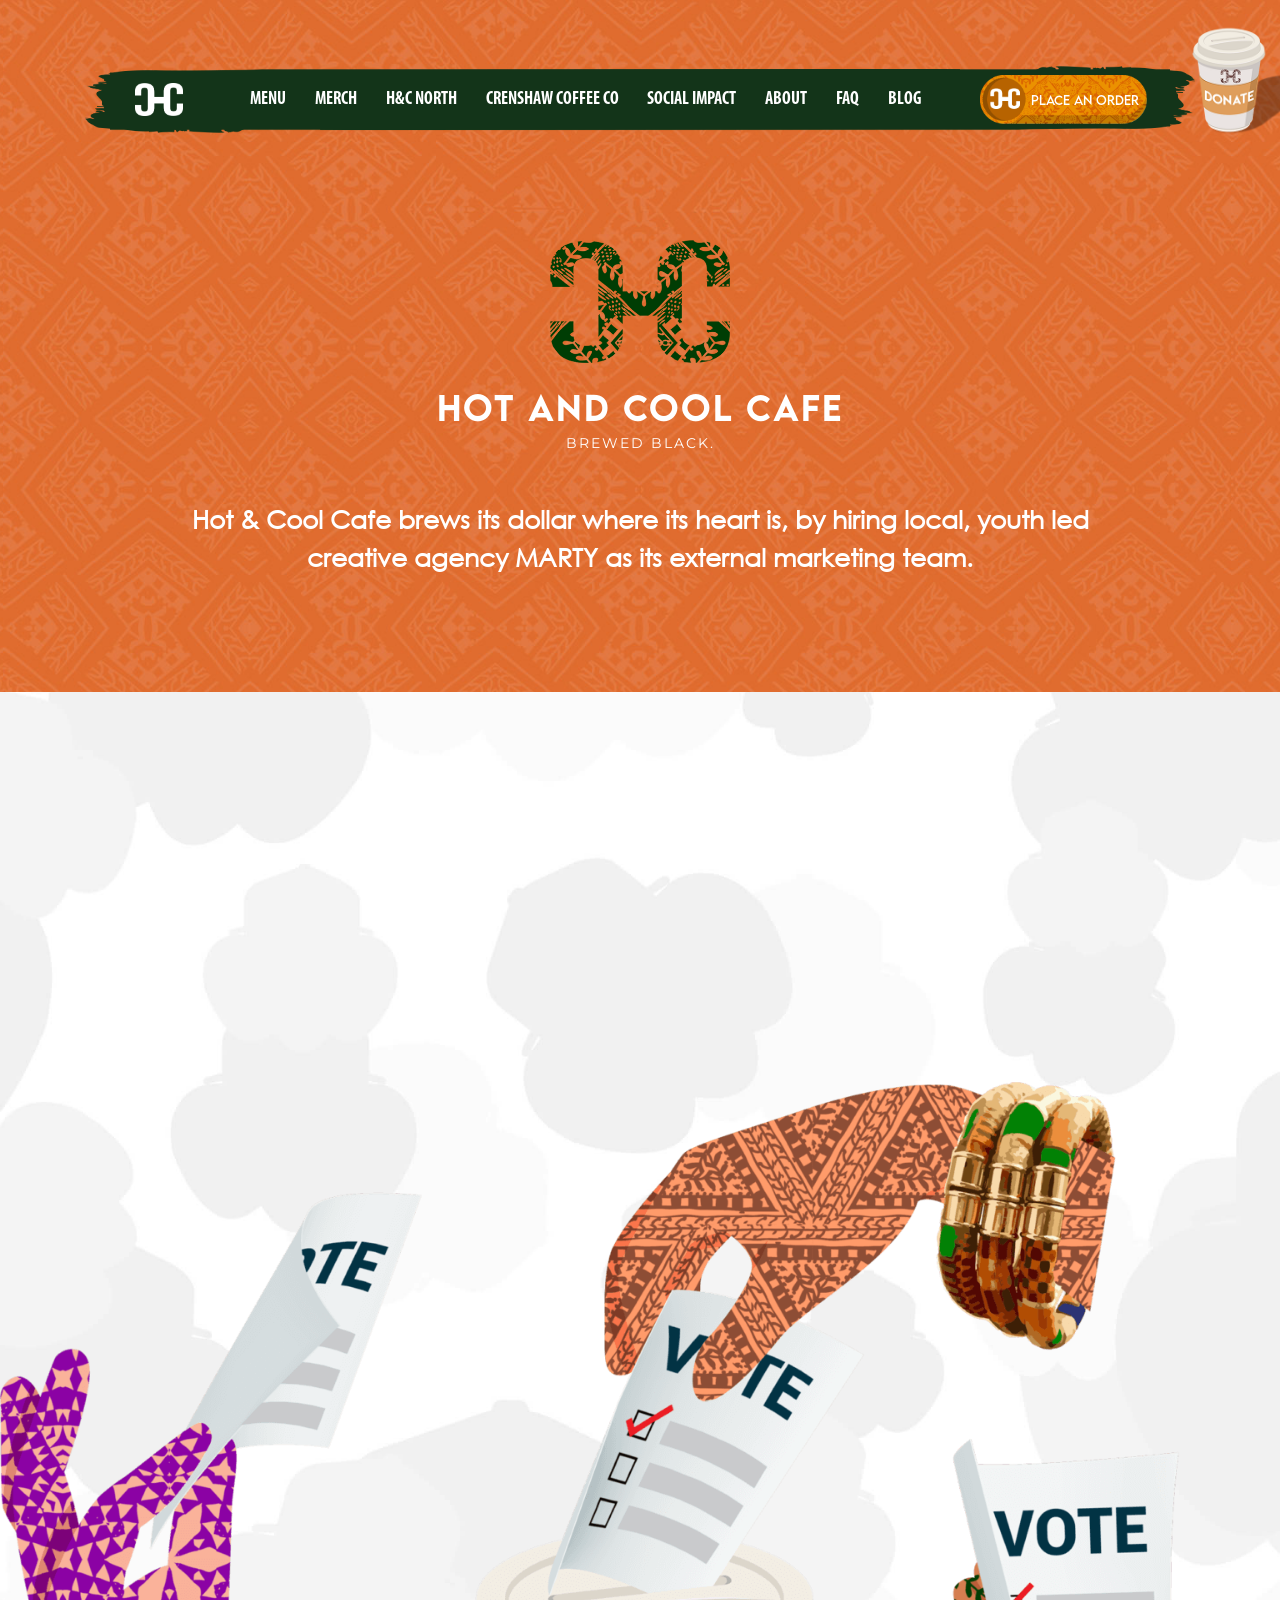
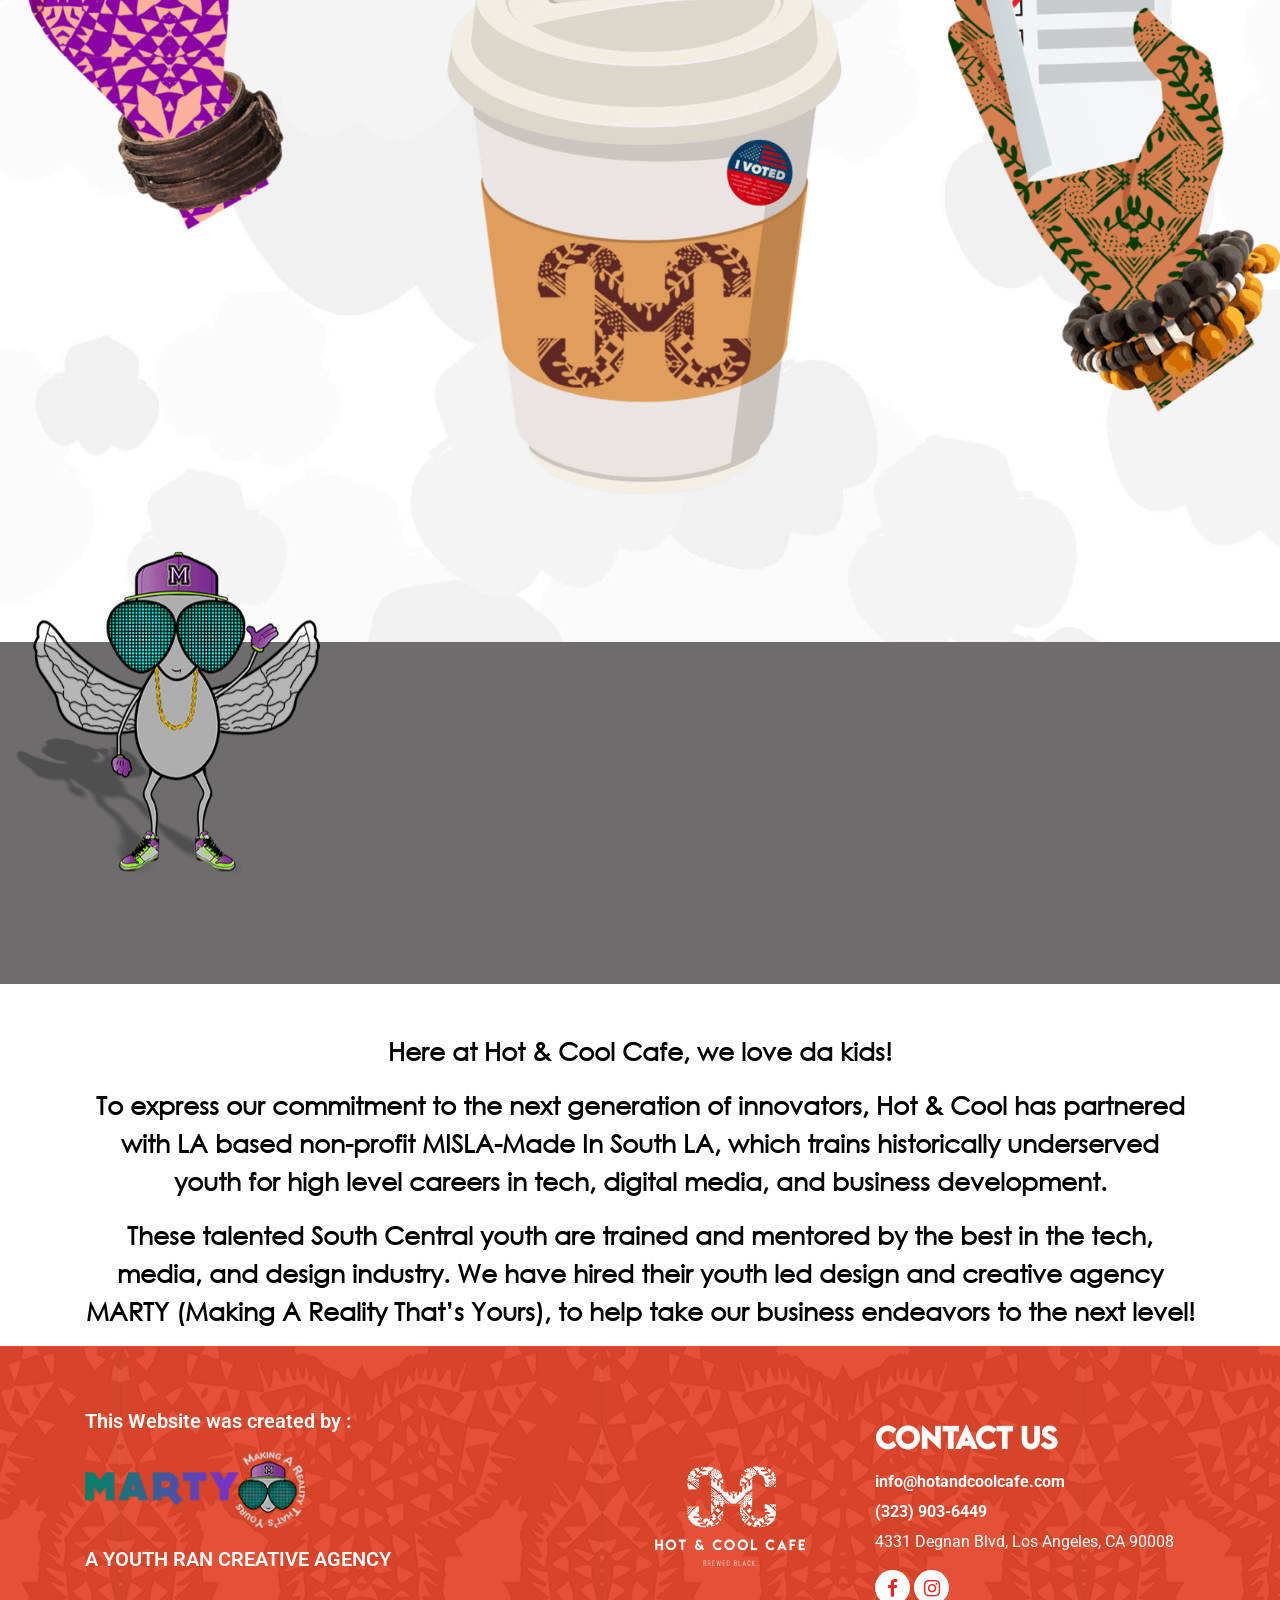
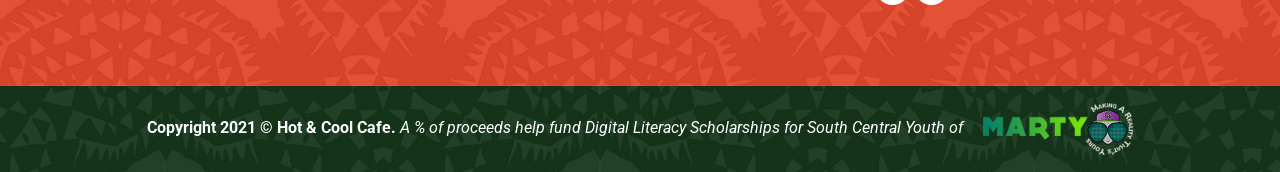
<file: youth-program.html>
<!DOCTYPE html>
<html lang="en">
<head>
    <meta charset="UTF-8">
    <meta name="viewport" content="width=device-width,initial-scale=1,user-scalable=yes">
    <title>Hot and Cool Cafe - Youth Program</title>
    <meta name="description" content="">
    <meta name="keywords" content="Hot and Cool Cafe">
    <meta name="author" content="Marty World">
    <!--styles-->
    <link rel="stylesheet" href="assets/css/bootstrap.min.css">
    <link rel="stylesheet" href="assets/css/font-awesome.min.css">
    <link rel="stylesheet" href="assets/plugin/slick/slick.css">
    <link rel="stylesheet" href="assets/plugin/slick/slick-theme.css">
    <link rel="stylesheet" href="assets/css/aos.css">
    <link rel="stylesheet" href="assets/css/app.css?v=1.3">
    <!--end styles-->
    <link rel="shortcut icon" href="favicon.ico" type="image/x-icon">
    <link rel="apple-touch-icon" href="assets/images/apple-touch-icon.png">
    <!-- Global site tag (gtag.js) - Google Analytics -->
<script async src="https://www.googletagmanager.com/gtag/js?id=G-P87N4N14MH"></script>
<script>
  window.dataLayer = window.dataLayer || [];
  function gtag(){dataLayer.push(arguments);}
  gtag('js', new Date());

  gtag('config', 'G-P87N4N14MH');
</script>
</head>
<body>
<section class="donate-section">
    <header>
        <div class="container">
            <nav class="navbar navbar-expand-lg navbar-light hc-navbar">
                <a class="navbar-brand" href="https://hotandcoolcafe.com/"><img src="assets/images/logo.png" alt="logo"></a>
                <button class="navbar-toggler" type="button" data-toggle="collapse" data-target="#navbarSupportedContent" aria-controls="navbarSupportedContent" aria-expanded="false" aria-label="Toggle navigation">
                    <i class="fa fa-bars text-white"></i>
                </button>
                <div class="collapse navbar-collapse" id="navbarSupportedContent">
                    <ul class="navbar-nav mr-auto">
                        <li class="nav-item">
                            <a class="nav-link" target="_blank" href="https://hotandcoolcafe.square.site/">MENU</a>
                        </li>
                        <li class="nav-item">
                            <a class="nav-link" href="https://hotandcoolcafe.com/#merch">MERCH</a>
                        </li>
                        <!--                        <li class="nav-item">-->
                        <!--                            <a class="nav-link" href="/hot-cool-cafe-voting.html">VOTING</a>-->
                        <!--                        </li>-->
                        <li class="nav-item">
                            <a class="nav-link" href="https://hotandcoolcafe.com/#north">H&C NORTH</a>
                        </li>
                        <li class="nav-item">
                            <a class="nav-link" href="https://www.crenshawcoffeeco.com/" target="_blank">CRENSHAW COFFEE CO</a>
                        </li>
         <li class="nav-item">
                               <a class="nav-link" href="about.html#social-impact">SOCIAL IMPACT</a>

                        </li>
                        <li class="nav-item">
                            <a class="nav-link" href="about.html">ABOUT</a>
                        </li>
                        <li class="nav-item ">
                            <a class="nav-link" href="about.html#faq">FAQ</a>
                        </li>
                        <li class="nav-item">
                            <a class="nav-link" href="blog.html">BLOG</a>
                        </li>
                        <li class="nav-item order-button" data-tilt="" data-tilt-reset="false" >
                            <a class="nav-link" target="_blank" href="https://hotandcoolcafe.square.site/">PLACE AN ORDER </a>
                        </li>
                    </ul>
                </div>
                <div class="donate-button">
                    <a href="https://www.gofundme.com/f/covid-19-seniors-and-families-in-need-meal-program" target="_blank"><img src="assets/images/H_C_donation_cup.png" alt="logo" class="img-fluid"></a>
                </div>
            </nav>

        </div>
    </header>
    <div class="container">
        <div class="hc-orange-box text-center">
            <img src="assets/images/hc-logo-1.png" width="180" class="img-fluid mb-4" alt="Logo">
            <h2 class="">Hot and Cool Cafe</h2>
            <h6 class="text-white">BREWED BLACK. </h6>
            <p class="mt-5 gothic-regular text-white">Hot & Cool Cafe brews its dollar where its heart is, by hiring local, youth led
                <br>creative agency MARTY as its external marketing team.</p>
        </div>
    </div>
</section>
<section class="voting-section parallax-img" data-speed="0.2">
    <div class="container">
        <div class="text-center">
            <h1 class="voting-heading text-center mb-5" data-aos="fade-in">
                YOUR DONATIONS GO A LONG WAY TOWARD <br>
                HOT & COOL’s COMMUNITY EFFORTS
            </h1>
            <a href="https://www.gofundme.com/f/covid-19-seniors-and-families-in-need-meal-program" target="_blank" class="btn btn-donate-now" data-tilt="" data-tilt-reset="false" data-aos="fade-up">DONATE & SUPPORT</a>
        </div>
    </div>
    <div class="text-center mt-5 mb-5">
        <img src="assets/images/HOTandCOOL_voting-page-1536x1214.png" class="img-fluid w-100" alt="Donate">
    </div>
</section>

<section class="donate-last-section position-relative">
    <div class="marty_donate mb-5">
        <div class="container-fluid">
            <div class="row">
                <div class="col-md-3">
                    <div class="marty-cap mb-4">
                        <img src="assets/images/marty.png" class="img-fluid" alt="Marty">
                    </div>
                </div>
                <div class="col-md-9">
                    <h1 class="voting-heading text-white mb-4" data-aos="fade-right">
                        WE are <img src="assets/images/marty-color.png" class="img-fluid pt-20" width="300px" alt="Marty">  A YOUTH BRAND AGENCY
                    </h1>
                    <h2 class="gothic-heading text-white text-center m-0" data-aos="fade-up">
                        MARTY is here to provide cost-effective, top-notch digital <br>
                        services to businesses and entreprenuers of South LA.
                    </h2>
                </div>
            </div>
        </div>
    </div>
    <div class="container text-center">
        <p class="gothic-regular">
            Here at Hot & Cool Cafe, we love da kids! </p>
        <p class="gothic-regular">
            To express our commitment to the next generation of innovators, Hot & Cool
            has partnered with LA based non-profit MISLA-Made In South LA, which trains
            historically underserved youth for high level careers in tech, digital media,
            and business development.  </p>
        <p class="gothic-regular">
            These talented South Central youth are trained and mentored by the best in the tech, media, and design industry. We have hired their youth led design and creative agency MARTY (Making A Reality That’s Yours), to help take our business endeavors
            to the next level!</p>
    </div>
</section>


<footer class="hc-footer">
    <div class="hc-footer-left">
        <div class="container">
            <div class="row">
                <div class="col-md-6">
                    <div class="mb-custom">
                        <p class="hc-footer-text text-white mb-3">This Website was created by :</p>
                        <a href="https://marty.world/" target="_blank">
                            <img src="assets/images/marty-logo.png" class="img-fluid mb-3" width="220" alt="logo">
                        </a>
                        <p class="hc-footer-text text-white">A YOUTH RAN CREATIVE AGENCY</p>
                    </div>
                </div>
                <div class="col-md-6">
                    <div class="hc-footer-right">
                        <div class="hc-footer-right-l">
                            <a href="https://hotandcoolcafe.com/">
                                <img src="assets/images/green-logo.png" class="img-fluid" width="150" alt="LOGO">
                            </a>
                        </div>
                        <div class="hc-footer-right-r">
                            <h3 class="font-weight-bold mb-3 lemonmilk-bold">CONTACT US</h3>
                            <p class="font-weight-bold"><a href="mailto:info@hotandcoolcafe.com">info@hotandcoolcafe.com</a></p>
                            <p class="font-weight-bold"><a href="tel:(323) 903-6449">(323) 903-6449</a></p>
                            <p class="m-0">4331 Degnan Blvd, Los Angeles, CA 90008</p>
                            <p class="mt-3 social_media">
                                <a href="https://www.facebook.com/hotandcoolcafe" target="_blank"><i class="fa fa-facebook"></i></a>
                                <a href="https://www.instagram.com/hotandcoolcafe/" target="_blank"><i class="fa fa-instagram"></i></a>
                            </p>
                        </div>
                    </div>
                </div>
            </div>
        </div>
    </div>
</footer>
<div class="hc-footer-copyright text-center">
    <div class="container">
        <p class="m-0"><strong>Copyright 2021 &copy; Hot & Cool Cafe.</strong> <span class="font-italic">A % of proceeds help fund Digital Literacy Scholarships for South Central Youth of </span><a href="https://marty.world/" target="_blank"><img src="assets/images/marty-logo1.png" alt="logo" class="img-fluid ml-3"></a></p>
    </div>
</div>






<!--Script Files-->
<script src="assets/js/jquery-v3.3.1.min.js"></script>
<script src="assets/js/popper-min.js"></script>
<script src="assets/js/bootstrap.min.js"></script>
<script src="assets/js/tilt.jquery.js"></script>
<script src="assets/plugin/slick/slick.js"></script>
<script src="https://apps.elfsight.com/p/platform.js" defer></script>
<script src="assets/js/aos.js"></script>
<script src="assets/plugin/jarallax/dist/jarallax.min.js"></script>
<script src="assets/js/app.js"></script>
<!--End-->
<script>
    var btn = $('#qodef-back-to-top');

    $(window).scroll(function() {
        if ($(window).scrollTop() > 800) {
            btn.addClass('show');
        } else {
            btn.removeClass('show');
        }
    });

    btn.on('click', function(e) {
        e.preventDefault();
        $('html, body').animate({scrollTop:0}, '300');
    });


</script>
</body>
</html>
</file>
<file: assets/css/app.css>
/*
================================
     Theme Fonts Family
================================
 */
@import "https://fonts.googleapis.com/css?family=Montserrat:300,300i,400,400i,500,500i,600,600i,700,800";
@import "https://fonts.googleapis.com/css2?family=Roboto:wght@400;500;700&display=swap";
@font-face {
  src: url("../fonts/MYRIADPRO-BOLDCOND2.OTF");
  font-family: myriad-pro-bold;
}
@font-face {
  src: url("../fonts/gothicb.ttf");
  font-family: gothicb;
}
@font-face {
  src: url("../fonts/CenturyGothic.ttf");
  font-family: CenturyGothic;
}
@font-face {
  src: url("../fonts/MYRIADPRO-REGULAR.OTF");
  font-family: myriad-pro-regular;
}
@font-face {
  src: url("../fonts/LEMONMILK-Regular.otf");
  font-family: lemonmilk-Regular;
}
@font-face {
  src: url("../fonts/LEMONMILK-bold.otf");
  font-family: lemonmilk-bold;
}
@font-face {
  src: url("../fonts/LEMONMILK-Medium.otf");
  font-family: lemonmilk-medium;
}
@font-face {
  src: url("../fonts/Angelic-Bonques-Script.otf");
  font-family: angelic-bonques-script;
}
/* line 6, ../sass/app.scss */
body {
  font-size: 14px;
  background: #fff;
  color: #000000;
  overflow-x: hidden;
  font-family: "Roboto", sans-serif;
}

/* line 14, ../sass/app.scss */
.hc-navbar {
  background: url("../images/menu-bg.png") center/contain no-repeat;
  padding: 0.8rem 0rem;
  /*margin: 0 2rem;*/
}
/* line 18, ../sass/app.scss */
.hc-navbar .navbar-nav {
  margin-left: 30px;
  align-items: center;
}
/* line 23, ../sass/app.scss */
.hc-navbar .navbar-nav .nav-item a {
  padding-left: 1.3rem;
  color: #FFF;
  font-size: 18px;
  font-family: myriad-pro-bold;
}
/* line 28, ../sass/app.scss */
.hc-navbar .navbar-nav .nav-item a:hover {
  color: #cb8834;
}
/* line 33, ../sass/app.scss */
.hc-navbar .navbar-nav .nav-item.active a {
  color: #cb8834;
}
/* line 39, ../sass/app.scss */
.hc-navbar .navbar-nav .order-button {
  background: url("../images/order-button.png") center/contain no-repeat;
  padding: 10px 0  10px 30px;
  margin-left: 50px;
  margin-right: 20px;
}
/* line 43, ../sass/app.scss */
.hc-navbar .navbar-nav .order-button a {
  font-family: lemonmilk-Regular;
  font-size: 12px;
}
/* line 46, ../sass/app.scss */
.hc-navbar .navbar-nav .order-button a:hover {
  color: #FFF;
}
/* line 54, ../sass/app.scss */
.hc-navbar .navbar-brand img {
  max-height: 33px;
  padding-left: 50px;
}

/* line 60, ../sass/app.scss */
.pro-carousel .item a:hover img {
  transform: scale(1.1);
}

/* line 63, ../sass/app.scss */
#qodef-back-to-top {
  position: fixed;
  right: 0;
  bottom: 15px;
  z-index: 100;
  padding: 10px;
  opacity: 0;
  color: #000;
  transition: color .3s, opacity .5s, visibility .5s;
}

/* line 74, ../sass/app.scss */
a:focus {
  outline: none !important;
}

/* line 77, ../sass/app.scss */
#qodef-back-to-top svg {
  fill: #fff;
}

/* line 80, ../sass/app.scss */
#qodef-back-to-top.show {
  opacity: 1;
  visibility: visible;
}

/* line 85, ../sass/app.scss */
.donate-button {
  position: absolute;
  top: -35px;
  right: -127px;
}
/* line 89, ../sass/app.scss */
.donate-button img {
  max-height: 110px;
  transition: .4s all;
}
/* line 92, ../sass/app.scss */
.donate-button img:hover {
  transform: scale(1.1);
}

/* line 97, ../sass/app.scss */
.navbar-toggler:focus, .navbar-toggler:hover {
  text-decoration: none;
  border: 0;
  outline: none;
}

/* line 102, ../sass/app.scss */
.navbar-toggler:focus .fa, .navbar-toggler:hover .fa {
  color: #e78600 !important;
}

/* line 105, ../sass/app.scss */
.slick-slider {
  display: flex !important;
}

/* line 109, ../sass/app.scss */
.slick-slide {
  max-width: 100%;
}

/* line 112, ../sass/app.scss */
.home-section {
  padding: 60px 0 100px;
  background: url("../images/bg1.jpg") center/cover no-repeat;
}

/* line 116, ../sass/app.scss */
.donate-section {
  padding: 60px 0 0;
  background: url(../images/HOTandCOOL_donation-page.jpg) center/cover no-repeat, #e06c2f;
}
.about-header-section {
  padding: 60px 0;
  background: url(../images/bg1.jpg) center/cover no-repeat, #e06c2f;
}

/* line 120, ../sass/app.scss */
.pro-section {
  padding: 70px 0 100px;
  background: url("../images/bg2.jpg") center/cover no-repeat;
}

/* line 124, ../sass/app.scss */
.merch-section {
  padding: 70px 0 80px;
  background: url("../images/bgmerch.jpg") center/cover no-repeat;
}
.merch-section, .merch-section , .pro-section , .checkout-section{
  position: relative;
}

/* line 128, ../sass/app.scss */
.checkout-section {
  background: url("../images/bg3.jpg") center/cover no-repeat;
}

/* line 132, ../sass/app.scss */
.green-section {
  position: relative;
  background: url("../images/bg4.jpg") center/cover no-repeat;
  padding-bottom: 60px;
}

/* line 138, ../sass/app.scss */
.h1 {
  font-size: 44px;
  font-family: lemonmilk-medium;
  color: #522e28;
}

/* line 143, ../sass/app.scss */
.hc-center-logo {
  position: absolute;
  top: 0;
  right: -310px;
  z-index: 1;
}

/* line 149, ../sass/app.scss */
.para1 {
  font-size: 26px;
  color: #522d28;
  font-weight: 600;
}
.para3 {
  font-size: 24px;
  font-weight: 500;
}
.para4 {
  font-size: 27px;
  font-weight: 600;
}
.mb-6 {
    margin-bottom: 6rem;
}
.mt-6 {
    margin-top: 6rem;
}

.white-box  .img_left img,.white-box  .img_right img{
  max-height: 310px;
}
.white-box  .img_left ,.white-box  .img_right{
  position: absolute;
  bottom: -42px;
  z-index: 1;
}
.center-social-mt {
  margin-top: -50px;
  z-index: 100;
  position: relative;
  margin-right: 100px;
}
.hc-footer-heading {

}
.white-box  .img_left {
  left: 0;
}
.hhc_collapse {
    margin: 40px 0;
}

.hhc_collapse .btn_collapse:hover,
.hhc_collapse .btn_collapse:focus {
    background: #89485C;
    box-shadow: none;
}
.hhc_collapse .btn_collapse{
    background: #78384c;
    border-radius: 0; position: relative;
    color: #FFF;
    font-size: 26px;
    font-weight: 600;
    padding: 25px;
    width: 100%;
    text-align: left;
    transition: .3s all ease-in-out;
}
.hhc_collapse .card{
    background: transparent;
    border: 0;    line-height: 48px;
    color: #FFF;    font-weight: 500;
    font-size: 24px; display: block;
    padding: 40px 0 0;
}
.hhc_collapse .card a{
    color: #ff8319;
}

.hhc_collapse .btn_collapse::before{
    content: "\f0d8";
    font-family: FontAwesome;
    position: absolute;
    float: right;
    background: #FFF;
    color: #5d2828;
    border-radius: 100%;
    height: 30px;
    width: 30px;
    text-align: center;
    font-size: 16px;
    line-height: 1.7;
    margin-top: 5px;
    right: 25px;
    top: 29px;
}
.hhc_collapse .btn_collapse.collapsed::before{
    content: "\f0d7";
}

.white-box  .img_center {
  transform: scale(1.7);
}
.white-box  .img_right {
  right: 0;
}
/* line 154, ../sass/app.scss */
.para1, .para2, .para3 , .para4 ,.hc-footer-para{
  font-family: "Montserrat", sans-serif;
}
.hhc_collapse .btn_collapse, .hhc_collapse .card-body {
  font-family: CenturyGothic;
}
.hc-footer-para {
  font-size: 18pt;
  color: #FFF;
  padding: 0 50px;
  font-weight: 500;
}
/* line 157, ../sass/app.scss */
.hc-orange-box {
  padding: 100px 0;
}
/* line 159, ../sass/app.scss */
.hc-orange-box h2 {
  font-family: lemonmilk-medium;
  letter-spacing: 2px;
  font-size: 25pt;
  color: #FFF;
}
/* line 165, ../sass/app.scss */
.hc-orange-box h6 {
  font-family: "Montserrat", sans-serif;
  font-size: 14px;
  letter-spacing: 2px;
  font-weight: 400;
}

/* line 172, ../sass/app.scss */
.para2 {
  font-size: 26px;
  color: #fff;
  line-height: 46px;
  font-weight: 600;
  margin-top: 30px;
  margin-bottom: 30px;
}

/* line 180, ../sass/app.scss */
.berry-white {
  font-size: 42px;
  color: #4d222e;
}

/* line 184, ../sass/app.scss */
.berry-white-sub {
  font-family: "Montserrat", sans-serif;
  font-size: 32px;
  line-height: 58px;
  font-weight: 700;
}

/* line 190, ../sass/app.scss */
.berry-white-sub.f28 {
  font-size: 28px;
}

/* line 193, ../sass/app.scss */
.navy-blue {
  color: #1f0d7e;
}

/* line 196, ../sass/app.scss */
.lemonmilk-bold {
  font-family: lemonmilk-bold;
}

/* line 199, ../sass/app.scss */
.lemonmilk-bold,.hc-footer-heading {
  font-family: lemonmilk-medium;
}

/* line 202, ../sass/app.scss */
.btn-insta, .btn-learn-more, .btn-place-ordered, .btn-place-ordered2, .btn-place-ordered3,.btn-donate-now2 , .btn-donate-now,
.btn-learn-more:focus, .btn-place-ordered:focus, .btn-place-ordered2:focus, .btn-place-ordered3:focus, .btn-donate-now:focus {
  font-family: lemonmilk-medium;
  font-size: 20px;
  color: #FFF;
  width: 312px;
  padding: 35px 0 35px 70px;
  line-height: 20px;
}
/* line 211, ../sass/app.scss */
.btn-insta:hover, .btn-learn-more:hover, .btn-place-ordered:hover, .btn-place-ordered2:hover, .btn-place-ordered3:hover, .btn-donate-now:hover,.btn-donate-now2:hover,
.btn-learn-more:focus:hover, .btn-place-ordered:focus:hover, .btn-place-ordered2:focus:hover, .btn-place-ordered3:focus:hover, .btn-donate-now:focus:hover {
  color: #FFF;
}

/* line 215, ../sass/app.scss */
.btn-learn-more {
  background: url(../images/learn-more.png) center/contain no-repeat;
}

/* line 218, ../sass/app.scss */
.btn-insta {
  background: url(../images/insta-btn.png) center/contain no-repeat;
  font-size: 22px;
  line-height: 28px;
}

/* line 223, ../sass/app.scss */
.btn-donate-now {
  background: url(../images/donate-btn.png) center/contain no-repeat;
}
/* line 223, ../sass/app.scss */
.btn-donate-now2 {
  background: url(../images/order-button2.png) center/contain no-repeat;
}

/* line 226, ../sass/app.scss */
.btn-place-ordered {
  font-size: 22px;
  background: url(../images/palced-order.png) center/contain no-repeat;
}

/* line 230, ../sass/app.scss */
.btn-place-ordered2 {
  background: url(../images/order-now.png) center/contain no-repeat;
  font-size: 22px;
}

/* line 234, ../sass/app.scss */
.btn-place-ordered3 {
  background: url(../images/yellow-order-button.png) center/contain no-repeat;
  font-size: 22px;
  color: #2e5056;
  line-height: 28px;
}
/* line 239, ../sass/app.scss */
.btn-place-ordered3:hover {
  color: #2e5056;
}

/* line 243, ../sass/app.scss */
.section-heading {
  text-transform: uppercase;
  font-family: lemonmilk-medium;
  text-align: center;
  color: #FFF;
  padding: 22px;
  font-size: 50px;
  margin-bottom: 0;
}

/* line 252, ../sass/app.scss */
.slick-arrow img {
  max-width: 20px;
}

/* line 255, ../sass/app.scss */
.slick-prev {
  left: -55px;
}

/* line 257, ../sass/app.scss */
.slick-next {
  right: -55px;
}

/* line 260, ../sass/app.scss */
.sh-orange {
  background: url("../images/orange-heading.png") center/contain no-repeat;
}

/* line 263, ../sass/app.scss */
.sh-merch {
  background: url("../images/merch-heading.png") center/contain no-repeat;
}

/* line 266, ../sass/app.scss */
.hs-shadepink {
  background: url("../images/shadepink-heading.png") center/contain no-repeat;
}
.hs-about {
  background: url("../images/black-heading.png") center/contain no-repeat;
}
.sh-faq {
  background: url("../images/faq-heading.png") center/contain no-repeat;
}

/* line 269, ../sass/app.scss */
.hs-grey {
  background: url("../images/grey-heading.png") center/contain no-repeat;
  color: #2e5056;
}
.hs-social {
  background: url("../images/social-heading.png") center/contain no-repeat;
  color: #2e5056;
}

/* line 273, ../sass/app.scss */
.pt100 {
  padding-top: 100px;
}

/* line 276, ../sass/app.scss */
.hc-orange-heading {
  color: #c5744c;
  font-size: 40px;
  font-family: lemonmilk-medium;
}

/* line 281, ../sass/app.scss */
.text-black {
  color: #000;
}

/* line 284, ../sass/app.scss */
.pro-carousel h4 {
  font-family: angelic-bonques-script;
  font-size: 42px;
  color: #FFF;
  font-weight: 700;
  letter-spacing: 0px;
  padding: 3px;
}

/* line 292, ../sass/app.scss */
.heading-middle {
  position: absolute;
  top: -50px;
  z-index: 1;
  width: 100%;
  left: 0;
}

/* line 299, ../sass/app.scss */
.blog_heading {
  font-size: 18px;
  font-family: lemonmilk-medium;
  color: #414141;
  min-height: 43.2px;
}

/* line 305, ../sass/app.scss */
.blog_post p {
  font-family: CenturyGothic;
  font-weight: 600;
  font-size: 16px;
  color: #8d8d8d;
}

/* line 311, ../sass/app.scss */
.blog_post {
  background: #FFF;
  box-shadow: 0px 0px 10px #ddd;
  border-radius: 5px;
  overflow: hidden;
  transition: .3s all ease-in-out;
}
/* line 317, ../sass/app.scss */
.blog_post .blog_meta {
  padding: 25px 20px;
}
/* line 320, ../sass/app.scss */
.blog_post:hover {
  transform: scale(1.05) !important;
}

/* line 325, ../sass/app.scss */
.blog_detail p {
  font-family: myriad-pro-regular;
  font-size: 18px;
  font-weight: 400;
  color: #555555d1;
}
/* line 331, ../sass/app.scss */
.blog_detail a {
  color: #a50e0e;
}
/* line 334, ../sass/app.scss */
.blog_detail h2 {
  font-size: 26px;
  letter-spacing: .8px;
  font-family: lemonmilk-medium;
}
/* line 339, ../sass/app.scss */
.blog_detail h3 {
  font-size: 22px;
  letter-spacing: .8px;
  font-family: lemonmilk-Regular;
}

/* line 346, ../sass/app.scss */
.time-heading {
  font-size: 32px;
  color: #FFF;
  font-family: lemonmilk-medium;
}

/* line 353, ../sass/app.scss */
.owl-orange-bg {
  background: url(../images/owl-orange.png) center/contain no-repeat;
  text-shadow: 2px 0 0 #d38e3e, -2px 0 0 #d38e3e, 0 2px 0 #d38e3e, 0 -2px 0 #d38e3e, 1px 1px #d38e3e, -1px -1px 0 #d38e3e, 1px -1px 0 #d38e3e, -1px 1px 0 #d38e3e;
}

/* line 357, ../sass/app.scss */
.owl-green-bg {
  background: url(../images/owl-green.png) center/contain no-repeat;
  text-shadow: 2px 0 0 #1c331c, -2px 0 0 #1c331c, 0 2px 0 #1c331c, 0 -2px 0 #1c331c, 1px 1px #1c331c, -1px -1px 0 #1c331c, 1px -1px 0 #1c331c, -1px 1px 0 #1c331c;
}

/* line 361, ../sass/app.scss */
.owl-pinkred-bg {
  background: url(../images/owl-pinkred.png) center/contain no-repeat;
  text-shadow: 2px 0 0 #601922, -2px 0 0 #601922, 0 2px 0 #601922, 0 -2px 0 #601922, 1px 1px #601922, -1px -1px 0 #601922, 1px -1px 0 #601922, -1px 1px 0 #601922;
}

/* line 365, ../sass/app.scss */
.owl-shadered-bg {
  background: url(../images/owl-shade-red.png) center/contain no-repeat;
  text-shadow: 2px 0 0 #cf5137, -2px 0 0 #cf5137, 0 2px 0 #cf5137, 0 -2px 0 #cf5137, 1px 1px #cf5137, -1px -1px 0 #cf5137, 1px -1px 0 #cf5137, -1px 1px 0 #cf5137;
}

/* line 369, ../sass/app.scss */
.voting-section {
  padding: 100px 0;
  background: url(../images/HOTandCOOL_donation-bg01.jpg) center/cover no-repeat;
}
.faq-section {
  padding: 100px 0;
  background: url(../images/faq-bg.png) center/cover no-repeat;
}
.about-section {
  margin-top: -50px;
  position: relative;
  padding: 60px 0;
  background: url(../images/h&c-black-bg.png) top center/cover no-repeat;
}
.social-section {
  padding: 0 0 40px;
  background: url(../images/bg2.jpg) center/cover no-repeat;
}
.enterprise-section {
  background: url(../images/bg7.png) top center/cover no-repeat;
}
.enterprise-section,.black-center-section,.orange-center-section {
  padding: 100px 0 80px;
}
.enterprise-section,.black-center-section {
  margin-top: -50px;
}

.black-center-section {
  background: url(../images/bg6.png) top center/cover no-repeat;
  position: relative;
}
.orange-center-section {
  position: relative;
  background: url(../images/bg8.png) top center/cover no-repeat;
}

.voting-heading {
  font-size: 32pt;
  color: #000;
}
.voting-heading, .black-center-section h2 {
  font-family: lemonmilk-medium;
}
.h2-rotate {
  transform: rotate(270deg);
  position: absolute;
  top: 470px;
  left: -300px;
}

.h2-rotate-right {
  transform: rotate(90deg);
  position: absolute;
  top: 490px;
  right: -300px;
}

.black-center-section h2 {
  font-size: 26pt;
  color: #5a5b5b;
}

/* line 381, ../sass/app.scss */
.pt-20 {
  margin-top: -20px;
}

/* line 384, ../sass/app.scss */
.voting-heading br {
  display: none;
}

/* line 387, ../sass/app.scss */
.marty_donate {
  background-color: #6e6c6c;
  padding: 50px 0 33px;
}

/* line 391, ../sass/app.scss */
.marty-cap {
  position: absolute;
  top: -140px;
  z-index: 1;
}

/* line 395, ../sass/app.scss */
.gothic-regular {
  font-family: CenturyGothic;
  font-size: 19pt;
  font-weight: 600;
}

/* line 400, ../sass/app.scss */
.gothic-heading {
  font-family: gothicb;
  font-size: 26pt;
  font-weight: 700;
}

/* line 405, ../sass/app.scss */
.hc-footer {
  position: relative;
  float: left;
  background: url("../images/footer-top.png") center/cover no-repeat;
  width: 100%;
}

/* line 420, ../sass/app.scss */
a, .pro-carousel .item a img, .pro-carousel .item a h4 {
  -webkit-transition: 0.3s cubic-bezier(0.55, 0.06, 0.68, 0.19);
  -ms-transiion: 0.3s cubic-bezier(0.55, 0.06, 0.68, 0.19);
  -moz-transition: 0.3s cubic-bezier(0.55, 0.06, 0.68, 0.19);
  transition: 0.3s cubic-bezier(0.55, 0.06, 0.68, 0.19);
}
/* line 425, ../sass/app.scss */
a:hover, .pro-carousel .item a img:hover, .pro-carousel .item a h4:hover {
  text-decoration: none;
}

/* line 429, ../sass/app.scss */
.btn-pri {
  background-color: #528bcc;
  border-radius: 0;
  font-size: 13px;
}

/* line 434, ../sass/app.scss */
.hc-footer-left {
  padding: 60px 0;
}

/* line 440, ../sass/app.scss */
.hc-footer-copyright {
  background: url("../images/footer-copyright.png") center/cover no-repeat;
}

/* line 443, ../sass/app.scss */
.hc-footer-text {
  font-size: 20px;
  font-weight: 600;
  margin-bottom: 7px;
}

/* line 448, ../sass/app.scss */
.team-marty {
  padding-left: 0;
  list-style: none;
  text-align: center;
  margin-bottom: 0;
}
/* line 453, ../sass/app.scss */
.team-marty li {
  padding: 0 5px;
  display: inline-block;
  text-align: center;
}
/* line 454, ../sass/app.scss */
.team-marty li p {
  margin-bottom: 0;
  font-size: 8pt;
  color: #FFF;
}
/* line 459, ../sass/app.scss */
.team-marty li h5 {
  font-family: lemonmilk-medium;
  font-size: 9pt;
  color: #FFF;
  margin-bottom: 2px;
}
/* line 468, ../sass/app.scss */
.team-marty li img {
  width: 120px;
}
.social_media i{
    transition: .4s all ease-in-out;
    background: #fff;
    color: #e32929;
    height: 35px;
    width: 35px;
    text-align: center;
    line-height: 37px;
    border-radius: 100%;
    font-size: 19px;
}
.social_media i:hover{
    background: #e32929;
    color: #fff;
}

/* line 473, ../sass/app.scss */
.hc-footer-right {
  float: left;
  font-size: 16px;
  color: #fff;
  display: flex;
  align-items: center;
  justify-content: center;
  padding: 15px 0;
}
/* line 483, ../sass/app.scss */
.hc-footer-right a {
  color: #fff;
}
/* line 486, ../sass/app.scss */
.hc-footer-right .hc-footer-right-r p {
  margin-bottom: 6px;
}

/* line 490, ../sass/app.scss */
.pr-sm-0 {
  padding-right: 0;
}

/* line 493, ../sass/app.scss */
.f20 {
  font-size: 20px;
}

/* line 496, ../sass/app.scss */
.hc-footer-right-l {
  width: 220px;
  padding-right: 20px;
}

/* line 500, ../sass/app.scss */
.hc-footer-copyright {
  float: left;
  width: 100%;
  padding: 17px 0;
}
.d-sm-p {
  margin-left: 3rem;
}
/* line 504, ../sass/app.scss */
.hc-footer-copyright p {
  font-size: 16px;
  color: #FFF;
}
/* line 508, ../sass/app.scss */
.hc-footer-copyright img {
  max-width: 150px;
}

/* line 515, ../sass/app.scss */
.right-side-juice {
  position: absolute;
  top: 20%;
  right: 0;
  max-width: 170px;
  -webkit-animation-name: float_up_down;
  -webkit-animation-duration: 5s;
  -webkit-animation-iteration-count: infinite;
  -webkit-animation-timing-function: linear;
}

/* Bob Up Down*/
@-webkit-keyframes float_up_down {
  0% {
    -webkit-transform: translateY(0px);
    transform: translateY(0px);
    opacity: 1;
  }
  50% {
    -webkit-transform: translateY(30px);
    transform: translateY(30px);
    opacity: 1;
  }
  100% {
    -webkit-transform: translateY(0px);
    transform: translateY(0px);
    opacity: 1;
  }
}
@keyframes float_up_down {
  0% {
    transform: translateY(0px);
    transform: translateY(0px);
    opacity: 1;
  }
  50% {
    transform: translateY(30px);
    transform: translateY(30px);
    opacity: 1;
  }
  100% {
    transform: translateY(0px);
    transform: translateY(0px);
    opacity: 1;
  }
}
/* line 566, ../sass/app.scss */
.slick-next:before, .slick-prev:before {
  display: none;
}

/*
==========================
    Media Queries
==========================
*/
@media (max-width: 1200px) {
  /* line 9, ../sass/_screen.scss */
  .right-side-juice {
    max-width: 120px;
  }

  /* line 12, ../sass/_screen.scss */
  .berry-white-sub br {
    display: none;
  }
}
@media (max-width: 991px) {
  .about-page .heading-middle {
    top: -35px;
    left: 0;
    width: 100%;
  }
  .d-sm-n {
    display: none;
  }
  /* line 17, ../sass/_screen.scss */
  #qodef-back-to-top {
    display: none !important;
  }

  /* line 20, ../sass/_screen.scss */
  .marty-cap {
    position: relative;
    top: 0;
  }

  /* line 24, ../sass/_screen.scss */
  .hc-center-logo {
    top: 40px;
    right: -185px;
  }

  /* line 28, ../sass/_screen.scss */
  .hc-center-logo img {
    max-width: 290px;
  }

  /* line 32, ../sass/_screen.scss */
  .hc-navbar .navbar-nav .order-button {
    margin-left: 0px;
    padding: 10px 0 10px 45px;
    width: 160px;
  }

  /* line 37, ../sass/_screen.scss */
  .hc-navbar .navbar-nav {
    margin-left: 0;
    align-items: baseline;
  }

  /* line 41, ../sass/_screen.scss */
  .hc-navbar .navbar-brand img {
    max-height: 33px;
    padding-left: 0;
  }

  /* line 45, ../sass/_screen.scss */
  .hc-navbar {
    padding: 1rem;
    margin: 0;
    background-color: #133419;
  }

  /* line 50, ../sass/_screen.scss */
  .hc-navbar .navbar-nav .nav-item a {
    padding-left: 0;
  }

  /* line 53, ../sass/_screen.scss */
  .section-heading {
    background-size: cover !important;
    font-size: 36px;
    padding: 10px;
  }

  /* line 58, ../sass/_screen.scss */
  .right-side-juice {
    top: 30%;
    max-width: 80px;
  }

  /* line 62, ../sass/_screen.scss */
  .para2 {
    font-size: 20px;
    line-height: 36px;
  }

  /* line 66, ../sass/_screen.scss */
  .time-heading {
    font-size: 28px;
  }

  /* line 69, ../sass/_screen.scss */
  .hc-orange-heading {
    font-size: 36px;
  }

  /* line 72, ../sass/_screen.scss */
  .pro-carousel .item, .para2, .time-heading {
    padding: 0 15px;
  }

  /* line 75, ../sass/_screen.scss */
  .heading-middle {
    top: -35px;
    left: auto;
    width: 690px;
  }

  /* line 80, ../sass/_screen.scss */
  .berry-white-sub {
    font-size: 28px;
    line-height: 38px;
  }

  /* line 85, ../sass/_screen.scss */
  .donate-button {
    top: -20px;
    right: 50px;
  }
  .para4 {
    font-size: 20px;
  }
}
@media (max-width: 767px) {
  .d-sm-p {
    margin-left: 0;
  }
  .black-center-section h2 {
    font-size: 16pt;
  }
  .hc-footer-para {
    padding: 0;
  }
  .h2-rotate {
    top: 400px;
    left: -190px;
  }
  .h2-rotate-right {
    top: 370px;
    right: -200px;
  }
  .p-05 {
    padding: 0 30px;
  }
  .about-section {
    margin-top: -100px;
    padding: 170px 0;
  }
  .hhc_collapse .btn_collapse,.hhc_collapse .card {
    font-size: 18px;
  }
  .hhc_collapse .card {
    line-height: 34px;
    padding: 20px 0 0;
  }  .hhc_collapse .btn_collapse::before{
         top: 19px;
       }
  .hhc_collapse .btn_collapse{
       padding: 25px 65px 25px 25px;white-space: inherit;
   }.hhc_collapse {
     margin: 20px 0;
   }
  .white-box .img_left, .white-box .img_right {
    position: relative;top: 0px; margin: 20px 0;
    padding: 30px 0;
  }
  .white-box .img_left{
    text-align: left;
  }
  .white-box .img_right {
    text-align: right;
  }
    /* line 93, ../sass/_screen.scss */
  .hc-footer-left, .hc-footer-right {
    width: 100%;
  }

  /* line 96, ../sass/_screen.scss */
  .team-marty li h5 {
    font-size: 16pt;
    margin-top: 5px;
  }

  /* line 100, ../sass/_screen.scss */
  .hc-footer-right-l {
    width: 220px;
    display: inline-block;
    padding-right: 0px;
  }
  /* line 104, ../sass/_screen.scss */
  .hc-footer-right-l img {
    margin-bottom: 40px;
  }

  /* line 108, ../sass/_screen.scss */
  .hc-footer-right {
    display: block;
    padding: 15px;
    text-align: center;
  }

  /* line 113, ../sass/_screen.scss */
  .team-marty li p {
    font-size: 14px;
  }

  /* line 116, ../sass/_screen.scss */
  .pr-sm-0 {
    padding-right: 15px;
  }

  /* line 119, ../sass/_screen.scss */
  .mb-custom {
    margin-bottom: 30px;
    text-align: center;
  }

  /* line 123, ../sass/_screen.scss */
  .hc-footer-right {
    font-size: 14px;
  }

  /* line 126, ../sass/_screen.scss */
  .team-marty li img {
    width: 200px;
  }

  /* line 129, ../sass/_screen.scss */
  .team-marty li {
    margin-bottom: 20px;
  }

  /* line 132, ../sass/_screen.scss */
  .hc-footer {
    display: block;
  }

  /* line 135, ../sass/_screen.scss */
  .hc-footer-right {
    padding: 40px 0;
  }

  /* line 138, ../sass/_screen.scss */
  .home-section {
    padding-top: 30px;
  }

  /* line 142, ../sass/_screen.scss */
  .voting-heading {
    font-size: 24pt;
    text-align: center;
  }

  /* line 146, ../sass/_screen.scss */
  .heading-middle {
    width: 100%;
    left: 0;
  }

  /* line 150, ../sass/_screen.scss */
  .hc-center-logo {
    position: relative;
    text-align: center;
    top: auto;
    right: auto;
    padding: 20px;
  }

  /* line 157, ../sass/_screen.scss */
  .hc-center-logo img {
    max-width: 100%;
  }

  /* line 160, ../sass/_screen.scss */
  .h1 {
    font-size: 40px;
    margin-bottom: 40px;
  }

  /* line 164, ../sass/_screen.scss */
  .para1 {
    margin-top: 45px;
    margin-bottom: 45px;
  }

  /* line 168, ../sass/_screen.scss */
  .slick-prev {
    left: 0px;
  }

  /* line 171, ../sass/_screen.scss */
  .slick-next {
    right: 0px;
  }

  /* line 174, ../sass/_screen.scss */
  .pro-carousel h4 {
    padding: 8px 20px;
  }

  /* line 177, ../sass/_screen.scss */
  .mb-sm-mob {
    margin-bottom: 40px;
  }

  /* line 180, ../sass/_screen.scss */
  .mt-sm-mob {
    margin-top: 40px;
  }

  /* line 183, ../sass/_screen.scss */
  .pt100 {
    padding-top: 50px;
  }

  /* line 186, ../sass/_screen.scss */
  .checkout-section {
    padding-bottom: 60px;
  }
}
@media (max-width: 576px) {
  .slick-prev {
    left: 5px;
  }

  /* line 171, ../sass/_screen.scss */
  .slick-next {
    right: 5px;
  }
  .para4 {
    margin-top: 30px;
    text-align: center;
  }
  .slick-arrow img {
    max-width: 10px;
  }
  p br{
        display: none;
    }
  /* line 191, ../sass/_screen.scss */
  .btn-insta, .btn-learn-more, .btn-place-ordered, .btn-place-ordered2, .btn-place-ordered3, .btn-learn-more:focus, .btn-place-ordered:focus, .btn-place-ordered2:focus, .btn-place-ordered3:focus {
    width: 265px;
  }

  /* line 195, ../sass/_screen.scss */
  .right-side-juice {
    top: 40%;
    max-width: 50px;
  }

  /* line 199, ../sass/_screen.scss */
  .berry-white-sub {
    font-size: 20px;
    line-height: 36px;
  }

  /* line 203, ../sass/_screen.scss */
  .para2 br {
    display: none;
  }

  /* line 206, ../sass/_screen.scss */
  .donate-button {
    top: -10px;
    right: 70px;
  }

  /* line 210, ../sass/_screen.scss */
  .gothic-heading {
    font-size: 20pt;
  }

  /* line 213, ../sass/_screen.scss */
  .pt-20 {
    margin-top: 0;
  }

  /* line 216, ../sass/_screen.scss */
  .gothic-regular {
    font-size: 16pt;
  }

  /* line 219, ../sass/_screen.scss */
  .donate-button img {
    max-height: 90px;
  }
}


        .font-20 {
            font-size:20px
        }
        .bg-mehroon {
            background-color:#89495d !important;
        }
        .wonders_heading {
            font-family: lemonmilk-medium;
            font-size: 49px;
        }
        .bg-wonder-light {
            background-color :#eed5ce;

        }
        .text-mehroon {
            color: #89495d;
        }
        .line-height-1 {
            line-height: 2.3;
        }
        .p-custom {
            padding: 2px 2px 2px 6px;
        }
        .p-custom-lg {
            padding:2px 7px 2px 6px
        }
        .opacity-white-bg{
            background: #ffffffad;
        }
        .wonder-section {
            box-shadow: 0px 0px 10px #ddd;
            border-radius: 5px;
            overflow: hidden;
            transition: .3s all ease-in-out;
        }
        .wonder-section p {
            font-family: CenturyGothic;
            font-weight: 600;
            font-size: 16px;
            color:black;
        }
        .wonder-meta {
            padding: 25px 20px;
        }
       .text-black {
           color:black;
       }
       .font-24 {
           font-size:24px;
           font-weight:600;
       }
        /*.wonder-heading {*/
        /*    font-size: 18px;*/
        /*    font-family: lemonmilk-medium;*/
        /*    color: black;*/
        /*    min-height: 43.2px;*/
        /*}*/
</file>
